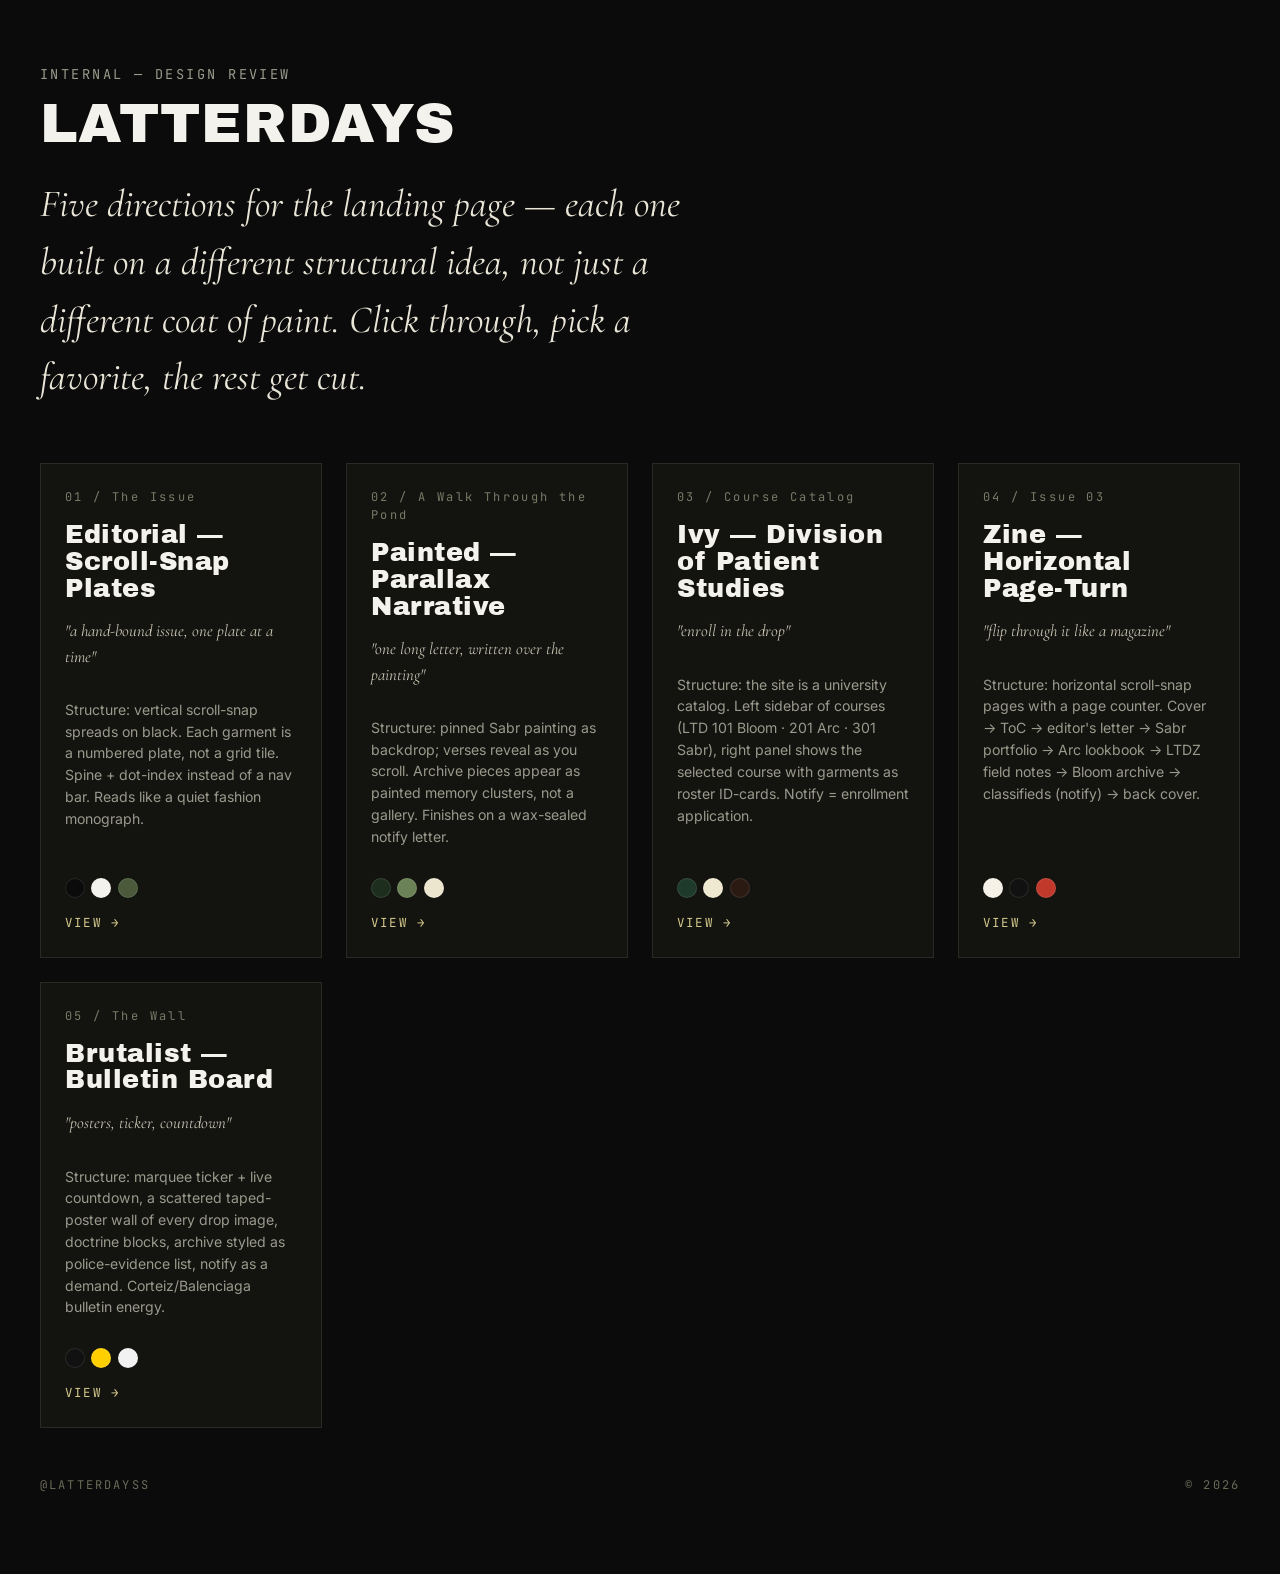
<file: index.html>
<!doctype html>
<html lang="en">
<head>
  <meta charset="utf-8" />
  <meta name="viewport" content="width=device-width,initial-scale=1" />
  <title>LATTERDAYS — Pick a Design</title>
  <meta name="description" content="Latterdays — five design directions for the brand's landing site. Pick one." />
  <link rel="stylesheet" href="styles/base.css" />
  <link rel="stylesheet" href="styles/chooser.css" />
</head>
<body class="chooser">
  <header class="chooser-head">
    <span class="sub">Internal — design review</span>
    <div class="wordmark">LATTERDAYS</div>
    <h1>Five directions for the landing page — each one built on a different structural idea, not just a different coat of paint. Click through, pick a favorite, the rest get cut.</h1>
  </header>

  <main class="chooser-grid">
    <a class="chooser-card" href="v1-editorial.html">
      <span class="num">01 / The Issue</span>
      <div class="name">Editorial — Scroll-Snap Plates</div>
      <div class="tag">"a hand-bound issue, one plate at a time"</div>
      <p class="desc">Structure: vertical scroll-snap spreads on black. Each garment is a numbered plate, not a grid tile. Spine + dot-index instead of a nav bar. Reads like a quiet fashion monograph.</p>
      <div class="swatches">
        <span class="swatch" style="background:#0b0b0b"></span>
        <span class="swatch" style="background:#f4f2ec"></span>
        <span class="swatch" style="background:#4a5a3a"></span>
      </div>
      <span class="view">View →</span>
    </a>

    <a class="chooser-card" href="v2-painted.html">
      <span class="num">02 / A Walk Through the Pond</span>
      <div class="name">Painted — Parallax Narrative</div>
      <div class="tag">"one long letter, written over the painting"</div>
      <p class="desc">Structure: pinned Sabr painting as backdrop; verses reveal as you scroll. Archive pieces appear as painted memory clusters, not a gallery. Finishes on a wax-sealed notify letter.</p>
      <div class="swatches">
        <span class="swatch" style="background:#1d2e1e"></span>
        <span class="swatch" style="background:#6a8255"></span>
        <span class="swatch" style="background:#ede6cf"></span>
      </div>
      <span class="view">View →</span>
    </a>

    <a class="chooser-card" href="v3-ivy.html">
      <span class="num">03 / Course Catalog</span>
      <div class="name">Ivy — Division of Patient Studies</div>
      <div class="tag">"enroll in the drop"</div>
      <p class="desc">Structure: the site is a university catalog. Left sidebar of courses (LTD 101 Bloom · 201 Arc · 301 Sabr), right panel shows the selected course with garments as roster ID-cards. Notify = enrollment application.</p>
      <div class="swatches">
        <span class="swatch" style="background:#1e3a2a"></span>
        <span class="swatch" style="background:#f0e9d2"></span>
        <span class="swatch" style="background:#2b1a12"></span>
      </div>
      <span class="view">View →</span>
    </a>

    <a class="chooser-card" href="v4-zine.html">
      <span class="num">04 / Issue 03</span>
      <div class="name">Zine — Horizontal Page-Turn</div>
      <div class="tag">"flip through it like a magazine"</div>
      <p class="desc">Structure: horizontal scroll-snap pages with a page counter. Cover → ToC → editor's letter → Sabr portfolio → Arc lookbook → LTDZ field notes → Bloom archive → classifieds (notify) → back cover.</p>
      <div class="swatches">
        <span class="swatch" style="background:#f5f1e6"></span>
        <span class="swatch" style="background:#111"></span>
        <span class="swatch" style="background:#c0392b"></span>
      </div>
      <span class="view">View →</span>
    </a>

    <a class="chooser-card" href="v5-brutalist.html">
      <span class="num">05 / The Wall</span>
      <div class="name">Brutalist — Bulletin Board</div>
      <div class="tag">"posters, ticker, countdown"</div>
      <p class="desc">Structure: marquee ticker + live countdown, a scattered taped-poster wall of every drop image, doctrine blocks, archive styled as police-evidence list, notify as a demand. Corteiz/Balenciaga bulletin energy.</p>
      <div class="swatches">
        <span class="swatch" style="background:#111"></span>
        <span class="swatch" style="background:#ffcf00"></span>
        <span class="swatch" style="background:#f2f2f2"></span>
      </div>
      <span class="view">View →</span>
    </a>
  </main>

  <footer class="chooser-foot">
    <span>@latterdayss</span>
    <span>© 2026</span>
  </footer>

  <script src="scripts/common.js"></script>
</body>
</html>
</file>
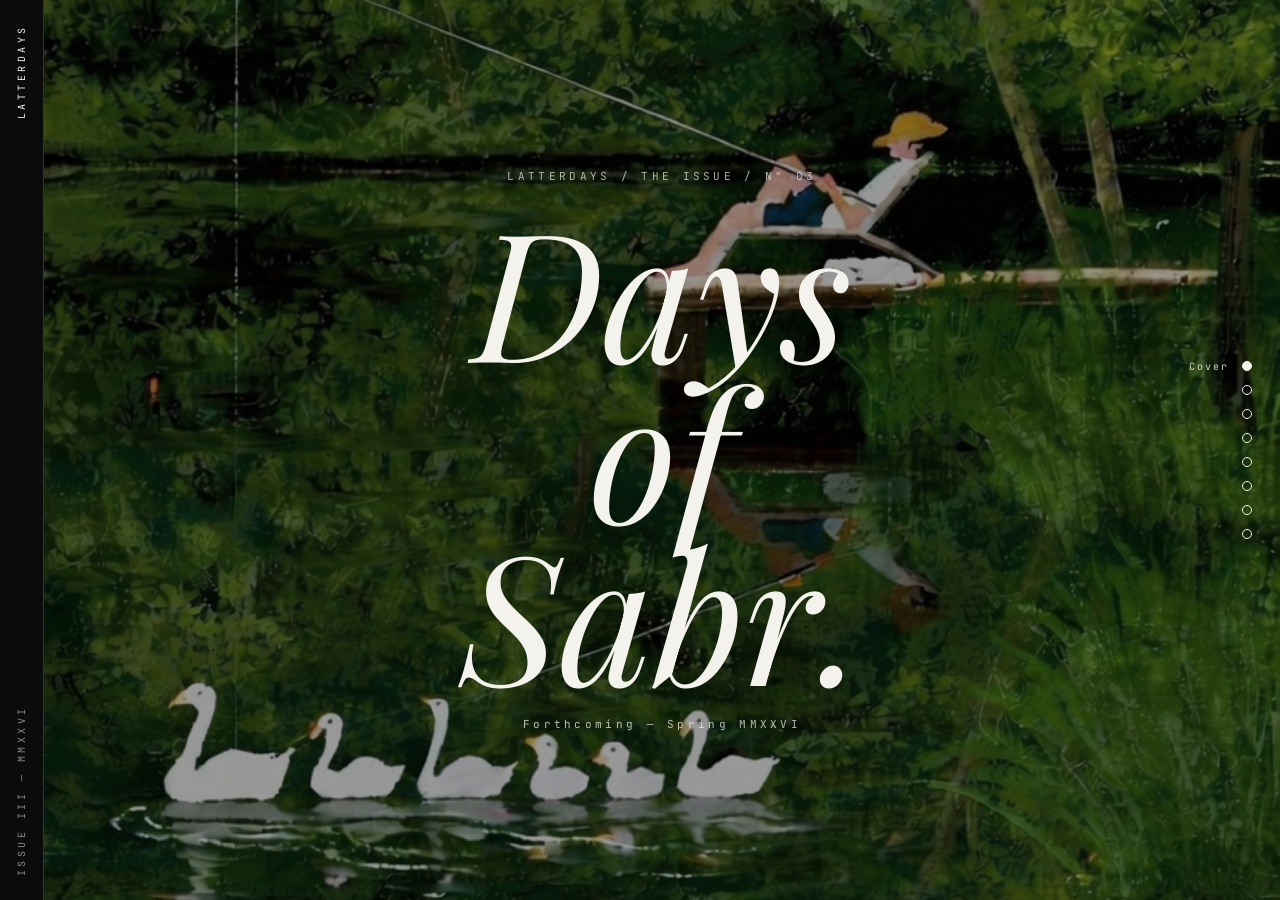
<file: v1-editorial.html>
<!doctype html>
<html lang="en">
<head>
  <meta charset="utf-8" />
  <meta name="viewport" content="width=device-width,initial-scale=1" />
  <title>LATTERDAYS — The Issue / Days of Sabr</title>
  <meta name="description" content="Latterdays — patience is the practice. An editorial issue." />
  <link rel="stylesheet" href="styles/base.css" />
  <link rel="stylesheet" href="styles/v1.css" />
</head>
<body class="v1">

  <aside class="spine" aria-hidden="true">
    <span class="spine-mark">LATTERDAYS</span>
    <span class="spine-issue">ISSUE III — MMXXVI</span>
  </aside>

  <nav class="index">
    <a href="#cover" data-label="Cover"></a>
    <a href="#colophon" data-label="Colophon"></a>
    <a href="#story" data-label="I. Patience"></a>
    <a href="#plate-i" data-label="II. Plate I"></a>
    <a href="#plate-ii" data-label="III. Plate II"></a>
    <a href="#past" data-label="IV. Archive"></a>
    <a href="#drop" data-label="V. Sabr"></a>
    <a href="#notify" data-label="VI. Notice"></a>
  </nav>

  <main class="stack">

    <section id="cover" class="plate cover">
      <img class="plate-bleed" src="assets/drops/sabr-keyart.png" alt="Days of Sabr painted key art" />
      <div class="cover-titling">
        <span class="eyebrow">Latterdays / The Issue / N° 03</span>
        <h1>Days<br/>of<br/>Sabr.</h1>
        <span class="foot">Forthcoming — Spring MMXXVI</span>
      </div>
    </section>

    <section id="colophon" class="plate colophon">
      <div class="col-left">
        <span class="label">Colophon</span>
        <p>An issue in five plates, on the discipline of patience. Printed in longhand, distributed in whispers.</p>
        <dl>
          <dt>Title</dt><dd>Days of Sabr</dd>
          <dt>Edition</dt><dd>III / MMXXVI</dd>
          <dt>House</dt><dd>Latterdays</dd>
          <dt>Pressing</dt><dd>Limited</dd>
        </dl>
      </div>
      <div class="col-right">
        <span class="big-numeral">03</span>
        <span class="kanji">忍耐</span>
      </div>
    </section>

    <section id="story" class="plate essay">
      <span class="plate-num">Plate I</span>
      <h2>"Patience<br/>is<br/>the practice."</h2>
      <p>
        Sabr — the Arabic word for patience. Nintai — its Japanese mirror. Both point to the same discipline: a life shaped by what you refuse to rush. Latterdays is the wardrobe of that practice.
      </p>
      <p class="attribution">— Editor's letter</p>
    </section>

    <section id="plate-i" class="plate object">
      <figure>
        <img src="assets/drops/arc-detail-zip.jpg" alt="Forest green quarter-zip — Days of Arc" />
        <figcaption>
          <span class="num">Plate II</span>
          <span class="name">Quarter-zip, forest.</span>
          <span class="meta">Cotton · F/W MMXXIV · Days of Arc</span>
        </figcaption>
      </figure>
    </section>

    <section id="plate-ii" class="plate object tall">
      <figure>
        <img src="assets/drops/arc-jersey-pink.jpg" alt="Days Are Here pink jersey" />
        <figcaption>
          <span class="num">Plate III</span>
          <span class="name">"Days Are Here" jersey.</span>
          <span class="meta">Mesh knit · Edition 2024 · Days of Arc</span>
        </figcaption>
      </figure>
    </section>

    <section id="past" class="plate archive">
      <header class="archive-head">
        <span class="plate-num">Plate IV</span>
        <h2>The Archive.</h2>
        <p>Everything that came before the pond.</p>
      </header>

      <article class="chapter">
        <div class="chapter-head">
          <span class="year">MMXXIV</span>
          <h3>Days of Arc</h3>
          <span class="status">Available</span>
        </div>
        <div class="filmstrip">
          <figure><img src="assets/drops/arc-hero.jpg" alt="Arc collection" /><figcaption>i · Collection</figcaption></figure>
          <figure><img src="assets/drops/arc-lookbook-01.jpg" alt="Arc lookbook" /><figcaption>ii · Lookbook</figcaption></figure>
          <figure><img src="assets/drops/arc-lookbook-02.jpg" alt="Arc lookbook" /><figcaption>iii · Lookbook</figcaption></figure>
          <figure><img src="assets/drops/arc-beanies.jpg" alt="Houndstooth beanies" /><figcaption>iv · Beanies</figcaption></figure>
          <figure><img src="assets/drops/arc-lifestyle-01.jpg" alt="LTDZ lifestyle" /><figcaption>v · LTDZ</figcaption></figure>
          <figure><img src="assets/drops/arc-lifestyle-02.jpg" alt="LTDZ lifestyle" /><figcaption>vi · LTDZ</figcaption></figure>
        </div>
      </article>

      <article class="chapter">
        <div class="chapter-head">
          <span class="year">MMXXIII</span>
          <h3>Days of Bloom</h3>
          <span class="status">Sold through</span>
        </div>
        <div class="filmstrip pair">
          <figure><img src="assets/drops/bloom-hats.jpg" alt="Bloom trucker hats" /><figcaption>i · Truckers</figcaption></figure>
          <figure><img src="assets/drops/bloom-lookbook.jpg" alt="Build Bridges tees" /><figcaption>ii · Build Bridges</figcaption></figure>
        </div>
      </article>
    </section>

    <section id="drop" class="plate feature">
      <div class="feature-grid">
        <figure class="feature-art">
          <img src="assets/drops/sabr-keyart.png" alt="Days of Sabr — key art" />
        </figure>
        <div class="feature-copy">
          <span class="plate-num">Plate V</span>
          <h2>Days<br/>of<br/>Sabr.</h2>
          <p class="pull">Painted by hand. Cut to last. A capsule for the quiet hours.</p>
          <p>A return to the pond. The pieces are few and the pace is slow; what we make is what waits to be worn. No restock. No hurry.</p>
          <a class="btn" href="#notify">Be first on the drop</a>
        </div>
      </div>
    </section>

    <section id="notify" class="plate notice">
      <div class="notice-card">
        <span class="plate-num">Plate VI — Notice</span>
        <h2>The house<br/>will write<br/>once.</h2>
        <p>One email per drop. Nothing else. We don't waste your patience.</p>
        <form class="notify-form" action="YOUR_FORMSPREE_ENDPOINT" method="POST">
          <input type="email" name="email" placeholder="your email" required />
          <button type="submit">Subscribe</button>
        </form>
        <div class="form-msg" aria-live="polite"></div>
      </div>
    </section>

    <footer class="plate endpaper">
      <div class="end-row">
        <span>End of Issue III</span>
        <a href="https://instagram.com/latterdayss" target="_blank" rel="noopener">@latterdayss</a>
        <span>Latterdays © MMXXVI</span>
      </div>
    </footer>

  </main>

  <script src="scripts/common.js"></script>
  <script>
    (function(){
      const links = document.querySelectorAll('.index a');
      const sections = [...links].map(a => document.querySelector(a.getAttribute('href'))).filter(Boolean);
      const io = new IntersectionObserver((entries)=>{
        for (const e of entries) {
          if (e.isIntersecting) {
            const id = '#' + e.target.id;
            links.forEach(l => l.classList.toggle('on', l.getAttribute('href') === id));
          }
        }
      }, { threshold: 0.5 });
      sections.forEach(s => io.observe(s));
    })();
  </script>
</body>
</html>
</file>
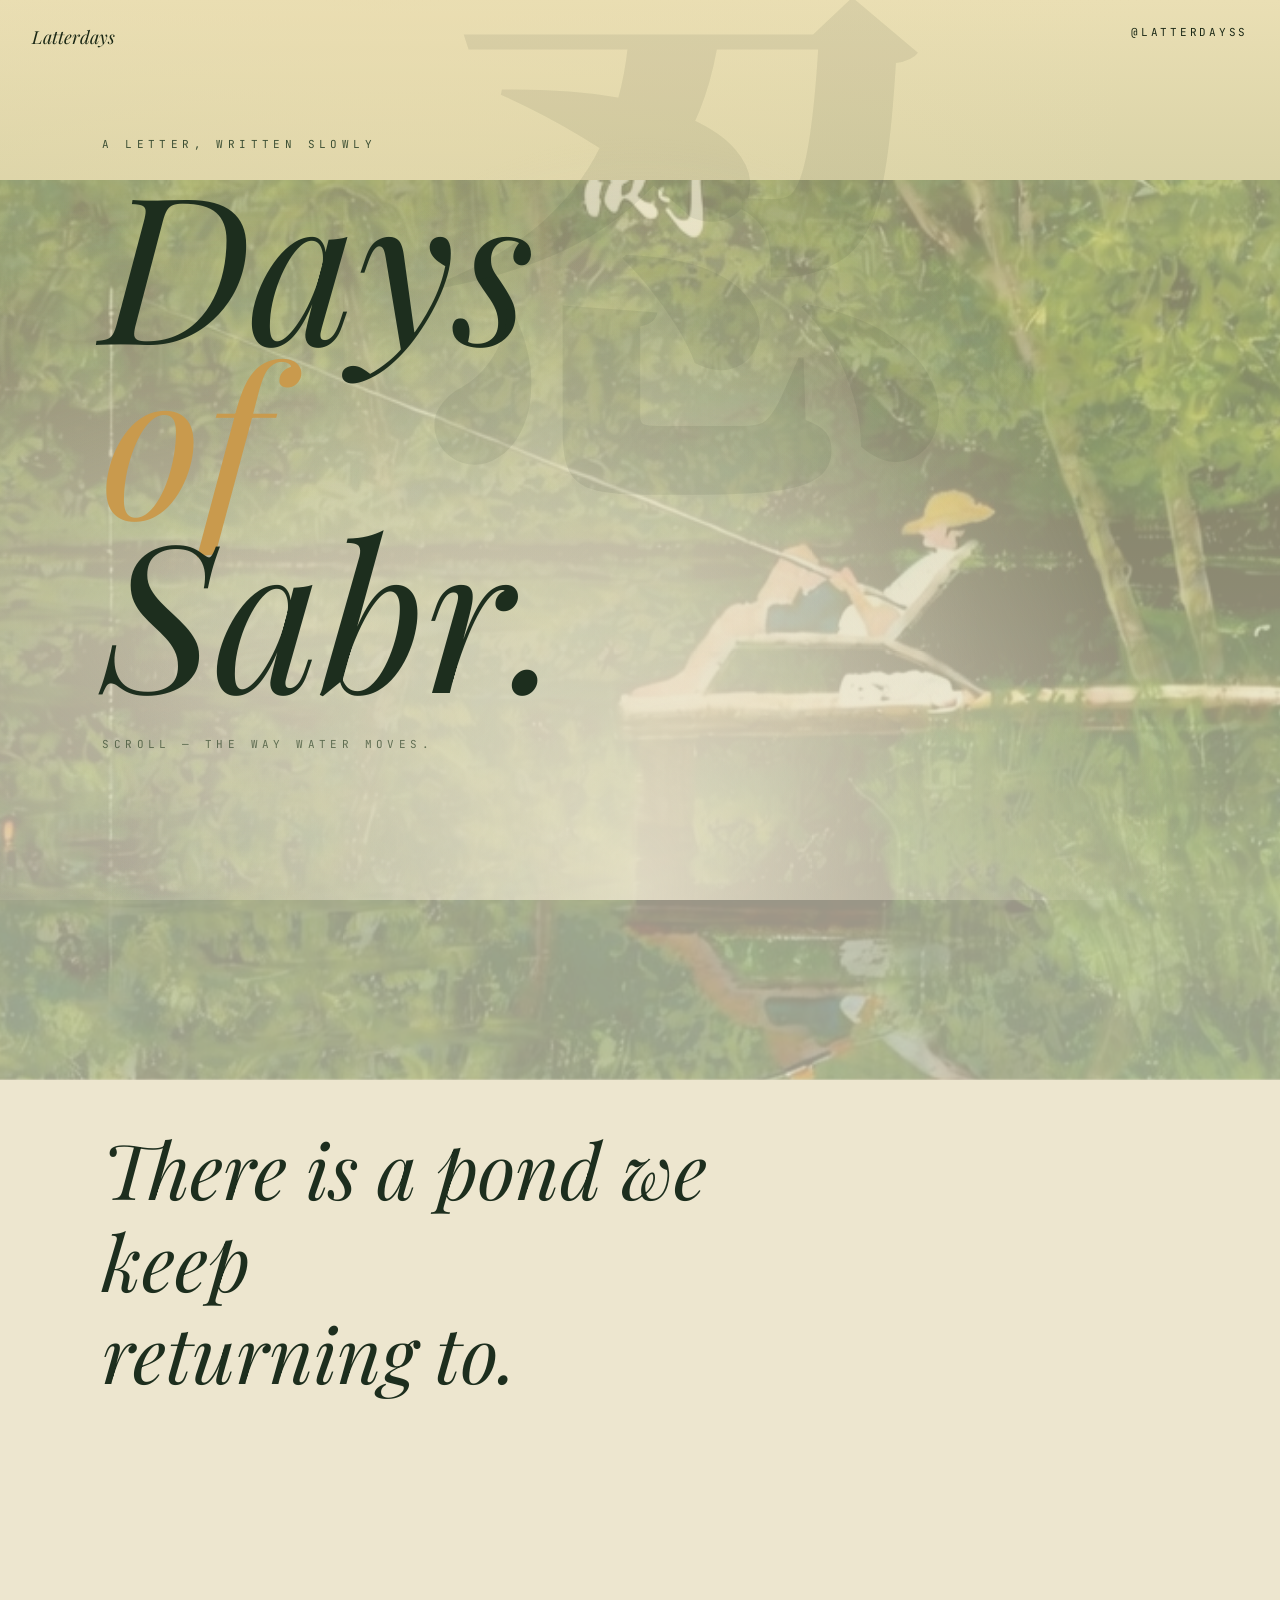
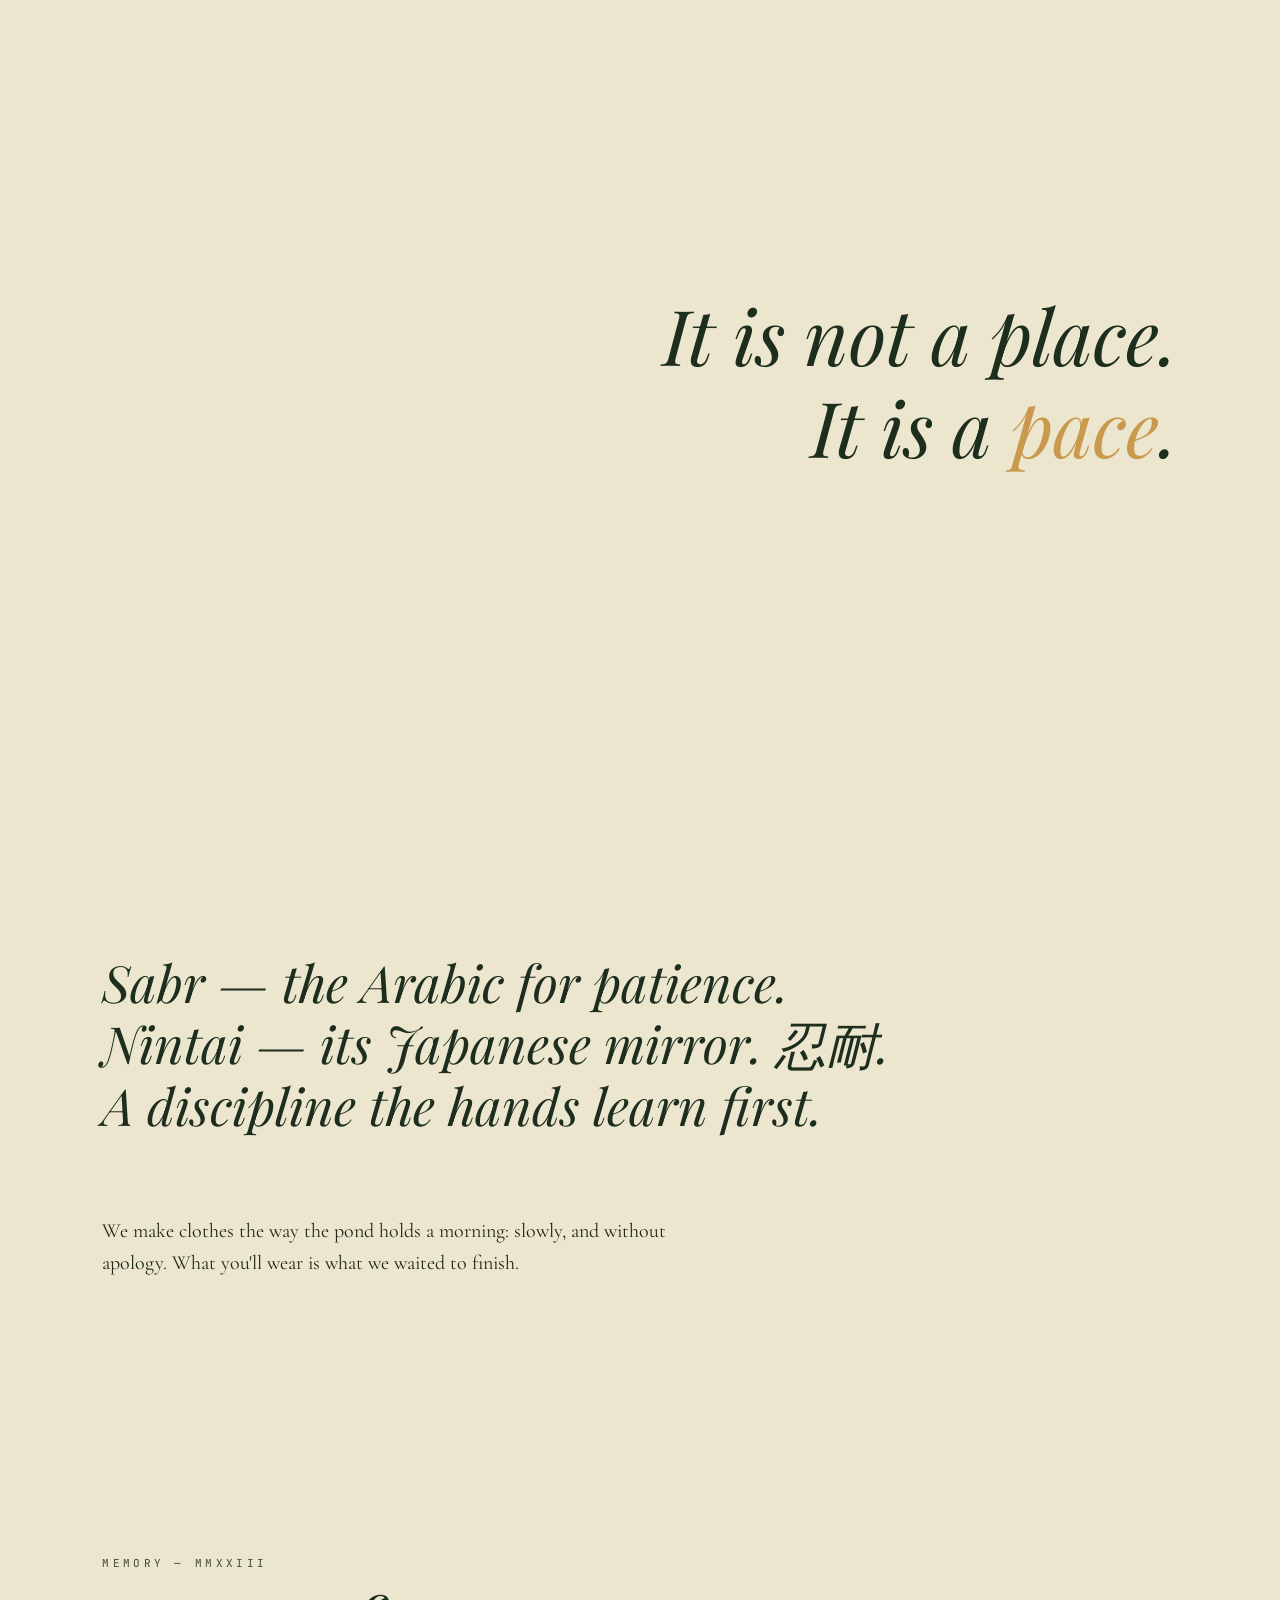
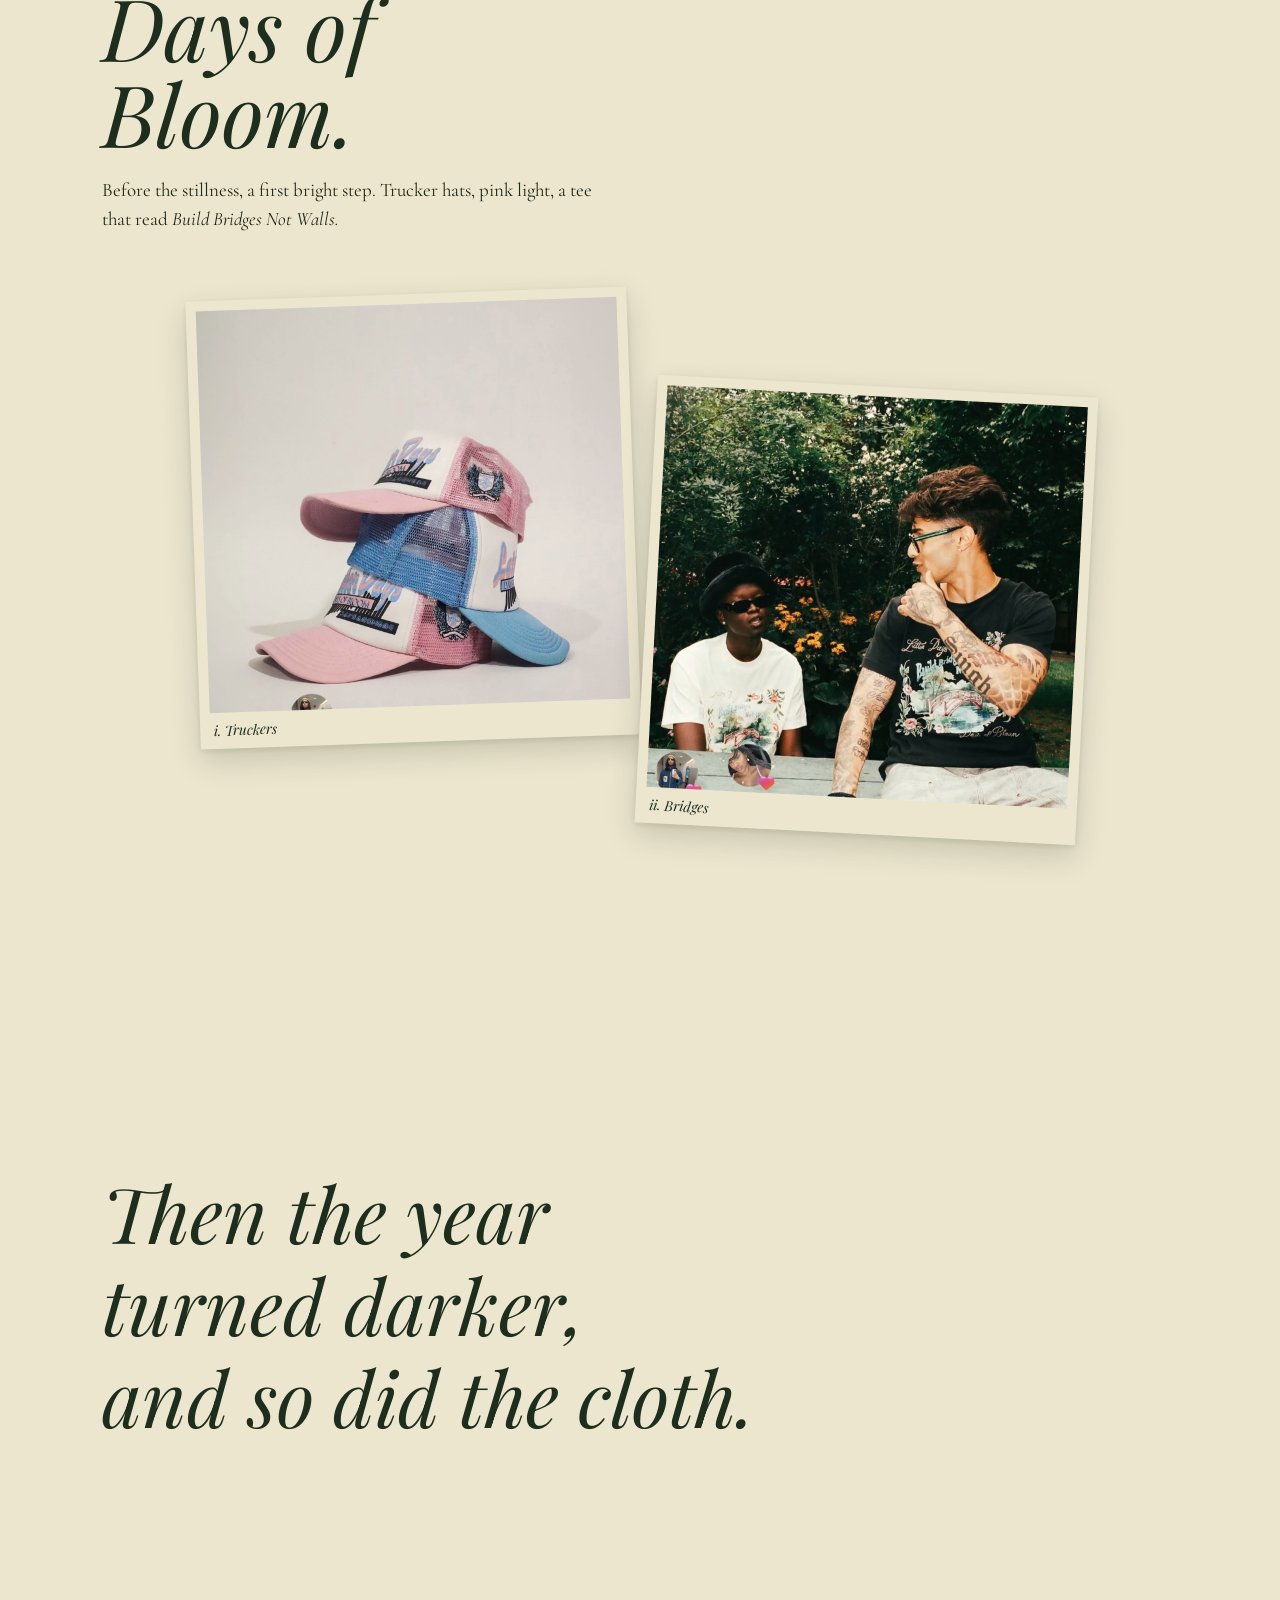
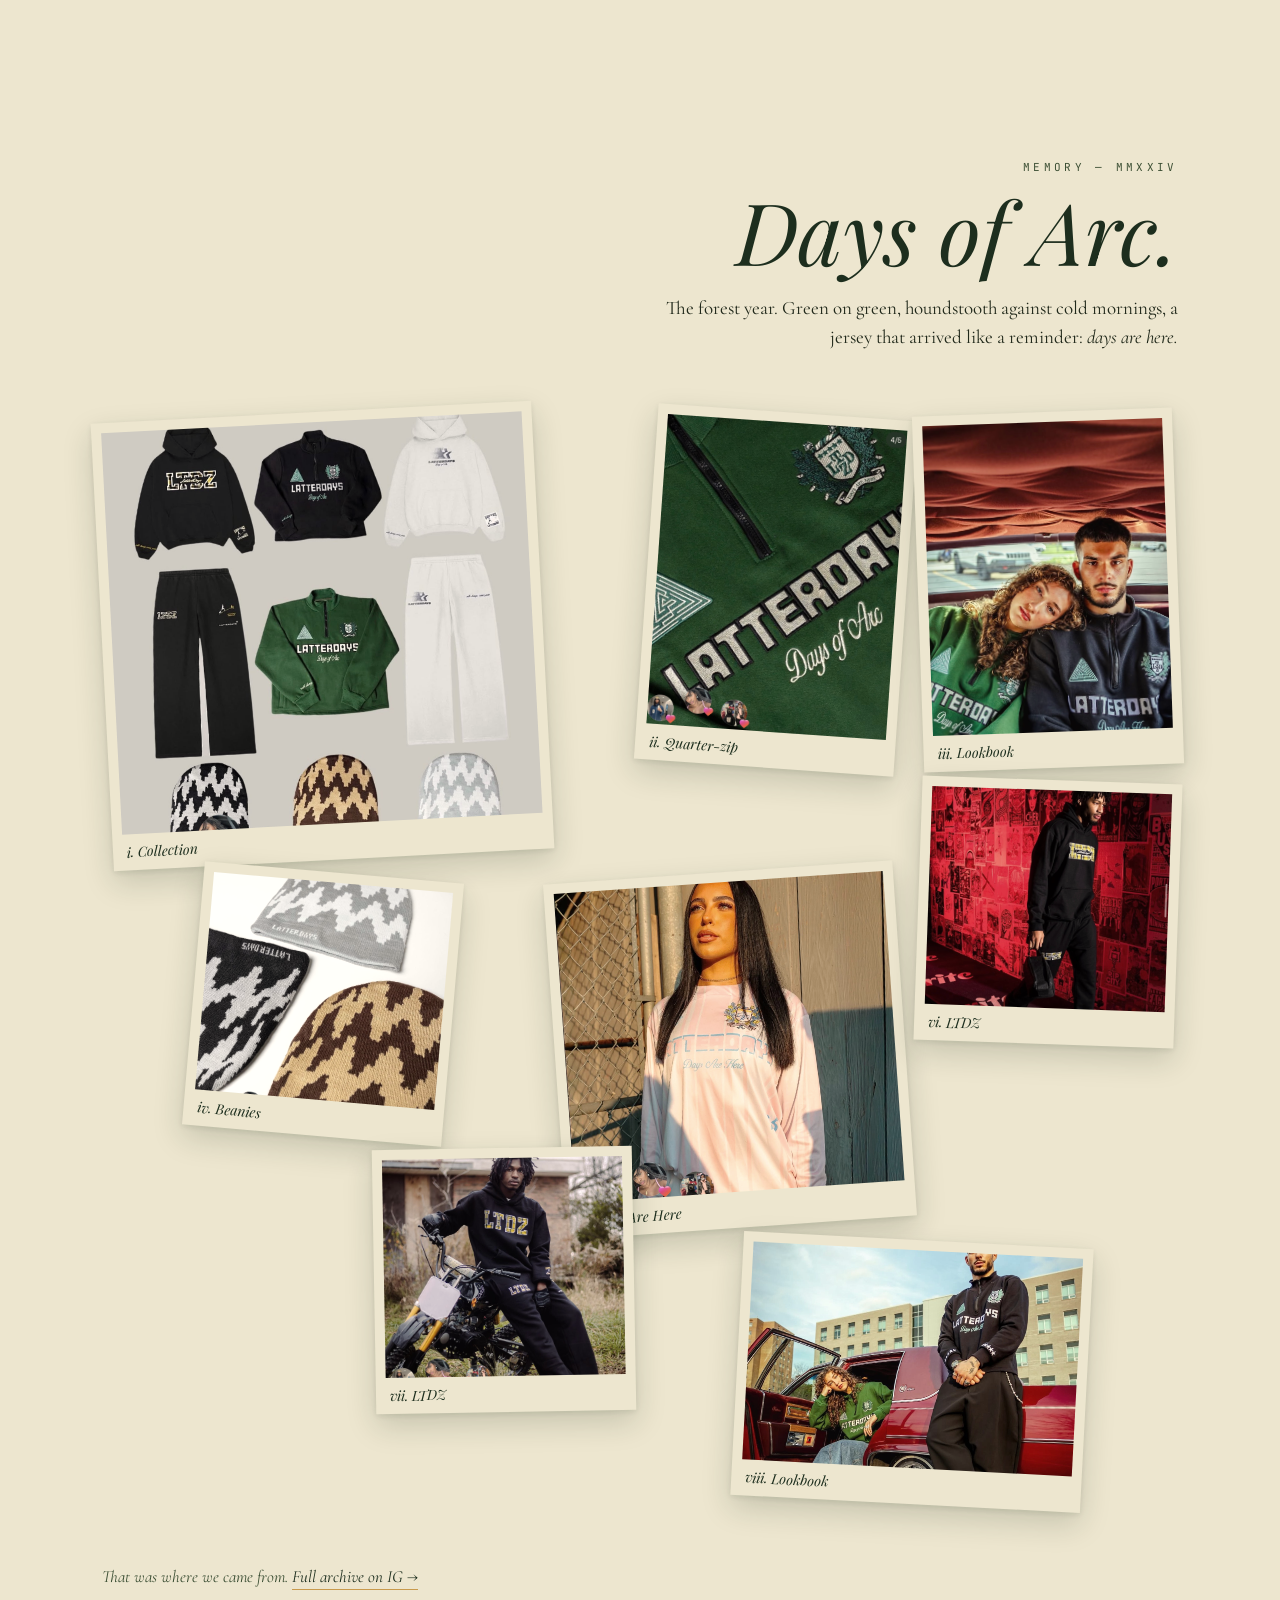
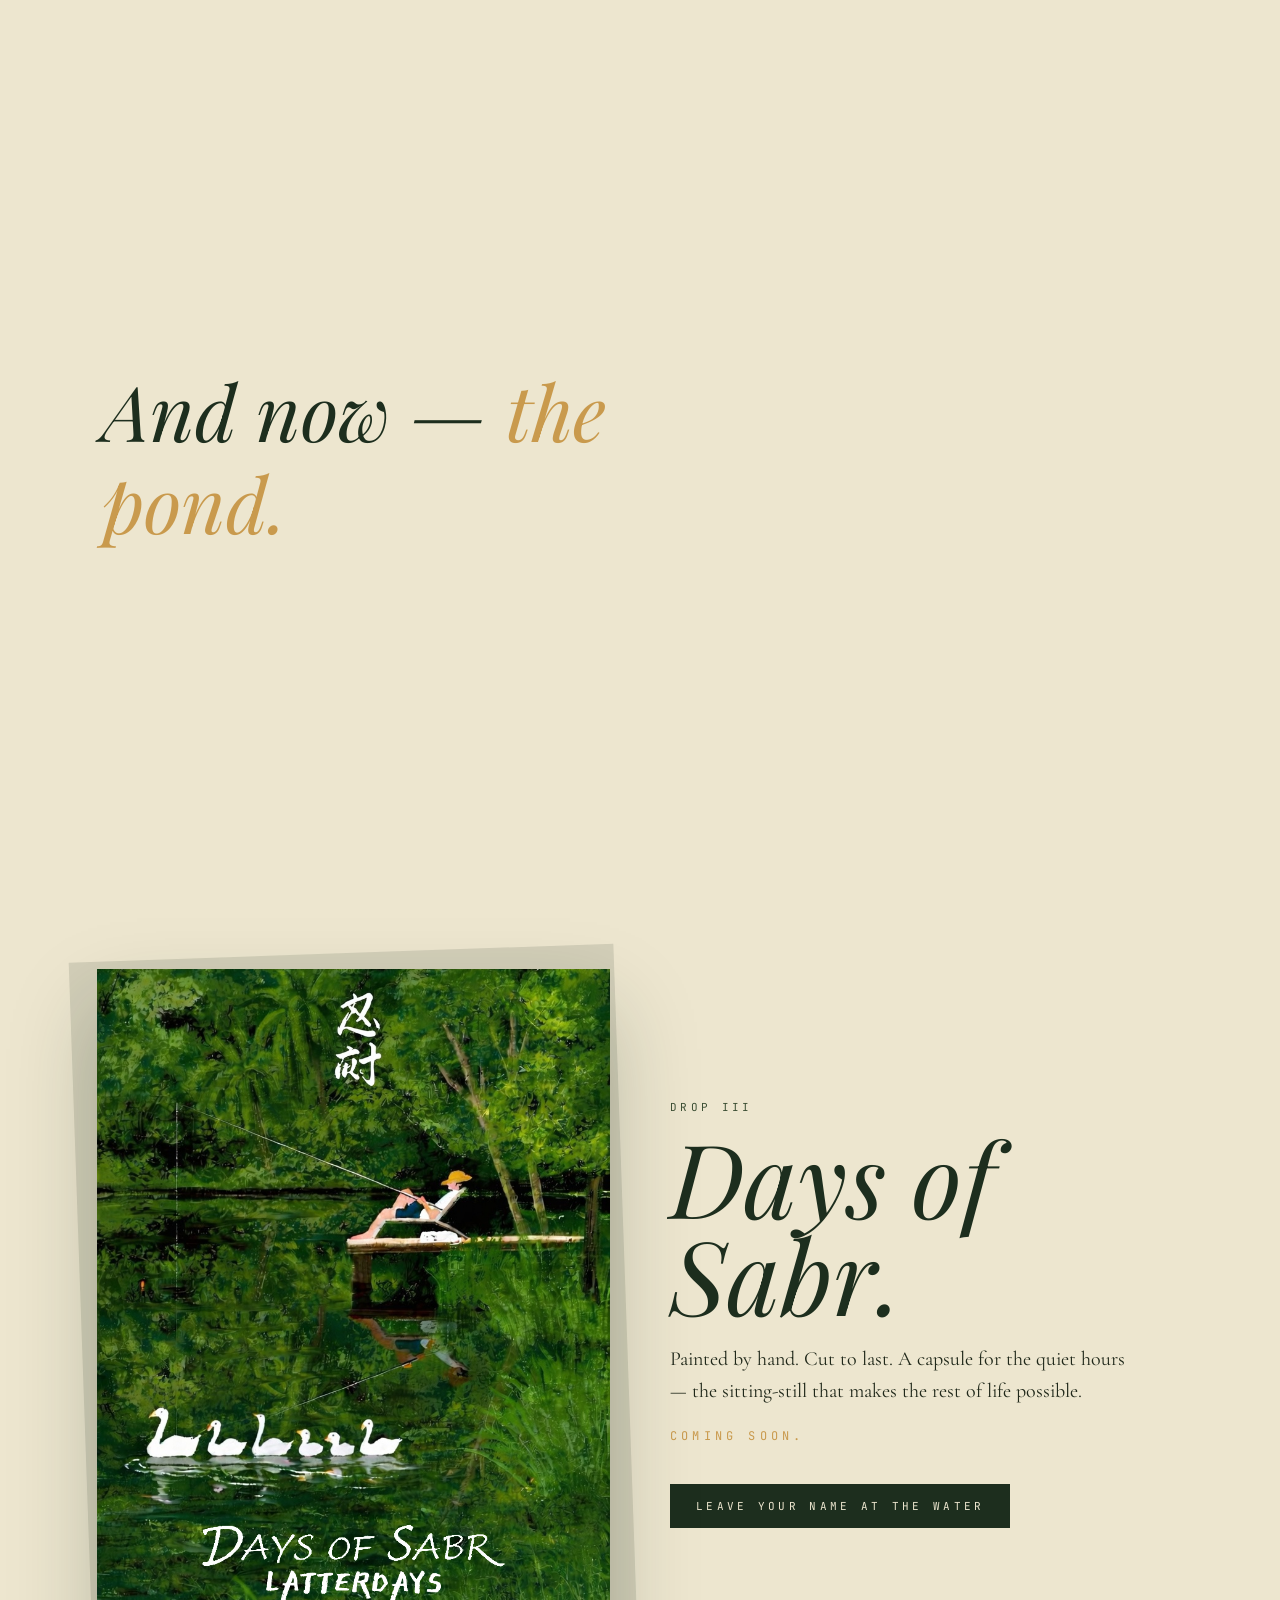
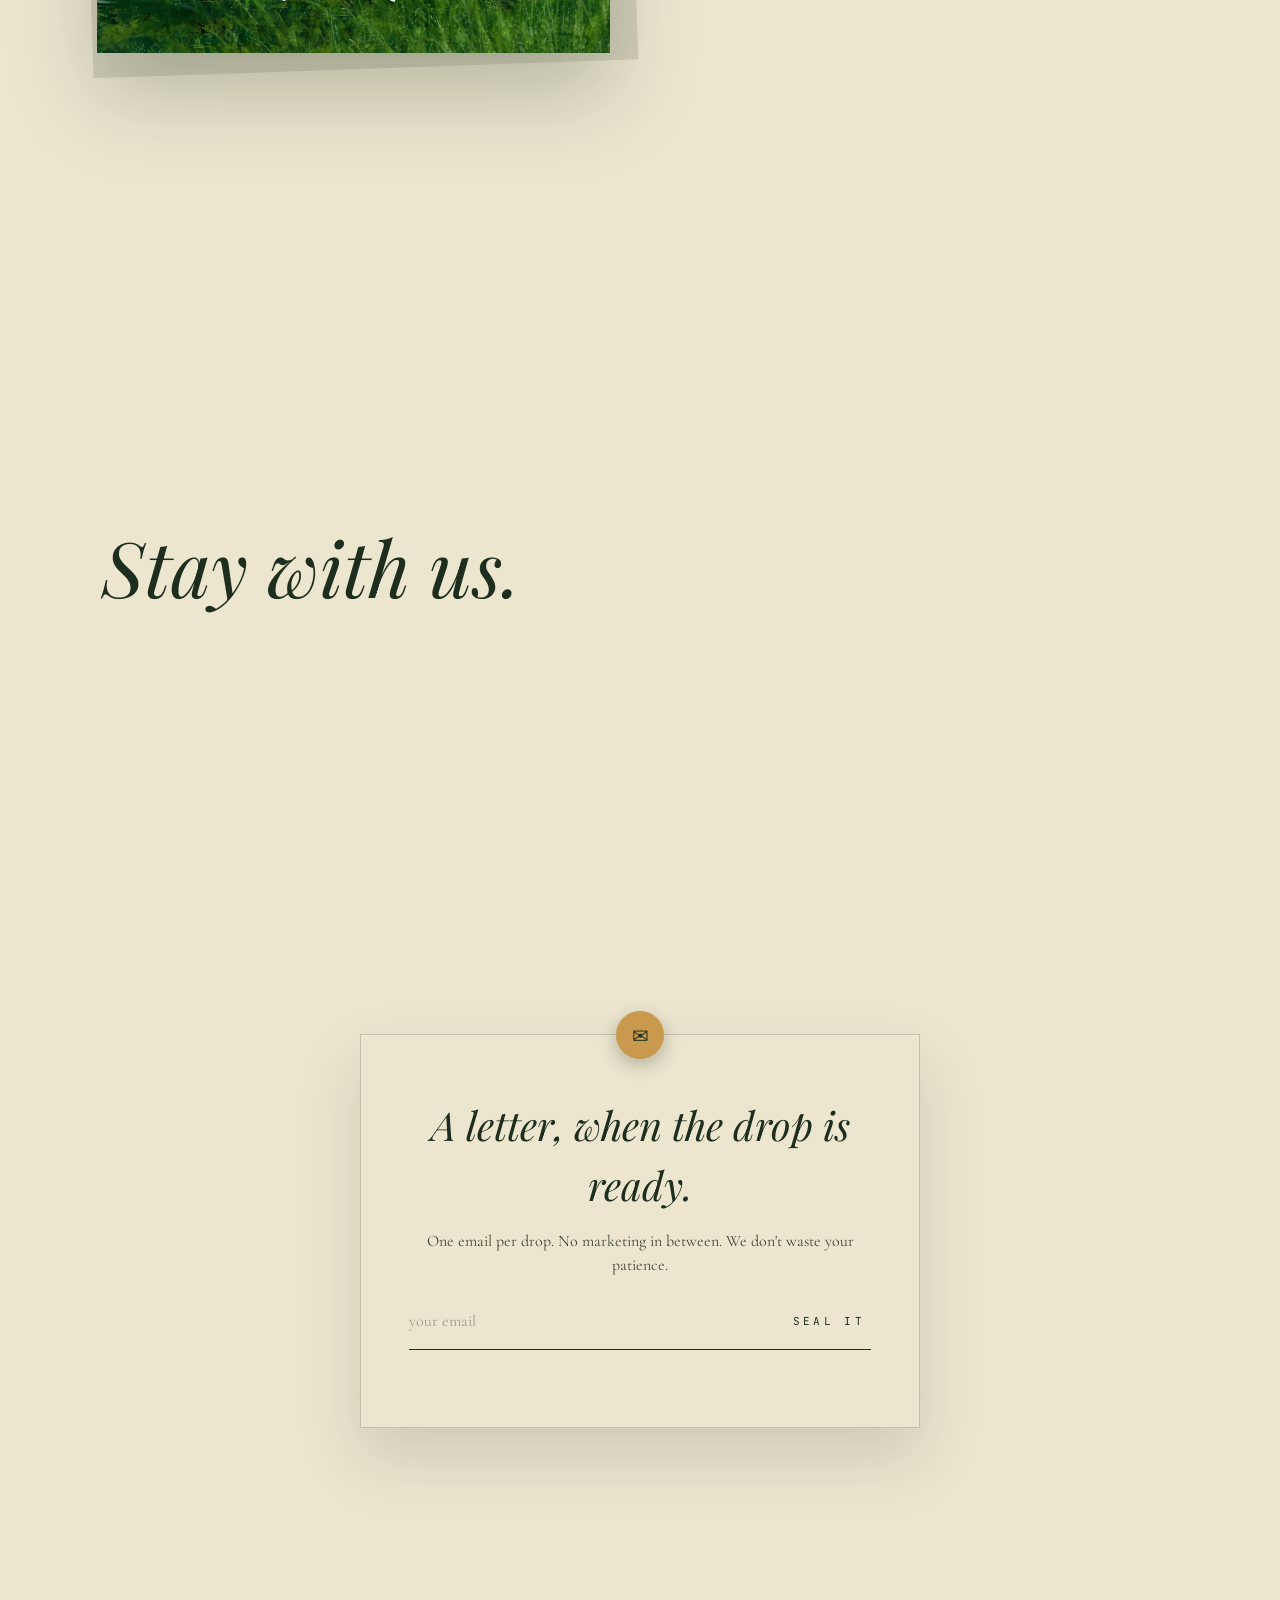
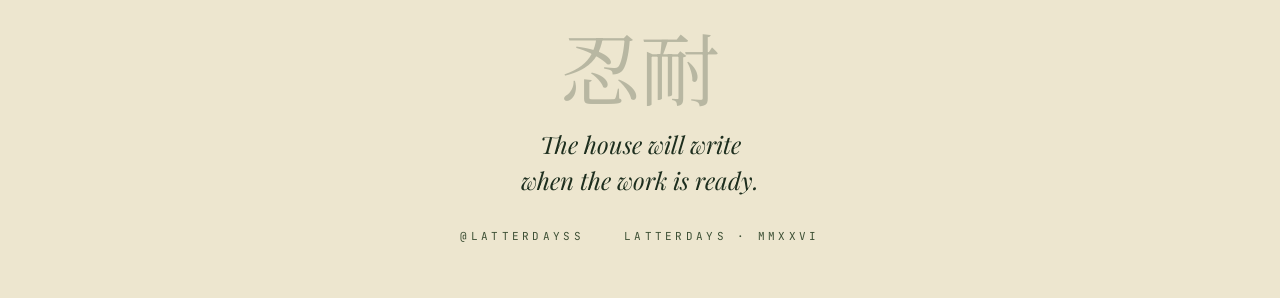
<file: v2-painted.html>
<!doctype html>
<html lang="en">
<head>
  <meta charset="utf-8" />
  <meta name="viewport" content="width=device-width,initial-scale=1" />
  <title>LATTERDAYS — A walk through the pond</title>
  <meta name="description" content="Latterdays — a painted walk through the Days of Sabr." />
  <link rel="stylesheet" href="styles/base.css" />
  <link rel="stylesheet" href="styles/v2.css" />
</head>
<body class="v2">

  <div class="sky" aria-hidden="true"></div>
  <div class="pond" aria-hidden="true"></div>
  <div class="mist" aria-hidden="true"></div>

  <a class="top-mark" href="#top">Latterdays</a>
  <a class="ig-link" href="https://instagram.com/latterdayss" target="_blank" rel="noopener">@latterdayss</a>

  <main class="scroll">

    <section id="top" class="verse opening">
      <span class="kanji-huge" aria-hidden="true">忍</span>
      <span class="eyebrow">A letter, written slowly</span>
      <h1>Days<br/><em>of</em><br/>Sabr.</h1>
      <p class="whisper">Scroll — the way water moves.</p>
    </section>

    <section class="verse">
      <p class="stanza">
        There is a pond we keep<br/>
        returning to.
      </p>
    </section>

    <section class="verse right">
      <p class="stanza">
        It is not a place.<br/>
        It is a <em>pace</em>.
      </p>
    </section>

    <section id="story" class="verse wide">
      <p class="stanza lead">
        Sabr — the Arabic for patience.<br/>
        Nintai — its Japanese mirror. 忍耐.<br/>
        A discipline the hands learn first.
      </p>
      <p class="stanza small">
        We make clothes the way the pond holds a morning: slowly, and without apology. What you'll wear is what we waited to finish.
      </p>
    </section>

    <section class="interlude">
      <div class="interlude-head">
        <span class="chapter-num">Memory — MMXXIII</span>
        <h2><em>Days of Bloom.</em></h2>
        <p>Before the stillness, a first bright step. Trucker hats, pink light, a tee that read <em>Build Bridges Not Walls.</em></p>
      </div>
      <div class="memory-cluster bloom">
        <figure class="memory m1">
          <img src="assets/drops/bloom-hats.jpg" alt="Bloom trucker hats" />
          <figcaption>i. Truckers</figcaption>
        </figure>
        <figure class="memory m2">
          <img src="assets/drops/bloom-lookbook.jpg" alt="Build Bridges tees" />
          <figcaption>ii. Bridges</figcaption>
        </figure>
      </div>
    </section>

    <section class="verse">
      <p class="stanza">
        Then the year<br/>
        turned darker,<br/>
        and so did the cloth.
      </p>
    </section>

    <section class="interlude">
      <div class="interlude-head right-align">
        <span class="chapter-num">Memory — MMXXIV</span>
        <h2><em>Days of Arc.</em></h2>
        <p>The forest year. Green on green, houndstooth against cold mornings, a jersey that arrived like a reminder: <em>days are here.</em></p>
      </div>
      <div class="memory-cluster arc">
        <figure class="memory m1"><img src="assets/drops/arc-hero.jpg" alt="Arc collection" /><figcaption>i. Collection</figcaption></figure>
        <figure class="memory m2"><img src="assets/drops/arc-detail-zip.jpg" alt="Quarter-zip" /><figcaption>ii. Quarter-zip</figcaption></figure>
        <figure class="memory m3"><img src="assets/drops/arc-lookbook-01.jpg" alt="Arc lookbook" /><figcaption>iii. Lookbook</figcaption></figure>
        <figure class="memory m4"><img src="assets/drops/arc-beanies.jpg" alt="Houndstooth beanies" /><figcaption>iv. Beanies</figcaption></figure>
        <figure class="memory m5"><img src="assets/drops/arc-jersey-pink.jpg" alt="Days Are Here jersey" /><figcaption>v. Days Are Here</figcaption></figure>
        <figure class="memory m6"><img src="assets/drops/arc-lifestyle-01.jpg" alt="LTDZ lifestyle" /><figcaption>vi. LTDZ</figcaption></figure>
        <figure class="memory m7"><img src="assets/drops/arc-lifestyle-02.jpg" alt="LTDZ lifestyle" /><figcaption>vii. LTDZ</figcaption></figure>
        <figure class="memory m8"><img src="assets/drops/arc-lookbook-02.jpg" alt="Arc lookbook" /><figcaption>viii. Lookbook</figcaption></figure>
      </div>
      <p id="past" class="archive-link">That was where we came from. <a href="https://instagram.com/latterdayss" target="_blank" rel="noopener">Full archive on IG →</a></p>
    </section>

    <section class="verse">
      <p class="stanza">
        And now — <em>the pond.</em>
      </p>
    </section>

    <section id="drop" class="verse painting-reveal">
      <figure class="keyart">
        <img src="assets/drops/sabr-keyart.png" alt="Days of Sabr — painted key art" />
      </figure>
      <div class="reveal-copy">
        <span class="chapter-num">Drop III</span>
        <h2><em>Days of Sabr.</em></h2>
        <p>
          Painted by hand. Cut to last. A capsule for the quiet hours — the sitting-still that makes the rest of life possible.
        </p>
        <p class="coming">Coming soon.</p>
        <a class="btn" href="#notify">Leave your name at the water</a>
      </div>
    </section>

    <section class="verse">
      <p class="stanza">
        Stay with us.
      </p>
    </section>

    <section id="notify" class="letter">
      <div class="envelope">
        <span class="wax" aria-hidden="true">✉</span>
        <h3>A letter, when the drop is ready.</h3>
        <p>One email per drop. No marketing in between. We don't waste your patience.</p>
        <form class="notify-form" action="YOUR_FORMSPREE_ENDPOINT" method="POST">
          <label class="sr-only" for="v2-email">Email</label>
          <input id="v2-email" type="email" name="email" placeholder="your email" required />
          <button type="submit">Seal it</button>
        </form>
        <div class="form-msg" aria-live="polite"></div>
      </div>
    </section>

    <footer class="closing">
      <span class="kanji-small" aria-hidden="true">忍耐</span>
      <p>The house will write<br/>when the work is ready.</p>
      <div class="closing-row">
        <a href="https://instagram.com/latterdayss" target="_blank" rel="noopener">@latterdayss</a>
        <span>Latterdays · MMXXVI</span>
      </div>
    </footer>

  </main>

  <script src="scripts/common.js"></script>
  <script>
    (function(){
      const pond = document.querySelector('.pond');
      const sky = document.querySelector('.sky');
      const mist = document.querySelector('.mist');
      if (!pond) return;
      function onScroll(){
        const y = window.scrollY;
        const h = Math.max(document.body.scrollHeight - window.innerHeight, 1);
        const p = Math.min(y / h, 1);
        pond.style.transform = `translateY(${y * 0.18}px) scale(${1 + p * 0.08})`;
        pond.style.opacity = String(0.35 + p * 0.45);
        if (sky) sky.style.opacity = String(1 - p * 0.6);
        if (mist) mist.style.transform = `translateY(${y * 0.05}px)`;
      }
      window.addEventListener('scroll', onScroll, { passive: true });
      onScroll();
    })();
  </script>
</body>
</html>
</file>
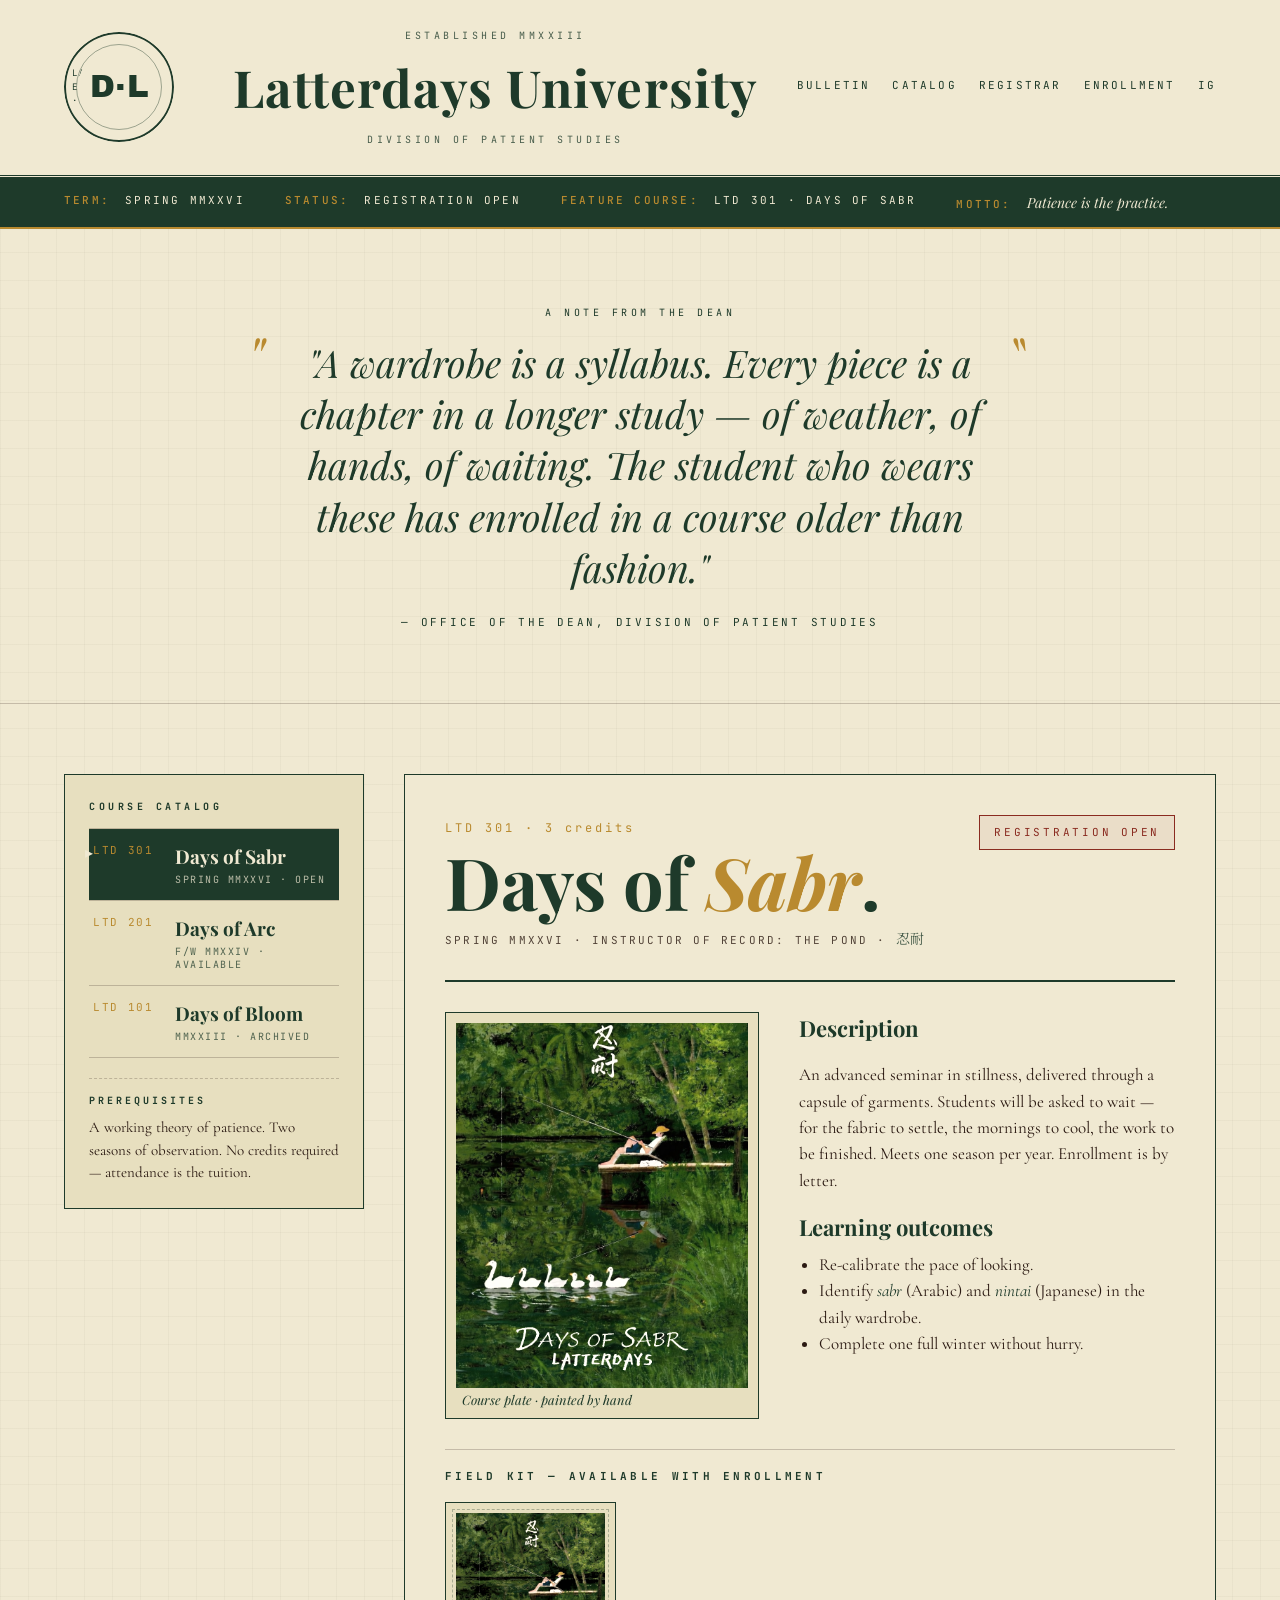
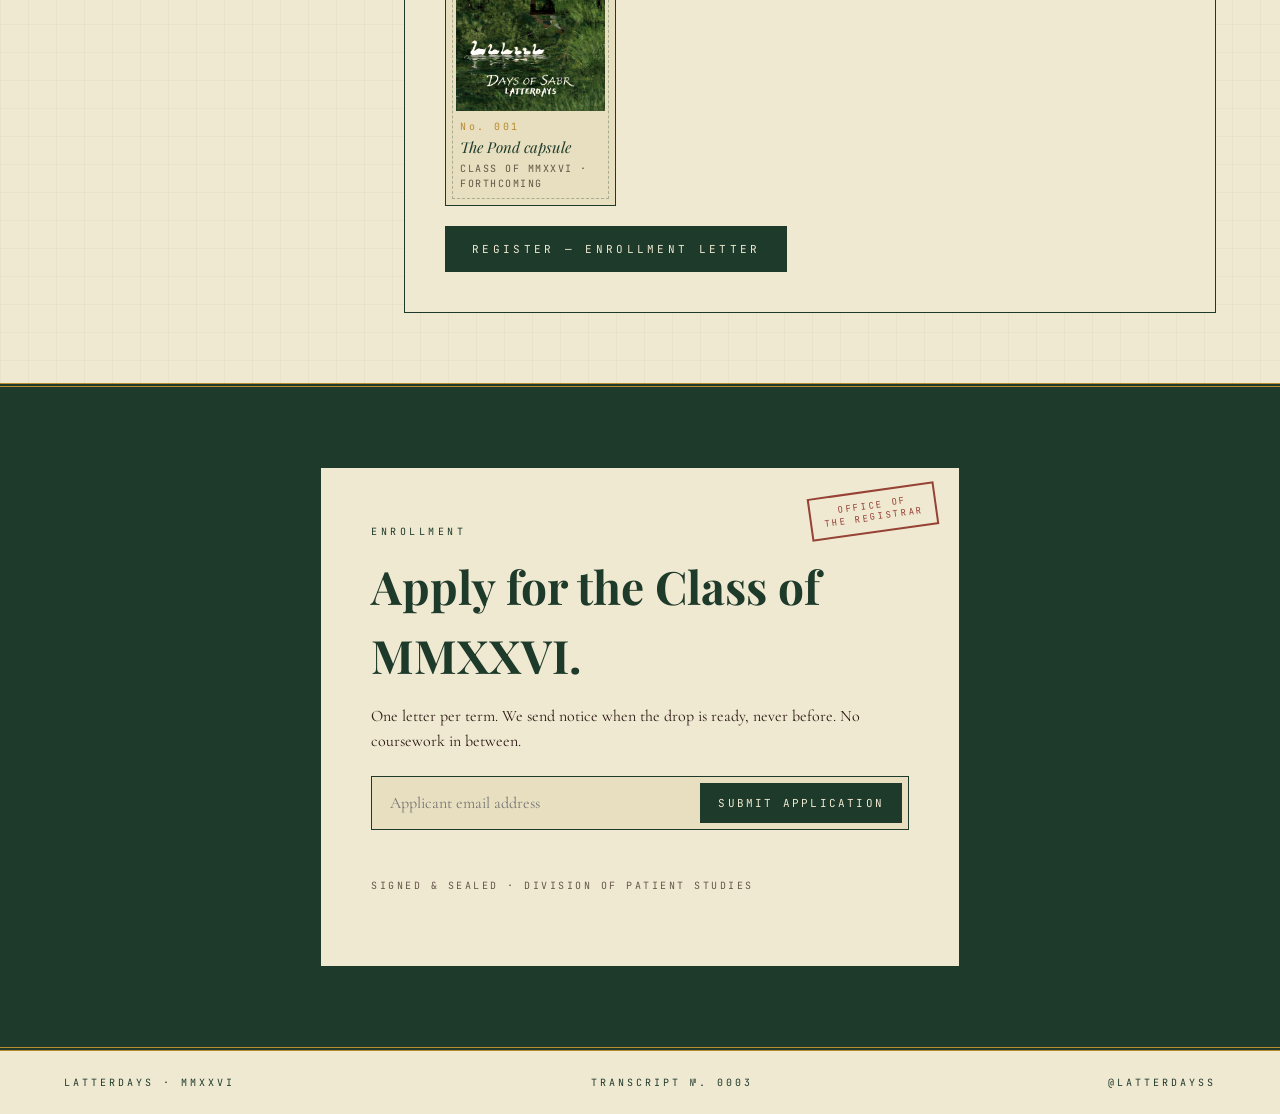
<file: v3-ivy.html>
<!doctype html>
<html lang="en">
<head>
  <meta charset="utf-8" />
  <meta name="viewport" content="width=device-width,initial-scale=1" />
  <title>LATTERDAYS — Course Catalog / Days of Sabr</title>
  <meta name="description" content="Latterdays University — Division of Patient Studies. Course catalog." />
  <link rel="stylesheet" href="styles/base.css" />
  <link rel="stylesheet" href="styles/v3.css" />
</head>
<body class="v3">

  <header class="gown">
    <div class="crest" aria-hidden="true">
      <div class="monogram">D·L</div>
      <div class="crest-ring">LATTERDAYS · EST · MMXXIII · 忍耐</div>
    </div>
    <div class="gown-title">
      <span class="est">Established MMXXIII</span>
      <h1>Latterdays University</h1>
      <span class="division">Division of Patient Studies</span>
    </div>
    <nav class="gown-nav">
      <a href="#bulletin">Bulletin</a>
      <a href="#catalog">Catalog</a>
      <a href="#past">Registrar</a>
      <a href="#notify">Enrollment</a>
      <a href="https://instagram.com/latterdayss" target="_blank" rel="noopener">IG</a>
    </nav>
  </header>

  <section id="bulletin" class="bulletin">
    <div class="bulletin-row">
      <span><strong>Term:</strong> Spring MMXXVI</span>
      <span><strong>Status:</strong> Registration open</span>
      <span><strong>Feature course:</strong> LTD 301 · Days of Sabr</span>
      <span><strong>Motto:</strong> <em>Patience is the practice.</em></span>
    </div>
  </section>

  <section id="story" class="dean">
    <div class="dean-inner">
      <span class="section-label">A note from the Dean</span>
      <blockquote>
        "A wardrobe is a syllabus. Every piece is a chapter in a longer study — of weather, of hands, of waiting. The student who wears these has enrolled in a course older than fashion."
      </blockquote>
      <cite>— Office of the Dean, Division of Patient Studies</cite>
    </div>
  </section>

  <section id="catalog" class="catalog">
    <aside class="course-list">
      <h2 class="section-label">Course Catalog</h2>
      <ul role="tablist">
        <li>
          <button class="course-tab" data-course="sabr" role="tab" aria-selected="true">
            <span class="code">LTD 301</span>
            <span class="title">Days of Sabr</span>
            <span class="term">Spring MMXXVI · open</span>
          </button>
        </li>
        <li>
          <button class="course-tab" data-course="arc" role="tab" aria-selected="false">
            <span class="code">LTD 201</span>
            <span class="title">Days of Arc</span>
            <span class="term">F/W MMXXIV · available</span>
          </button>
        </li>
        <li>
          <button class="course-tab" data-course="bloom" role="tab" aria-selected="false">
            <span class="code">LTD 101</span>
            <span class="title">Days of Bloom</span>
            <span class="term">MMXXIII · archived</span>
          </button>
        </li>
      </ul>

      <div class="prereqs">
        <h3>Prerequisites</h3>
        <p>A working theory of patience. Two seasons of observation. No credits required — attendance is the tuition.</p>
      </div>
    </aside>

    <article id="drop" class="course-panel" data-course="sabr">
      <header class="course-head">
        <div>
          <span class="code">LTD 301 · 3 credits</span>
          <h2>Days of <em>Sabr</em>.</h2>
          <p class="course-meta">Spring MMXXVI · Instructor of Record: the Pond · <span class="kanji">忍耐</span></p>
        </div>
        <span class="status open">Registration open</span>
      </header>

      <div class="course-body">
        <figure class="course-art">
          <img src="assets/drops/sabr-keyart.png" alt="Days of Sabr key art" />
          <figcaption>Course plate · painted by hand</figcaption>
        </figure>
        <div class="course-copy">
          <h3>Description</h3>
          <p>An advanced seminar in stillness, delivered through a capsule of garments. Students will be asked to wait — for the fabric to settle, the mornings to cool, the work to be finished. Meets one season per year. Enrollment is by letter.</p>
          <h3>Learning outcomes</h3>
          <ul>
            <li>Re-calibrate the pace of looking.</li>
            <li>Identify <em>sabr</em> (Arabic) and <em>nintai</em> (Japanese) in the daily wardrobe.</li>
            <li>Complete one full winter without hurry.</li>
          </ul>
        </div>
      </div>

      <footer class="course-foot">
        <h3>Field kit — available with enrollment</h3>
        <div class="roster">
          <figure class="id-card preview">
            <div class="id-photo"><img src="assets/drops/sabr-keyart.png" alt="Sabr capsule preview" /></div>
            <figcaption>
              <span class="student-num">No. 001</span>
              <span class="student-name">The Pond capsule</span>
              <span class="student-class">Class of MMXXVI · forthcoming</span>
            </figcaption>
          </figure>
        </div>
        <a class="btn" href="#notify">Register — enrollment letter</a>
      </footer>
    </article>

    <article class="course-panel" data-course="arc" hidden>
      <header class="course-head">
        <div>
          <span class="code">LTD 201 · 4 credits</span>
          <h2>Days of <em>Arc</em>.</h2>
          <p class="course-meta">Fall/Winter MMXXIV · Instructor: the Forest · Field study</p>
        </div>
        <span class="status avail">Available now</span>
      </header>

      <div class="course-body">
        <figure class="course-art">
          <img src="assets/drops/arc-hero.jpg" alt="Days of Arc collection" />
          <figcaption>Collection plate · F/W MMXXIV</figcaption>
        </figure>
        <div class="course-copy">
          <h3>Description</h3>
          <p>A field study in the darker months: forest greens, houndstooth, the LTDZ plaid set, and the <em>Days Are Here</em> jersey. Cold-weather fieldwork — hoodies, quarter-zips, beanies in three colorways.</p>
          <h3>Prerequisites</h3>
          <p>LTD 101 recommended. A capacity to layer.</p>
        </div>
      </div>

      <footer class="course-foot">
        <h3>Roster — Class of MMXXIV</h3>
        <div class="roster">
          <figure class="id-card"><div class="id-photo"><img src="assets/drops/arc-detail-zip.jpg" alt="Quarter-zip" /></div><figcaption><span class="student-num">No. 01</span><span class="student-name">Quarter-zip, forest.</span><span class="student-class">F/W '24</span></figcaption></figure>
          <figure class="id-card"><div class="id-photo"><img src="assets/drops/arc-beanies.jpg" alt="Houndstooth beanies" /></div><figcaption><span class="student-num">No. 02</span><span class="student-name">Houndstooth, three.</span><span class="student-class">F/W '24</span></figcaption></figure>
          <figure class="id-card"><div class="id-photo"><img src="assets/drops/arc-jersey-pink.jpg" alt="Days Are Here jersey" /></div><figcaption><span class="student-num">No. 03</span><span class="student-name">"Days Are Here."</span><span class="student-class">F/W '24</span></figcaption></figure>
          <figure class="id-card"><div class="id-photo"><img src="assets/drops/arc-lookbook-01.jpg" alt="Arc lookbook 01" /></div><figcaption><span class="student-num">No. 04</span><span class="student-name">Lookbook, I.</span><span class="student-class">F/W '24</span></figcaption></figure>
          <figure class="id-card"><div class="id-photo"><img src="assets/drops/arc-lookbook-02.jpg" alt="Arc lookbook 02" /></div><figcaption><span class="student-num">No. 05</span><span class="student-name">Lookbook, II.</span><span class="student-class">F/W '24</span></figcaption></figure>
          <figure class="id-card"><div class="id-photo"><img src="assets/drops/arc-lifestyle-01.jpg" alt="LTDZ lifestyle 01" /></div><figcaption><span class="student-num">No. 06</span><span class="student-name">LTDZ, plaid.</span><span class="student-class">F/W '24</span></figcaption></figure>
          <figure class="id-card"><div class="id-photo"><img src="assets/drops/arc-lifestyle-02.jpg" alt="LTDZ lifestyle 02" /></div><figcaption><span class="student-num">No. 07</span><span class="student-name">LTDZ, in field.</span><span class="student-class">F/W '24</span></figcaption></figure>
        </div>
      </footer>
    </article>

    <article id="past" class="course-panel" data-course="bloom" hidden>
      <header class="course-head">
        <div>
          <span class="code">LTD 101 · 2 credits</span>
          <h2>Days of <em>Bloom</em>.</h2>
          <p class="course-meta">MMXXIII · Intro seminar · Archived</p>
        </div>
        <span class="status closed">Archived</span>
      </header>

      <div class="course-body">
        <figure class="course-art">
          <img src="assets/drops/bloom-lookbook.jpg" alt="Build Bridges Not Walls" />
          <figcaption>Foundational plate · MMXXIII</figcaption>
        </figure>
        <div class="course-copy">
          <h3>Description</h3>
          <p>The introductory seminar. Trucker hats, pink and blue, and the <em>Build Bridges Not Walls</em> tee — a first lesson in saying something out loud before learning to say it softly.</p>
          <h3>Note from the Registrar</h3>
          <p>Fully enrolled. No section remaining. Sit in on the archive.</p>
        </div>
      </div>

      <footer class="course-foot">
        <h3>Roster — Class of MMXXIII</h3>
        <div class="roster">
          <figure class="id-card"><div class="id-photo"><img src="assets/drops/bloom-hats.jpg" alt="Bloom trucker hats" /></div><figcaption><span class="student-num">No. 01</span><span class="student-name">Truckers, pink + blue.</span><span class="student-class">'23</span></figcaption></figure>
          <figure class="id-card"><div class="id-photo"><img src="assets/drops/bloom-lookbook.jpg" alt="Build Bridges tees" /></div><figcaption><span class="student-num">No. 02</span><span class="student-name">"Build Bridges Not Walls."</span><span class="student-class">'23</span></figcaption></figure>
        </div>
      </footer>
    </article>
  </section>

  <section id="notify" class="registrar">
    <div class="registrar-card">
      <div class="stamp" aria-hidden="true">OFFICE OF<br/>THE REGISTRAR</div>
      <span class="section-label">Enrollment</span>
      <h2>Apply for the Class of MMXXVI.</h2>
      <p>One letter per term. We send notice when the drop is ready, never before. No coursework in between.</p>
      <form class="notify-form" action="YOUR_FORMSPREE_ENDPOINT" method="POST">
        <label class="sr-only" for="v3-email">Applicant email</label>
        <input id="v3-email" type="email" name="email" placeholder="Applicant email address" required />
        <button type="submit">Submit application</button>
      </form>
      <div class="form-msg" aria-live="polite"></div>
      <p class="fine">Signed &amp; sealed · Division of Patient Studies</p>
    </div>
  </section>

  <footer class="transcript">
    <div class="transcript-row">
      <span>LATTERDAYS · MMXXVI</span>
      <span>Transcript №.  0003</span>
      <a href="https://instagram.com/latterdayss" target="_blank" rel="noopener">@latterdayss</a>
    </div>
  </footer>

  <script src="scripts/common.js"></script>
  <script>
    (function(){
      const tabs = document.querySelectorAll('.course-tab');
      const panels = document.querySelectorAll('.course-panel');
      function activate(course){
        tabs.forEach(t => t.setAttribute('aria-selected', String(t.dataset.course === course)));
        panels.forEach(p => { p.hidden = p.dataset.course !== course; });
      }
      tabs.forEach(tab => tab.addEventListener('click', () => activate(tab.dataset.course)));

      const anchorToCourse = { '#drop': 'sabr', '#past': 'bloom' };
      document.querySelectorAll('a[href^="#"]').forEach(a => {
        a.addEventListener('click', () => {
          const c = anchorToCourse[a.getAttribute('href')];
          if (c) activate(c);
        });
      });
    })();
  </script>
</body>
</html>
</file>
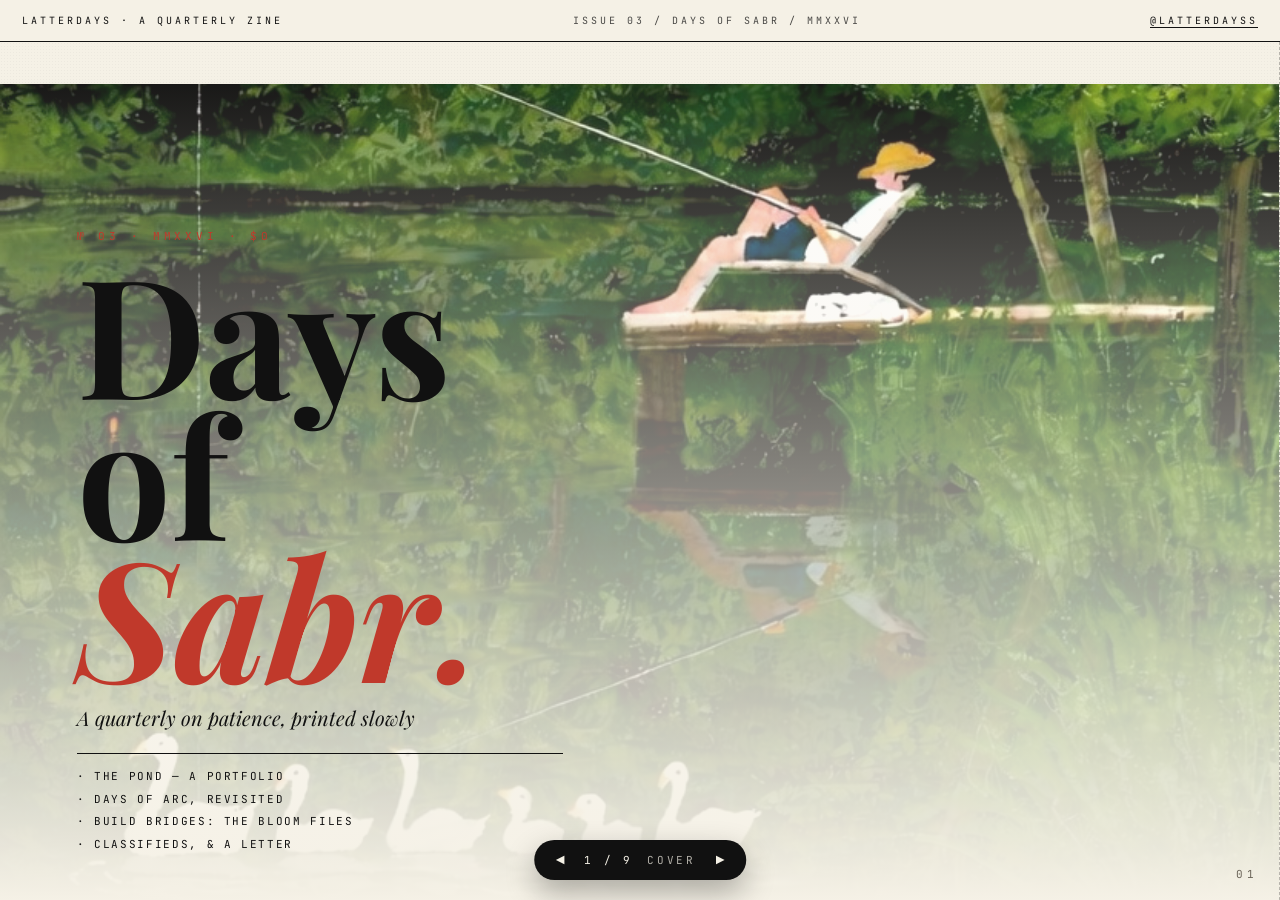
<file: v4-zine.html>
<!doctype html>
<html lang="en">
<head>
  <meta charset="utf-8" />
  <meta name="viewport" content="width=device-width,initial-scale=1" />
  <title>LATTERDAYS — Issue 03 / Days of Sabr</title>
  <meta name="description" content="Latterdays zine — Issue 03, Days of Sabr. Turn the page." />
  <link rel="stylesheet" href="styles/base.css" />
  <link rel="stylesheet" href="styles/v4.css" />
</head>
<body class="v4">

  <header class="masthead">
    <span class="mh-left">LATTERDAYS · A QUARTERLY ZINE</span>
    <span class="mh-mid">ISSUE 03 / DAYS OF SABR / MMXXVI</span>
    <span class="mh-right"><a href="https://instagram.com/latterdayss" target="_blank" rel="noopener">@latterdayss</a></span>
  </header>

  <main class="zine" tabindex="0">

    <section class="page cover" data-page="1" data-label="Cover">
      <div class="cover-img" aria-hidden="true"><img src="assets/drops/sabr-keyart.png" alt="" /></div>
      <div class="cover-plate">
        <span class="price">№ 03 · MMXXVI · $0</span>
        <h1>Days<br/>of<br/><em>Sabr.</em></h1>
        <span class="tag">A quarterly on patience, printed slowly</span>
        <ul class="cover-teases">
          <li>· The Pond — a portfolio</li>
          <li>· Days of Arc, revisited</li>
          <li>· Build Bridges: the Bloom files</li>
          <li>· Classifieds, &amp; a letter</li>
        </ul>
      </div>
      <span class="page-num">01</span>
    </section>

    <section class="page toc" data-page="2" data-label="Contents">
      <div class="toc-head">
        <span class="folio">Contents</span>
        <h2>What's <em>in</em> this issue.</h2>
      </div>
      <ol class="toc-list">
        <li><span class="pg">03</span><span class="t">Editor's letter — "Patience is the practice."</span></li>
        <li><span class="pg">04</span><span class="t">Portfolio — Days of Sabr, the pond</span></li>
        <li><span class="pg">05</span><span class="t">Lookbook — Days of Arc, F/W MMXXIV</span></li>
        <li><span class="pg">06</span><span class="t">Field notes — LTDZ in the open</span></li>
        <li><span class="pg">07</span><span class="t">Archive — Days of Bloom, revisited</span></li>
        <li><span class="pg">08</span><span class="t">Classifieds — an invitation</span></li>
      </ol>
      <aside class="staff">
        <h3>Staff</h3>
        <p><strong>Publisher:</strong> Latterdays</p>
        <p><strong>Editorial:</strong> The House</p>
        <p><strong>Photography:</strong> Studio, field</p>
        <p><strong>Printed:</strong> Slowly</p>
      </aside>
      <span class="page-num">02</span>
    </section>

    <section id="story" class="page letter" data-page="3" data-label="Editor's letter">
      <span class="folio">Page 3 — Editor's letter</span>
      <div class="drop-cap">
        <p><span class="dc">S</span>abr — the Arabic word for patience. <em>Nintai</em> — its Japanese mirror. 忍耐. Both point to the same discipline: a life shaped by what you refuse to rush. Latterdays is the wardrobe of that practice.</p>
        <p>We make clothes the way this zine is made: one issue at a time, no hurry. What's here is what waited to be here. Turn the page when you're ready.</p>
        <p class="sign">— The editors</p>
      </div>
      <figure class="letter-polaroid">
        <img src="assets/drops/arc-lookbook-01.jpg" alt="Arc editorial" />
        <figcaption>fig. i · In the editor's office, MMXXIV</figcaption>
      </figure>
      <span class="page-num">03</span>
    </section>

    <section id="drop" class="page feature" data-page="4" data-label="Sabr — portfolio">
      <figure class="feature-plate">
        <img src="assets/drops/sabr-keyart.png" alt="Days of Sabr key art" />
      </figure>
      <div class="feature-text">
        <span class="folio">Portfolio — pages 4/5</span>
        <h2>The <em>Pond.</em></h2>
        <p class="standfirst">A forthcoming capsule for the quiet hours — painted by hand, cut to last.</p>
        <div class="poem">
          <p>A pond holds<br/>no opinion<br/>about the morning.<br/><br/>It holds the morning.</p>
        </div>
        <p class="byline">— verse, from the series</p>
        <p class="coming">Coming soon · one letter when it drops</p>
        <a class="btn" href="#notify">Classifieds, page 8</a>
      </div>
      <span class="page-num">04</span>
    </section>

    <section class="page spread-arc" data-page="5" data-label="Days of Arc">
      <div class="spread-head">
        <span class="folio">Lookbook — page 5</span>
        <h2>Days of <em>Arc</em>.</h2>
        <p class="kicker">A forest year. F/W MMXXIV. Available.</p>
      </div>
      <div class="arc-grid">
        <figure class="ag a1"><img src="assets/drops/arc-hero.jpg" alt="Arc collection" /></figure>
        <figure class="ag a2"><img src="assets/drops/arc-detail-zip.jpg" alt="Quarter-zip" /><figcaption>Quarter-zip, forest</figcaption></figure>
        <figure class="ag a3"><img src="assets/drops/arc-beanies.jpg" alt="Beanies" /><figcaption>Houndstooth, three</figcaption></figure>
        <figure class="ag a4"><img src="assets/drops/arc-jersey-pink.jpg" alt="Days Are Here jersey" /><figcaption>"Days Are Here"</figcaption></figure>
        <div class="pull-quote">
          "Green on green.<br/>The point of a uniform<br/>is to stop thinking<br/>about what to wear."
        </div>
      </div>
      <span class="page-num">05</span>
    </section>

    <section class="page spread-field" data-page="6" data-label="LTDZ field notes">
      <div class="field-text">
        <span class="folio">Field notes — page 6</span>
        <h2>LTDZ <em>in the open.</em></h2>
        <p>The plaid set at the edge of the season — photographed on a Sunday nobody noticed. The LTDZ pieces sit alone in the catalog; they belong to a different kind of afternoon.</p>
        <ul class="caption-list">
          <li>i. Walking, overcast, no particular reason.</li>
          <li>ii. Standing still. Waiting for someone.</li>
        </ul>
      </div>
      <figure class="field-img f1"><img src="assets/drops/arc-lifestyle-01.jpg" alt="LTDZ lifestyle" /></figure>
      <figure class="field-img f2"><img src="assets/drops/arc-lifestyle-02.jpg" alt="LTDZ lifestyle" /></figure>
      <figure class="field-img f3"><img src="assets/drops/arc-lookbook-02.jpg" alt="Arc lookbook" /></figure>
      <span class="page-num">06</span>
    </section>

    <section id="past" class="page archive-bloom" data-page="7" data-label="Bloom archive">
      <div class="arch-text">
        <span class="folio">Archive — page 7</span>
        <h2>Days of <em>Bloom.</em></h2>
        <p class="kicker">MMXXIII. The first issue the house ever printed.</p>
        <p>Trucker hats, pink and blue, and a tee that read <em>Build Bridges Not Walls</em>. Sold through. Sitting in the archive, still saying the thing.</p>
        <p class="fine">Fig. i &amp; ii on this spread — from the original run.</p>
      </div>
      <figure class="arch-img b1"><img src="assets/drops/bloom-hats.jpg" alt="Bloom trucker hats" /><figcaption>fig. i · Truckers</figcaption></figure>
      <figure class="arch-img b2"><img src="assets/drops/bloom-lookbook.jpg" alt="Build Bridges tees" /><figcaption>fig. ii · Build Bridges</figcaption></figure>
      <span class="page-num">07</span>
    </section>

    <section id="notify" class="page classifieds" data-page="8" data-label="Classifieds">
      <span class="folio">Classifieds — page 8</span>
      <h2>Wanted: <em>readers.</em></h2>
      <div class="ad-grid">
        <div class="ad big">
          <span class="ad-label">Open call</span>
          <h3>One letter per drop.</h3>
          <p>We don't waste your patience. Leave your address and we'll write once — when the next issue is ready.</p>
          <form class="notify-form" action="YOUR_FORMSPREE_ENDPOINT" method="POST">
            <label class="sr-only" for="v4-email">Email address</label>
            <input id="v4-email" type="email" name="email" placeholder="your email address" required />
            <button type="submit">Subscribe</button>
          </form>
          <div class="form-msg" aria-live="polite"></div>
        </div>
        <div class="ad small">
          <span class="ad-label">Notice</span>
          <p>This issue is the final pressing at this size. Next issue: DAYS OF SABR. Print run limited to patience.</p>
        </div>
        <div class="ad small">
          <span class="ad-label">Missing</span>
          <p>Have you seen a forest quarter-zip, size M, last seen F/W MMXXIV? If found, please wear it until further notice.</p>
        </div>
        <div class="ad small">
          <span class="ad-label">Reprint</span>
          <p>Back issues: Bloom (sold through), Arc (available). Sabr (forthcoming).</p>
        </div>
      </div>
      <span class="page-num">08</span>
    </section>

    <section class="page back-cover" data-page="9" data-label="Back cover">
      <div class="back-kanji" aria-hidden="true">忍耐</div>
      <div class="back-text">
        <p class="back-end">End of Issue 03.</p>
        <p class="back-tag">Patience is the practice.</p>
        <div class="back-foot">
          <span>Latterdays · MMXXVI</span>
          <span>Printed slowly</span>
          <a href="https://instagram.com/latterdayss" target="_blank" rel="noopener">@latterdayss</a>
        </div>
      </div>
      <span class="page-num">09</span>
    </section>

  </main>

  <nav class="pager" aria-label="Page navigation">
    <button class="pg-btn prev" aria-label="Previous page">◀</button>
    <span class="pg-count"><span id="pg-cur">1</span> / 9</span>
    <span class="pg-label" id="pg-label">Cover</span>
    <button class="pg-btn next" aria-label="Next page">▶</button>
  </nav>

  <script src="scripts/common.js"></script>
  <script>
    (function(){
      const zine = document.querySelector('.zine');
      const pages = document.querySelectorAll('.page');
      const cur = document.getElementById('pg-cur');
      const lbl = document.getElementById('pg-label');
      const prev = document.querySelector('.pg-btn.prev');
      const next = document.querySelector('.pg-btn.next');
      let idx = 0;

      function go(i){
        idx = Math.max(0, Math.min(pages.length - 1, i));
        pages[idx].scrollIntoView({ behavior: 'smooth', inline: 'start', block: 'nearest' });
        cur.textContent = String(idx + 1);
        lbl.textContent = pages[idx].dataset.label || '';
      }
      prev.addEventListener('click', () => go(idx - 1));
      next.addEventListener('click', () => go(idx + 1));

      const io = new IntersectionObserver((entries) => {
        for (const e of entries) {
          if (e.isIntersecting && e.intersectionRatio > 0.6) {
            idx = [...pages].indexOf(e.target);
            cur.textContent = String(idx + 1);
            lbl.textContent = e.target.dataset.label || '';
          }
        }
      }, { root: zine, threshold: [0.6] });
      pages.forEach(p => io.observe(p));

      document.addEventListener('keydown', (e) => {
        if (e.key === 'ArrowRight') go(idx + 1);
        if (e.key === 'ArrowLeft') go(idx - 1);
      });

      document.querySelectorAll('a[href^="#"]').forEach(a => {
        a.addEventListener('click', (e) => {
          const id = a.getAttribute('href');
          const target = document.querySelector(id);
          if (target && target.classList.contains('page')) {
            e.preventDefault();
            go([...pages].indexOf(target));
          }
        });
      });
    })();
  </script>
</body>
</html>
</file>
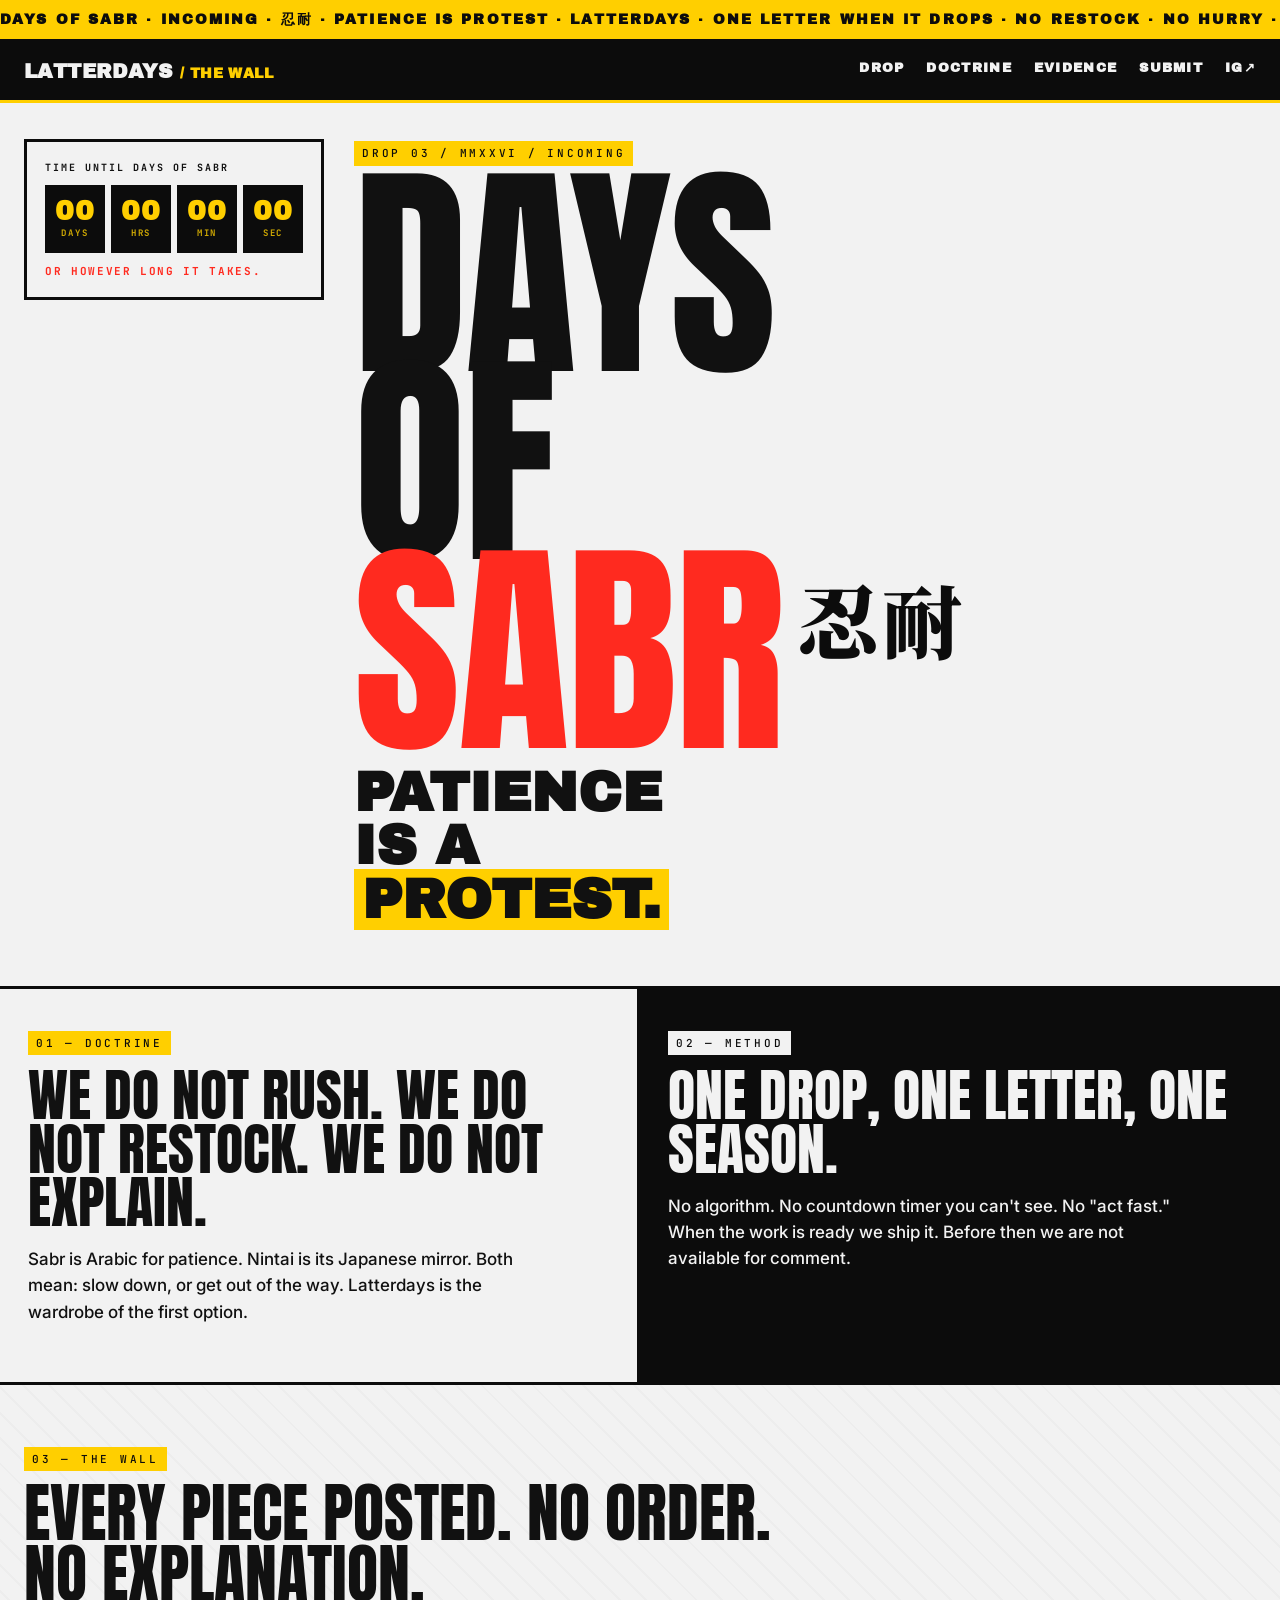
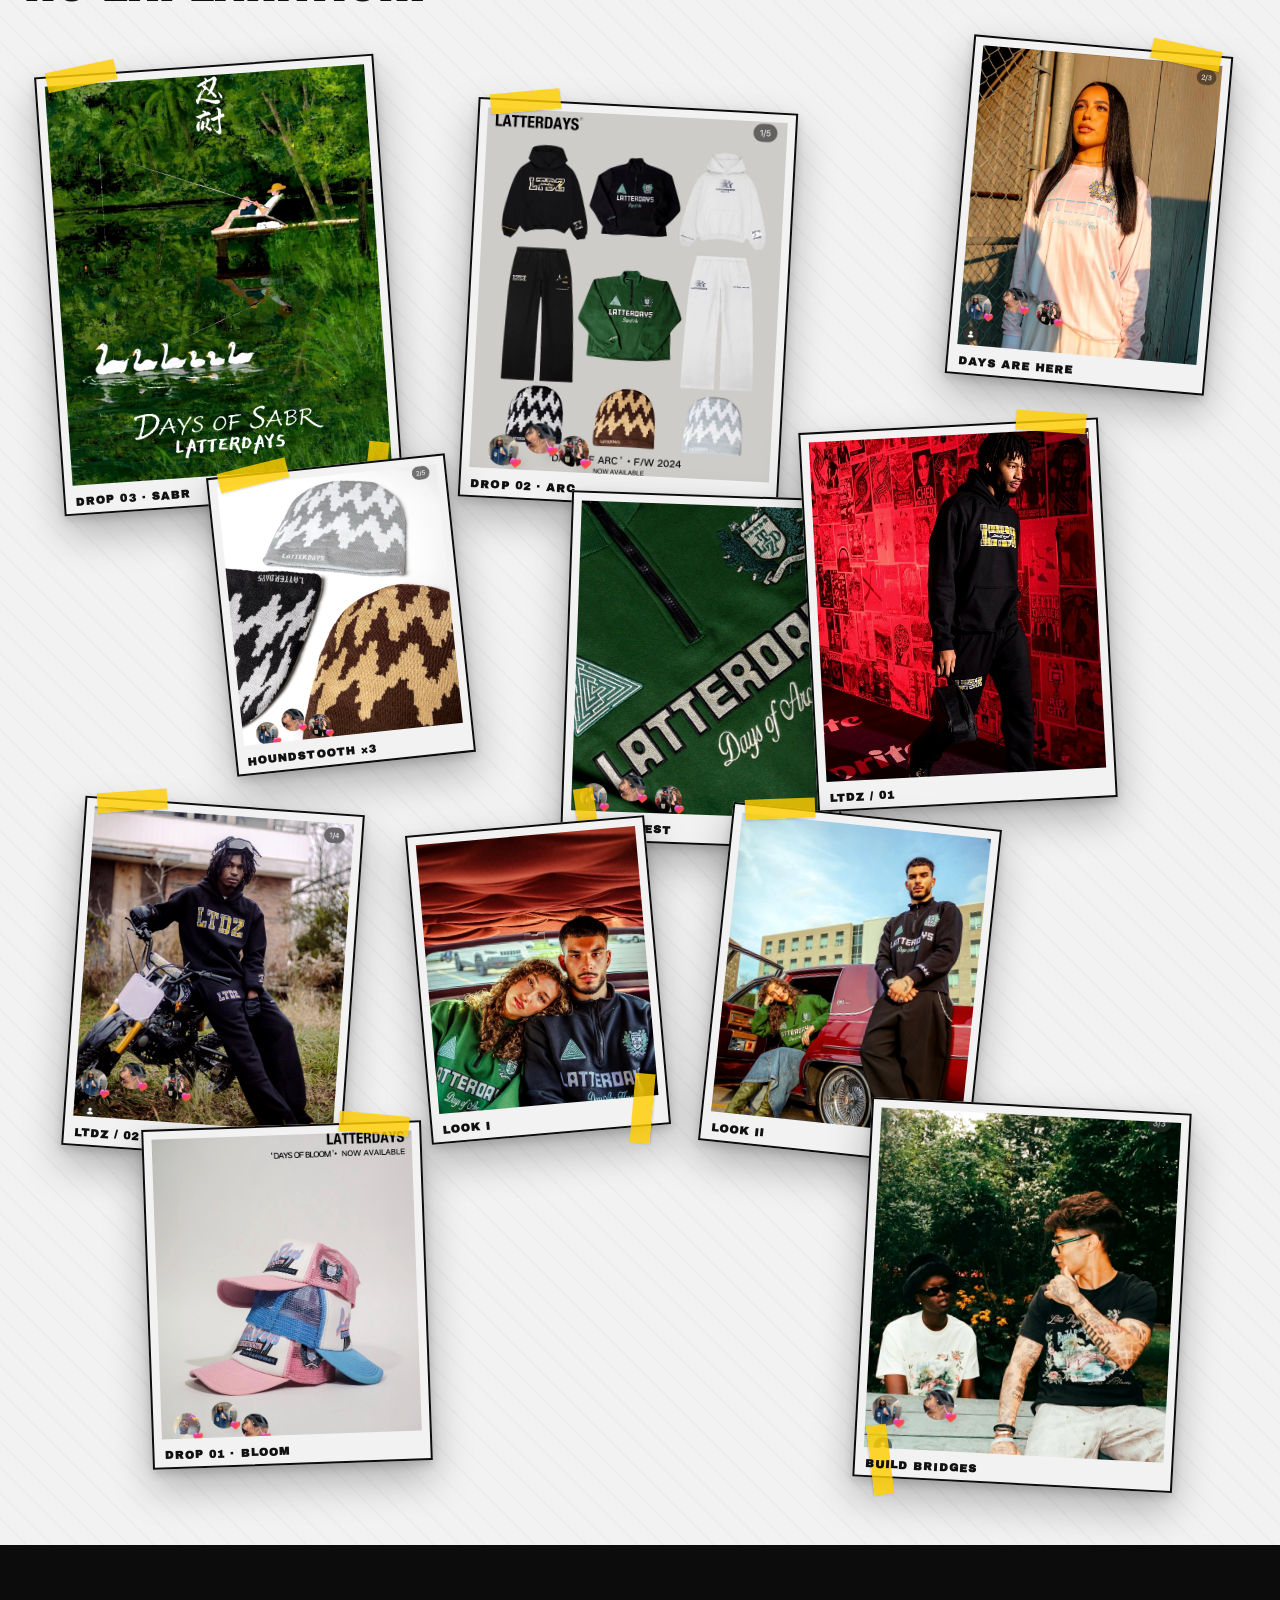
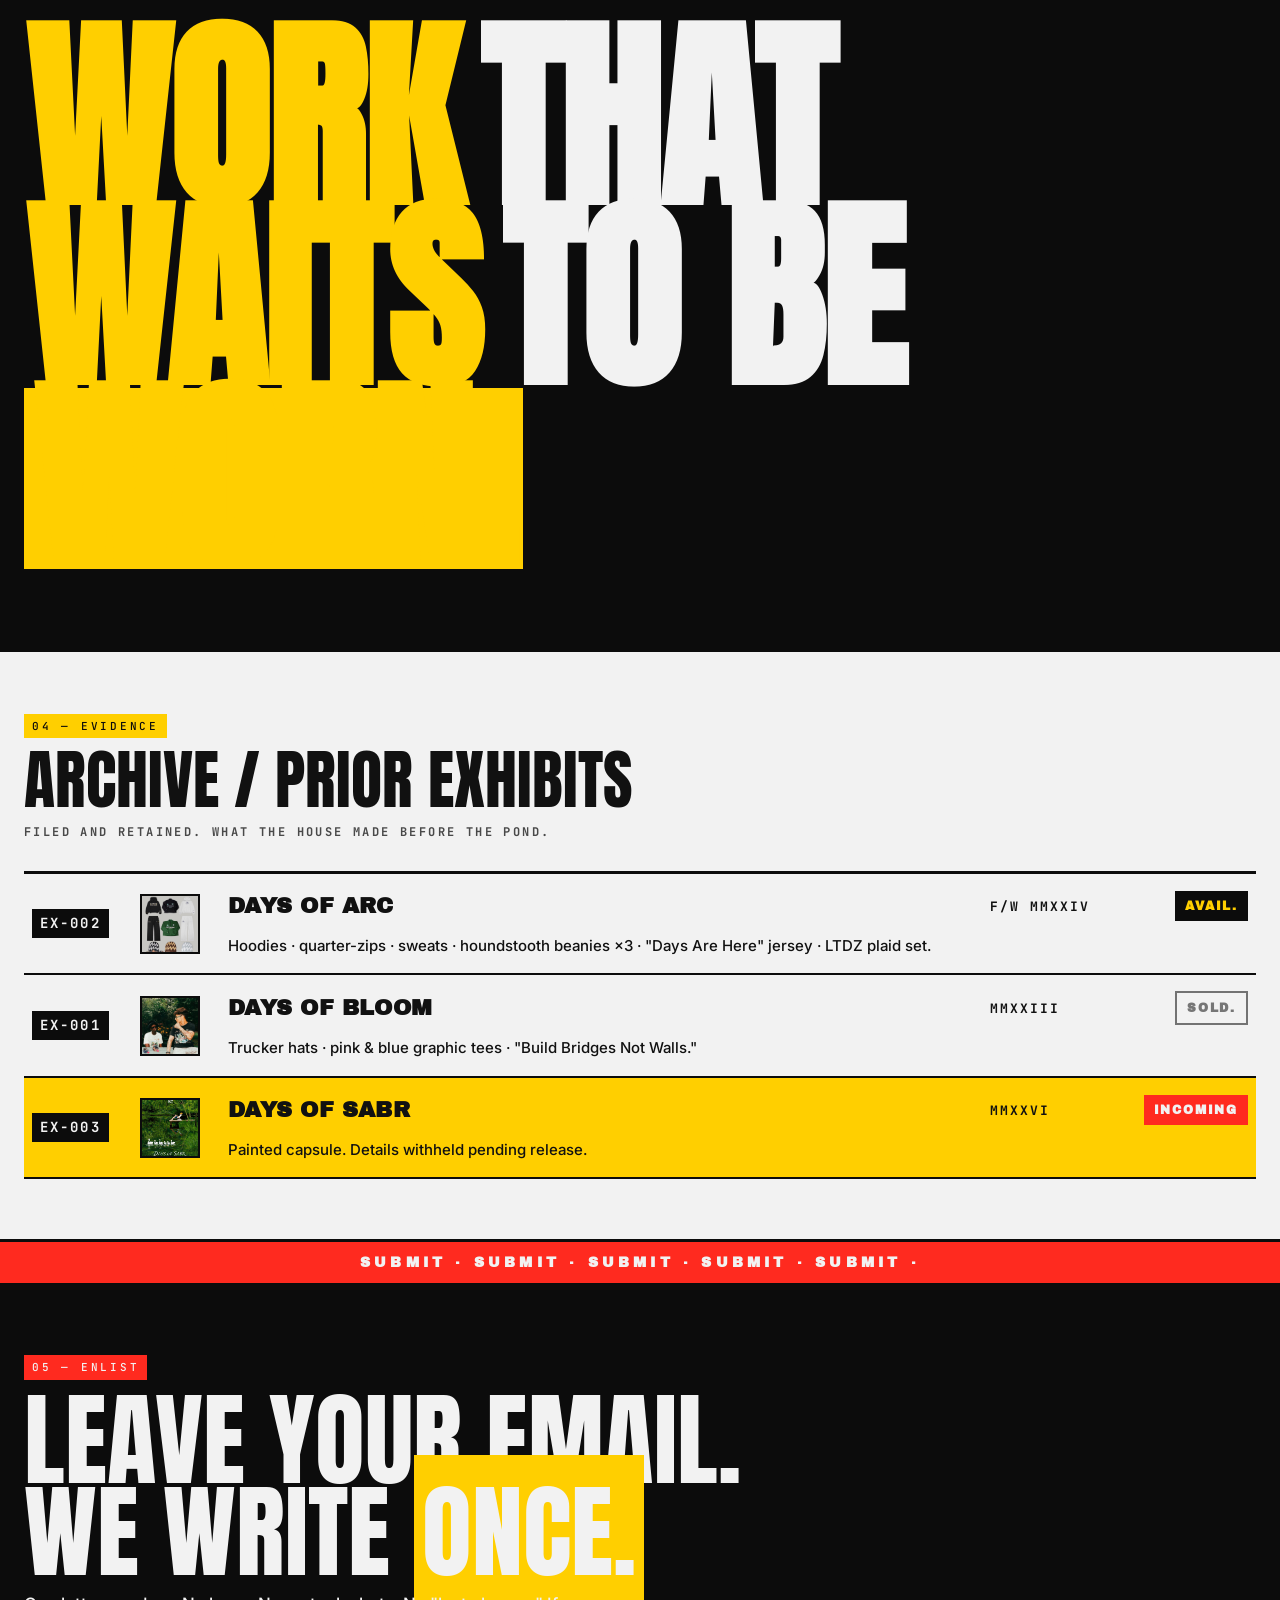
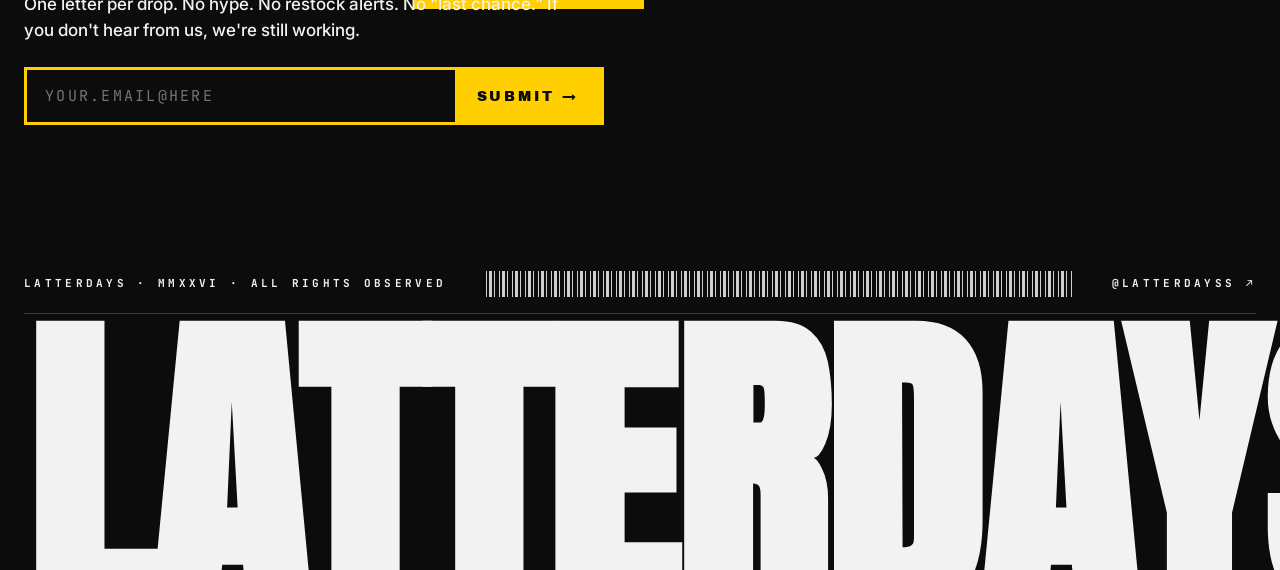
<file: v5-brutalist.html>
<!doctype html>
<html lang="en">
<head>
  <meta charset="utf-8" />
  <meta name="viewport" content="width=device-width,initial-scale=1" />
  <title>LATTERDAYS — THE WALL / DAYS OF SABR</title>
  <meta name="description" content="Latterdays — the wall. Days of Sabr, incoming." />
  <link rel="stylesheet" href="styles/base.css" />
  <link rel="stylesheet" href="styles/v5.css" />
</head>
<body class="v5">

  <div class="marquee">
    <div class="marquee-track">
      <span>DAYS OF SABR · INCOMING · 忍耐 · PATIENCE IS PROTEST · LATTERDAYS · ONE LETTER WHEN IT DROPS · NO RESTOCK · NO HURRY · </span>
    </div>
  </div>

  <header class="top-bar">
    <a class="brand" href="#top">LATTERDAYS<span class="brand-sub">/ THE WALL</span></a>
    <nav class="top-nav">
      <a href="#drop">DROP</a>
      <a href="#story">DOCTRINE</a>
      <a href="#past">EVIDENCE</a>
      <a href="#notify">SUBMIT</a>
      <a href="https://instagram.com/latterdayss" target="_blank" rel="noopener">IG↗</a>
    </nav>
  </header>

  <main id="top">

    <section class="slam">
      <div class="slam-counter">
        <span class="cd-label">TIME UNTIL DAYS OF SABR</span>
        <div class="cd-row" id="cd">
          <div class="cd-cell"><span class="cd-val" id="cd-d">--</span><span class="cd-unit">days</span></div>
          <div class="cd-cell"><span class="cd-val" id="cd-h">--</span><span class="cd-unit">hrs</span></div>
          <div class="cd-cell"><span class="cd-val" id="cd-m">--</span><span class="cd-unit">min</span></div>
          <div class="cd-cell"><span class="cd-val" id="cd-s">--</span><span class="cd-unit">sec</span></div>
        </div>
        <span class="cd-note">or however long it takes.</span>
      </div>
      <div class="slam-hero">
        <span class="eyebrow">DROP 03 / MMXXVI / INCOMING</span>
        <h1>
          <span>DAYS</span>
          <span>OF</span>
          <span class="shout">SABR<span class="kanji">忍耐</span></span>
        </h1>
        <p class="demand">PATIENCE<br/>IS A<br/><span class="yell">PROTEST.</span></p>
      </div>
    </section>

    <section id="story" class="doctrine">
      <div class="doc-block">
        <span class="tag">01 — DOCTRINE</span>
        <h2>WE DO NOT RUSH. WE DO NOT RESTOCK. WE DO NOT EXPLAIN.</h2>
        <p>Sabr is Arabic for patience. Nintai is its Japanese mirror. Both mean: slow down, or get out of the way. Latterdays is the wardrobe of the first option.</p>
      </div>
      <div class="doc-block alt">
        <span class="tag">02 — METHOD</span>
        <h2>ONE DROP, ONE LETTER, ONE SEASON.</h2>
        <p>No algorithm. No countdown timer you can't see. No "act fast." When the work is ready we ship it. Before then we are not available for comment.</p>
      </div>
    </section>

    <section id="drop" class="wall">
      <div class="wall-title">
        <span class="tag">03 — THE WALL</span>
        <h2>EVERY PIECE POSTED. NO ORDER. NO EXPLANATION.</h2>
      </div>
      <div class="poster-field">
        <figure class="poster p1"><img src="assets/drops/sabr-keyart.png" alt="Days of Sabr" /><span class="tape t-tl"></span><span class="tape t-br"></span><figcaption>DROP 03 · SABR</figcaption></figure>
        <figure class="poster p2"><img src="assets/drops/arc-hero.jpg" alt="Arc collection" /><span class="tape t-tl"></span><figcaption>DROP 02 · ARC</figcaption></figure>
        <figure class="poster p3"><img src="assets/drops/arc-jersey-pink.jpg" alt="Days Are Here jersey" /><span class="tape t-tr"></span><figcaption>DAYS ARE HERE</figcaption></figure>
        <figure class="poster p4"><img src="assets/drops/arc-beanies.jpg" alt="Beanies" /><span class="tape t-tl"></span><figcaption>HOUNDSTOOTH ×3</figcaption></figure>
        <figure class="poster p5"><img src="assets/drops/arc-detail-zip.jpg" alt="Quarter-zip" /><span class="tape t-bl"></span><figcaption>Q-ZIP FOREST</figcaption></figure>
        <figure class="poster p6"><img src="assets/drops/arc-lifestyle-01.jpg" alt="LTDZ 01" /><span class="tape t-tr"></span><figcaption>LTDZ / 01</figcaption></figure>
        <figure class="poster p7"><img src="assets/drops/arc-lifestyle-02.jpg" alt="LTDZ 02" /><span class="tape t-tl"></span><figcaption>LTDZ / 02</figcaption></figure>
        <figure class="poster p8"><img src="assets/drops/arc-lookbook-01.jpg" alt="Arc lookbook 01" /><span class="tape t-br"></span><figcaption>LOOK I</figcaption></figure>
        <figure class="poster p9"><img src="assets/drops/arc-lookbook-02.jpg" alt="Arc lookbook 02" /><span class="tape t-tl"></span><figcaption>LOOK II</figcaption></figure>
        <figure class="poster p10"><img src="assets/drops/bloom-hats.jpg" alt="Bloom trucker hats" /><span class="tape t-tr"></span><figcaption>DROP 01 · BLOOM</figcaption></figure>
        <figure class="poster p11"><img src="assets/drops/bloom-lookbook.jpg" alt="Build Bridges" /><span class="tape t-bl"></span><figcaption>BUILD BRIDGES</figcaption></figure>
      </div>
    </section>

    <section class="slogan">
      <p>
        <span>WORK</span>
        <span>THAT</span>
        <span>WAITS</span>
        <span>TO BE</span>
        <span class="shout-yellow">WORN.</span>
      </p>
    </section>

    <section id="past" class="evidence">
      <div class="evidence-head">
        <span class="tag">04 — EVIDENCE</span>
        <h2>ARCHIVE / PRIOR EXHIBITS</h2>
        <p class="note">Filed and retained. What the house made before the pond.</p>
      </div>
      <ol class="ev-list">
        <li>
          <span class="ev-num">EX-002</span>
          <span class="ev-thumb"><img src="assets/drops/arc-hero.jpg" alt="" /></span>
          <span class="ev-title">DAYS OF ARC</span>
          <span class="ev-date">F/W MMXXIV</span>
          <span class="ev-status avail">AVAIL.</span>
          <span class="ev-desc">Hoodies · quarter-zips · sweats · houndstooth beanies ×3 · "Days Are Here" jersey · LTDZ plaid set.</span>
        </li>
        <li>
          <span class="ev-num">EX-001</span>
          <span class="ev-thumb"><img src="assets/drops/bloom-lookbook.jpg" alt="" /></span>
          <span class="ev-title">DAYS OF BLOOM</span>
          <span class="ev-date">MMXXIII</span>
          <span class="ev-status sold">SOLD.</span>
          <span class="ev-desc">Trucker hats · pink &amp; blue graphic tees · "Build Bridges Not Walls."</span>
        </li>
        <li class="upcoming">
          <span class="ev-num">EX-003</span>
          <span class="ev-thumb"><img src="assets/drops/sabr-keyart.png" alt="" /></span>
          <span class="ev-title">DAYS OF SABR</span>
          <span class="ev-date">MMXXVI</span>
          <span class="ev-status open">INCOMING</span>
          <span class="ev-desc">Painted capsule. Details withheld pending release.</span>
        </li>
      </ol>
    </section>

    <section id="notify" class="submit">
      <div class="submit-stripe" aria-hidden="true">SUBMIT · SUBMIT · SUBMIT · SUBMIT · SUBMIT · </div>
      <div class="submit-card">
        <span class="tag">05 — ENLIST</span>
        <h2>LEAVE YOUR EMAIL.<br/>WE WRITE <span class="yell">ONCE.</span></h2>
        <p>One letter per drop. No hype. No restock alerts. No "last chance." If you don't hear from us, we're still working.</p>
        <form class="notify-form" action="YOUR_FORMSPREE_ENDPOINT" method="POST">
          <label class="sr-only" for="v5-email">Email</label>
          <input id="v5-email" type="email" name="email" placeholder="YOUR.EMAIL@HERE" required />
          <button type="submit">SUBMIT →</button>
        </form>
        <div class="form-msg" aria-live="polite"></div>
      </div>
    </section>

    <footer class="foot">
      <div class="foot-row">
        <span>LATTERDAYS · MMXXVI · ALL RIGHTS OBSERVED</span>
        <span class="barcode" aria-hidden="true"></span>
        <a href="https://instagram.com/latterdayss" target="_blank" rel="noopener">@LATTERDAYSS ↗</a>
      </div>
      <div class="foot-huge" aria-hidden="true">LATTERDAYS</div>
    </footer>

  </main>

  <script src="scripts/common.js"></script>
  <script>
    (function(){
      const target = new Date('2026-09-21T12:00:00Z').getTime();
      const d = document.getElementById('cd-d');
      const h = document.getElementById('cd-h');
      const m = document.getElementById('cd-m');
      const s = document.getElementById('cd-s');
      function tick(){
        const now = Date.now();
        let diff = Math.max(target - now, 0);
        const dd = Math.floor(diff / 86400000); diff -= dd * 86400000;
        const hh = Math.floor(diff / 3600000); diff -= hh * 3600000;
        const mm = Math.floor(diff / 60000); diff -= mm * 60000;
        const ss = Math.floor(diff / 1000);
        d.textContent = String(dd).padStart(2,'0');
        h.textContent = String(hh).padStart(2,'0');
        m.textContent = String(mm).padStart(2,'0');
        s.textContent = String(ss).padStart(2,'0');
      }
      tick();
      setInterval(tick, 1000);
    })();

    (function(){
      const posters = document.querySelectorAll('.poster');
      posters.forEach(p => {
        p.addEventListener('mouseenter', () => {
          p.style.zIndex = '50';
          p.style.transform = (p.style.transform || '').replace(/rotate\([^)]+\)/,'') + ' rotate(0deg) scale(1.03)';
        });
        p.addEventListener('mouseleave', () => {
          p.style.zIndex = '';
          p.style.transform = '';
        });
      });
    })();
  </script>
</body>
</html>
</file>
<file: styles/base.css>
@import url('https://fonts.googleapis.com/css2?family=Anton&family=Archivo+Black&family=Cormorant+Garamond:ital,wght@0,400;0,500;0,600;0,700;1,400&family=Inter:wght@300;400;500;600;700&family=JetBrains+Mono:wght@300;400;500&family=Noto+Serif+JP:wght@400;600;900&family=Playfair+Display:ital,wght@0,400;0,700;1,400&display=swap');

*, *::before, *::after { box-sizing: border-box; }

html, body {
  margin: 0;
  padding: 0;
  -webkit-font-smoothing: antialiased;
  -moz-osx-font-smoothing: grayscale;
  text-rendering: optimizeLegibility;
}

body {
  font-family: 'Inter', system-ui, -apple-system, sans-serif;
  line-height: 1.5;
  color: #111;
  background: #fafafa;
}

img, picture, video { display: block; max-width: 100%; height: auto; }

a { color: inherit; text-decoration: none; }

button, input { font-family: inherit; font-size: inherit; color: inherit; }

.sr-only {
  position: absolute;
  width: 1px; height: 1px;
  padding: 0; margin: -1px;
  overflow: hidden; clip: rect(0,0,0,0);
  white-space: nowrap; border: 0;
}

.reveal {
  opacity: 0;
  transform: translateY(20px);
  transition: opacity 0.9s ease, transform 0.9s ease;
}
.reveal.in {
  opacity: 1;
  transform: none;
}

.form-msg {
  margin-top: 0.75rem;
  font-size: 0.85rem;
  opacity: 0.8;
  min-height: 1.2em;
}
</file>
<file: styles/chooser.css>
.chooser {
  background: #0b0b0b;
  color: #f4f2ec;
  min-height: 100vh;
  padding: 4rem 1.5rem 5rem;
}

.chooser-head {
  max-width: 1200px;
  margin: 0 auto 3.5rem;
  display: flex;
  flex-direction: column;
  gap: 0.75rem;
}

.chooser-head .wordmark {
  font-family: 'Archivo Black', sans-serif;
  font-size: clamp(2rem, 5vw, 3.5rem);
  letter-spacing: 0.02em;
  line-height: 1;
}

.chooser-head .sub {
  font-family: 'JetBrains Mono', monospace;
  font-size: 0.85rem;
  letter-spacing: 0.18em;
  text-transform: uppercase;
  color: #9a9a8c;
}

.chooser-head h1 {
  font-family: 'Cormorant Garamond', serif;
  font-weight: 400;
  font-style: italic;
  font-size: clamp(1.6rem, 3vw, 2.4rem);
  margin: 0.75rem 0 0;
  max-width: 38ch;
  color: #e9e5d7;
}

.chooser-grid {
  max-width: 1200px;
  margin: 0 auto;
  display: grid;
  grid-template-columns: repeat(auto-fit, minmax(280px, 1fr));
  gap: 1.5rem;
}

.chooser-card {
  display: flex;
  flex-direction: column;
  gap: 1rem;
  padding: 1.5rem;
  border: 1px solid #2a2a24;
  background: #131310;
  transition: transform 0.4s ease, border-color 0.4s ease, background 0.4s ease;
  min-height: 340px;
  position: relative;
  overflow: hidden;
}
.chooser-card:hover {
  transform: translateY(-4px);
  border-color: #6a7a5a;
  background: #181815;
}

.chooser-card .num {
  font-family: 'JetBrains Mono', monospace;
  font-size: 0.75rem;
  letter-spacing: 0.2em;
  color: #7a7a68;
}

.chooser-card .name {
  font-family: 'Archivo Black', sans-serif;
  font-size: 1.6rem;
  letter-spacing: 0.02em;
  line-height: 1.05;
}

.chooser-card .tag {
  font-family: 'Cormorant Garamond', serif;
  font-style: italic;
  font-size: 1.05rem;
  color: #c9c5b3;
}

.chooser-card .desc {
  font-size: 0.88rem;
  color: #9a9a8c;
  line-height: 1.55;
  flex: 1;
}

.chooser-card .swatches {
  display: flex;
  gap: 0.4rem;
}
.swatch {
  width: 1.25rem; height: 1.25rem;
  border-radius: 50%;
  border: 1px solid rgba(255,255,255,0.1);
}

.chooser-card .view {
  font-family: 'JetBrains Mono', monospace;
  font-size: 0.78rem;
  letter-spacing: 0.18em;
  text-transform: uppercase;
  color: #d4c98a;
  margin-top: auto;
}
.chooser-card:hover .view { color: #fff; }

.chooser-foot {
  max-width: 1200px;
  margin: 3rem auto 0;
  display: flex;
  justify-content: space-between;
  font-family: 'JetBrains Mono', monospace;
  font-size: 0.75rem;
  letter-spacing: 0.18em;
  text-transform: uppercase;
  color: #6a6a58;
}
</file>
<file: styles/v1.css>
:root {
  --v1-ink: #f4f2ec;
  --v1-paper: #0b0b0b;
  --v1-paper-2: #111;
  --v1-rule: rgba(244, 242, 236, 0.18);
  --v1-accent: #c7a25a;
}

body.v1 {
  background: var(--v1-paper);
  color: var(--v1-ink);
  font-family: 'Cormorant Garamond', serif;
  overflow-x: hidden;
}

body.v1 .spine {
  position: fixed;
  left: 0; top: 0; bottom: 0;
  width: 44px;
  border-right: 1px solid var(--v1-rule);
  display: flex;
  flex-direction: column;
  justify-content: space-between;
  align-items: center;
  padding: 24px 0;
  z-index: 30;
  background: var(--v1-paper);
}
body.v1 .spine-mark,
body.v1 .spine-issue {
  writing-mode: vertical-rl;
  transform: rotate(180deg);
  font-family: 'JetBrains Mono', monospace;
  font-size: 10px;
  letter-spacing: 0.35em;
  color: var(--v1-ink);
}
body.v1 .spine-issue { opacity: 0.55; }

body.v1 .index {
  position: fixed;
  right: 28px; top: 50%;
  transform: translateY(-50%);
  z-index: 30;
  display: flex;
  flex-direction: column;
  gap: 14px;
}
body.v1 .index a {
  width: 10px; height: 10px;
  border: 1px solid var(--v1-ink);
  border-radius: 50%;
  position: relative;
  transition: background 0.3s;
}
body.v1 .index a.on { background: var(--v1-ink); }
body.v1 .index a::after {
  content: attr(data-label);
  position: absolute;
  right: calc(100% + 14px);
  top: 50%;
  transform: translateY(-50%);
  white-space: nowrap;
  font-family: 'JetBrains Mono', monospace;
  font-size: 10px;
  letter-spacing: 0.2em;
  opacity: 0;
  transition: opacity 0.3s;
}
body.v1 .index a:hover::after,
body.v1 .index a.on::after { opacity: 0.85; }

body.v1 .stack {
  scroll-snap-type: y mandatory;
  height: 100vh;
  overflow-y: auto;
  padding-left: 44px;
}

body.v1 .plate {
  scroll-snap-align: start;
  min-height: 100vh;
  padding: 72px 9vw;
  position: relative;
  display: flex;
}

body.v1 .eyebrow,
body.v1 .plate-num,
body.v1 .label {
  font-family: 'JetBrains Mono', monospace;
  font-size: 11px;
  letter-spacing: 0.3em;
  text-transform: uppercase;
  opacity: 0.7;
}

body.v1 .btn {
  display: inline-block;
  margin-top: 28px;
  padding: 14px 26px;
  border: 1px solid var(--v1-ink);
  font-family: 'JetBrains Mono', monospace;
  font-size: 11px;
  letter-spacing: 0.3em;
  text-transform: uppercase;
  transition: background 0.3s, color 0.3s;
}
body.v1 .btn:hover { background: var(--v1-ink); color: var(--v1-paper); }

body.v1 .cover { padding: 0; }
body.v1 .cover .plate-bleed {
  position: absolute; inset: 0;
  width: 100%; height: 100%;
  object-fit: cover;
  filter: saturate(0.85) brightness(0.6);
}
body.v1 .cover-titling {
  position: relative;
  margin: auto;
  text-align: center;
  padding: 40px;
}
body.v1 .cover-titling h1 {
  font-family: 'Playfair Display', serif;
  font-style: italic;
  font-weight: 400;
  font-size: clamp(72px, 14vw, 220px);
  line-height: 0.9;
  margin: 24px 0;
}
body.v1 .cover-titling .eyebrow { display: block; }
body.v1 .cover-titling .foot {
  display: block;
  font-family: 'JetBrains Mono', monospace;
  font-size: 11px;
  letter-spacing: 0.3em;
  opacity: 0.75;
}

body.v1 .colophon {
  align-items: center;
  justify-content: space-between;
  gap: 60px;
}
body.v1 .col-left { max-width: 420px; }
body.v1 .col-left p {
  font-size: 20px;
  line-height: 1.5;
  margin: 16px 0 28px;
}
body.v1 .col-left dl {
  display: grid;
  grid-template-columns: 100px 1fr;
  gap: 6px 20px;
  font-family: 'JetBrains Mono', monospace;
  font-size: 12px;
  letter-spacing: 0.1em;
  border-top: 1px solid var(--v1-rule);
  padding-top: 18px;
}
body.v1 .col-left dt { opacity: 0.6; }
body.v1 .col-right {
  display: flex;
  flex-direction: column;
  align-items: flex-end;
  gap: 24px;
}
body.v1 .big-numeral {
  font-family: 'Playfair Display', serif;
  font-size: clamp(160px, 24vw, 340px);
  font-style: italic;
  line-height: 1;
  color: var(--v1-accent);
}
body.v1 .kanji {
  font-family: 'Noto Serif JP', serif;
  font-size: 48px;
  opacity: 0.7;
  letter-spacing: 0.2em;
}

body.v1 .essay {
  flex-direction: column;
  justify-content: center;
  max-width: 820px;
}
body.v1 .essay h2 {
  font-family: 'Playfair Display', serif;
  font-weight: 400;
  font-style: italic;
  font-size: clamp(56px, 10vw, 140px);
  line-height: 0.95;
  margin: 24px 0 40px;
}
body.v1 .essay p {
  font-size: 22px;
  line-height: 1.6;
  max-width: 640px;
}
body.v1 .essay .attribution {
  margin-top: 40px;
  font-family: 'JetBrains Mono', monospace;
  font-size: 11px;
  letter-spacing: 0.3em;
  opacity: 0.6;
  text-transform: uppercase;
}

body.v1 .object {
  align-items: center;
  justify-content: center;
  padding: 60px 9vw;
}
body.v1 .object figure {
  margin: 0;
  max-width: min(820px, 100%);
  display: grid;
  gap: 18px;
}
body.v1 .object img {
  width: 100%;
  max-height: 72vh;
  object-fit: cover;
  filter: saturate(0.9);
}
body.v1 .object.tall img { max-height: 80vh; object-fit: contain; }
body.v1 .object figcaption {
  display: grid;
  grid-template-columns: 80px 1fr 1fr;
  gap: 20px;
  border-top: 1px solid var(--v1-rule);
  padding-top: 14px;
  font-family: 'JetBrains Mono', monospace;
  font-size: 11px;
  letter-spacing: 0.2em;
  text-transform: uppercase;
}
body.v1 .object figcaption .name {
  font-family: 'Cormorant Garamond', serif;
  font-style: italic;
  font-size: 18px;
  text-transform: none;
  letter-spacing: 0;
}
body.v1 .object figcaption .meta { opacity: 0.6; }

body.v1 .archive {
  flex-direction: column;
  padding: 80px 9vw;
  gap: 40px;
  min-height: auto;
}
body.v1 .archive-head h2 {
  font-family: 'Playfair Display', serif;
  font-style: italic;
  font-size: clamp(64px, 9vw, 120px);
  font-weight: 400;
  margin: 12px 0;
}
body.v1 .archive-head p { font-size: 18px; opacity: 0.8; }
body.v1 .chapter { border-top: 1px solid var(--v1-rule); padding-top: 30px; }
body.v1 .chapter-head {
  display: flex;
  align-items: baseline;
  gap: 24px;
  margin-bottom: 24px;
  flex-wrap: wrap;
}
body.v1 .chapter-head .year {
  font-family: 'JetBrains Mono', monospace;
  font-size: 12px;
  letter-spacing: 0.3em;
  opacity: 0.7;
}
body.v1 .chapter-head h3 {
  font-family: 'Playfair Display', serif;
  font-style: italic;
  font-size: 42px;
  font-weight: 400;
  margin: 0;
}
body.v1 .chapter-head .status {
  font-family: 'JetBrains Mono', monospace;
  font-size: 11px;
  letter-spacing: 0.2em;
  padding: 4px 10px;
  border: 1px solid var(--v1-rule);
  text-transform: uppercase;
  opacity: 0.8;
}
body.v1 .filmstrip {
  display: grid;
  grid-template-columns: repeat(6, minmax(180px, 1fr));
  gap: 14px;
  overflow-x: auto;
  padding-bottom: 16px;
}
body.v1 .filmstrip.pair { grid-template-columns: repeat(2, 1fr); }
body.v1 .filmstrip figure { margin: 0; }
body.v1 .filmstrip img {
  width: 100%;
  aspect-ratio: 3/4;
  object-fit: cover;
  filter: grayscale(0.15) saturate(0.9);
}
body.v1 .filmstrip figcaption {
  margin-top: 8px;
  font-family: 'JetBrains Mono', monospace;
  font-size: 10px;
  letter-spacing: 0.2em;
  opacity: 0.75;
}

body.v1 .feature { padding: 0; }
body.v1 .feature-grid {
  display: grid;
  grid-template-columns: 1.1fr 1fr;
  width: 100%;
}
body.v1 .feature-art img {
  width: 100%;
  height: 100vh;
  object-fit: cover;
}
body.v1 .feature-copy {
  padding: 80px 7vw;
  display: flex;
  flex-direction: column;
  justify-content: center;
  gap: 20px;
}
body.v1 .feature-copy h2 {
  font-family: 'Playfair Display', serif;
  font-style: italic;
  font-weight: 400;
  font-size: clamp(64px, 10vw, 140px);
  line-height: 0.9;
  margin: 16px 0;
}
body.v1 .feature-copy .pull {
  font-family: 'Playfair Display', serif;
  font-style: italic;
  font-size: 24px;
  border-left: 2px solid var(--v1-accent);
  padding-left: 18px;
  margin: 8px 0 12px;
}
body.v1 .feature-copy p { font-size: 18px; line-height: 1.6; opacity: 0.9; }

body.v1 .notice { align-items: center; justify-content: center; }
body.v1 .notice-card {
  max-width: 640px;
  padding: 56px;
  border: 1px solid var(--v1-rule);
  text-align: left;
}
body.v1 .notice-card h2 {
  font-family: 'Playfair Display', serif;
  font-style: italic;
  font-size: clamp(48px, 7vw, 90px);
  font-weight: 400;
  line-height: 1;
  margin: 18px 0 20px;
}
body.v1 .notice-card p { font-size: 18px; opacity: 0.9; margin-bottom: 24px; }
body.v1 .notify-form {
  display: flex;
  gap: 10px;
  border-bottom: 1px solid var(--v1-ink);
  padding-bottom: 10px;
}
body.v1 .notify-form input {
  flex: 1;
  background: transparent;
  border: 0;
  color: var(--v1-ink);
  padding: 10px 0;
  font-size: 16px;
  outline: none;
}
body.v1 .notify-form input::placeholder { color: rgba(244, 242, 236, 0.45); }
body.v1 .notify-form button {
  background: transparent;
  border: 0;
  color: var(--v1-ink);
  font-family: 'JetBrains Mono', monospace;
  font-size: 11px;
  letter-spacing: 0.3em;
  text-transform: uppercase;
  cursor: pointer;
}

body.v1 .endpaper {
  min-height: 30vh;
  align-items: flex-end;
  padding: 40px 9vw;
}
body.v1 .end-row {
  display: flex;
  justify-content: space-between;
  width: 100%;
  font-family: 'JetBrains Mono', monospace;
  font-size: 11px;
  letter-spacing: 0.3em;
  text-transform: uppercase;
  opacity: 0.7;
  border-top: 1px solid var(--v1-rule);
  padding-top: 20px;
}

@media (max-width: 900px) {
  body.v1 .index { display: none; }
  body.v1 .plate { padding: 60px 24px; }
  body.v1 .colophon { flex-direction: column; align-items: flex-start; gap: 30px; }
  body.v1 .big-numeral { font-size: 140px; }
  body.v1 .feature-grid { grid-template-columns: 1fr; }
  body.v1 .feature-art img { height: 60vh; }
  body.v1 .feature-copy { padding: 50px 24px; }
  body.v1 .filmstrip { grid-auto-flow: column; grid-auto-columns: 70%; grid-template-columns: none; }
  body.v1 .notice-card { padding: 30px; }
}
</file>
<file: styles/v2.css>
:root {
  --v2-forest: #1d2e1e;
  --v2-moss: #3c4f34;
  --v2-leaf: #6a8255;
  --v2-cream: #ede6cf;
  --v2-gold: #c99a4d;
  --v2-ink: #20281a;
}

body.v2 {
  background: var(--v2-cream);
  color: var(--v2-ink);
  font-family: 'Cormorant Garamond', serif;
  overflow-x: hidden;
}

body.v2 .sky {
  position: fixed; inset: 0;
  background:
    radial-gradient(ellipse at 30% 0%, rgba(234, 220, 175, 0.55), transparent 60%),
    linear-gradient(180deg, #eadfb4 0%, #c9c79a 40%, var(--v2-cream) 100%);
  z-index: -3;
  transition: opacity 0.4s;
}
body.v2 .pond {
  position: fixed;
  inset: 20vh -10vw -20vh -10vw;
  background: url('../assets/drops/sabr-keyart.png') center 30% / cover no-repeat;
  z-index: -2;
  opacity: 0.35;
  filter: saturate(0.9) contrast(1.02) blur(0.5px);
  will-change: transform, opacity;
}
body.v2 .mist {
  position: fixed; inset: 0;
  background:
    radial-gradient(ellipse at 50% 100%, rgba(237, 230, 207, 0.8), transparent 60%),
    radial-gradient(ellipse at 20% 70%, rgba(237, 230, 207, 0.55), transparent 50%);
  z-index: -1;
  pointer-events: none;
}

body.v2 .top-mark,
body.v2 .ig-link {
  position: fixed;
  top: 24px;
  font-family: 'Playfair Display', serif;
  font-style: italic;
  font-size: 18px;
  color: var(--v2-forest);
  z-index: 10;
  mix-blend-mode: multiply;
}
body.v2 .top-mark { left: 32px; }
body.v2 .ig-link {
  right: 32px;
  font-family: 'JetBrains Mono', monospace;
  font-size: 11px;
  letter-spacing: 0.25em;
  text-transform: uppercase;
  font-style: normal;
}

body.v2 .scroll {
  position: relative;
  z-index: 1;
  max-width: 100%;
}

body.v2 .verse {
  min-height: 80vh;
  padding: 14vh 8vw;
  display: flex;
  flex-direction: column;
  justify-content: center;
  max-width: 900px;
}
body.v2 .verse.wide { max-width: 1040px; }
body.v2 .verse.right { margin-left: auto; text-align: right; }

body.v2 .opening {
  min-height: 100vh;
  align-items: flex-start;
  position: relative;
}
body.v2 .opening .eyebrow {
  font-family: 'JetBrains Mono', monospace;
  font-size: 11px;
  letter-spacing: 0.4em;
  text-transform: uppercase;
  color: var(--v2-moss);
}
body.v2 .opening h1 {
  font-family: 'Playfair Display', serif;
  font-style: italic;
  font-weight: 400;
  font-size: clamp(90px, 16vw, 240px);
  line-height: 0.85;
  margin: 20px 0 30px;
  color: var(--v2-forest);
}
body.v2 .opening h1 em { font-style: italic; color: var(--v2-gold); }
body.v2 .whisper {
  font-family: 'JetBrains Mono', monospace;
  font-size: 11px;
  letter-spacing: 0.4em;
  text-transform: uppercase;
  color: var(--v2-moss);
  opacity: 0.75;
}
body.v2 .kanji-huge {
  position: absolute;
  top: -5vh; right: -4vw;
  font-family: 'Noto Serif JP', serif;
  font-weight: 900;
  font-size: clamp(260px, 42vw, 580px);
  line-height: 1;
  color: var(--v2-forest);
  opacity: 0.08;
  pointer-events: none;
}

body.v2 .stanza {
  font-family: 'Playfair Display', serif;
  font-style: italic;
  font-weight: 400;
  font-size: clamp(36px, 6vw, 78px);
  line-height: 1.2;
  color: var(--v2-forest);
}
body.v2 .stanza em { color: var(--v2-gold); font-style: italic; }
body.v2 .stanza.lead { font-size: clamp(28px, 4vw, 52px); }
body.v2 .stanza.small {
  font-family: 'Cormorant Garamond', serif;
  font-style: normal;
  font-size: 20px;
  line-height: 1.6;
  margin-top: 28px;
  color: var(--v2-ink);
  max-width: 580px;
}

body.v2 .interlude {
  padding: 10vh 8vw;
  position: relative;
}
body.v2 .interlude-head {
  max-width: 520px;
  margin-bottom: 40px;
}
body.v2 .interlude-head.right-align {
  margin-left: auto;
  text-align: right;
}
body.v2 .chapter-num {
  font-family: 'JetBrains Mono', monospace;
  font-size: 11px;
  letter-spacing: 0.3em;
  text-transform: uppercase;
  color: var(--v2-moss);
}
body.v2 .interlude-head h2 {
  font-family: 'Playfair Display', serif;
  font-weight: 400;
  font-size: clamp(48px, 7vw, 86px);
  color: var(--v2-forest);
  margin: 10px 0 18px;
  line-height: 1;
}
body.v2 .interlude-head p {
  font-size: 19px;
  line-height: 1.55;
  color: var(--v2-ink);
}

body.v2 .memory-cluster {
  position: relative;
  display: grid;
  grid-template-columns: repeat(12, 1fr);
  grid-auto-rows: 80px;
  gap: 12px;
  padding: 20px 0;
}
body.v2 .memory {
  margin: 0;
  background: var(--v2-cream);
  padding: 10px 10px 36px;
  box-shadow: 0 12px 30px rgba(29, 46, 30, 0.18), 0 2px 6px rgba(29, 46, 30, 0.1);
  transition: transform 0.5s;
}
body.v2 .memory img {
  width: 100%; height: 100%;
  object-fit: cover;
  filter: sepia(0.12) saturate(0.9);
}
body.v2 .memory figcaption {
  position: absolute;
  bottom: 8px; left: 14px;
  font-family: 'Playfair Display', serif;
  font-style: italic;
  font-size: 14px;
  color: var(--v2-forest);
}
body.v2 .memory:hover { transform: translateY(-4px) rotate(0deg) !important; }

body.v2 .memory-cluster.bloom .m1 {
  grid-column: 2 / span 5;
  grid-row: span 5;
  transform: rotate(-2deg);
}
body.v2 .memory-cluster.bloom .m2 {
  grid-column: 7 / span 5;
  grid-row: 2 / span 5;
  transform: rotate(3deg);
}

body.v2 .memory-cluster.arc .m1 {
  grid-column: 1 / span 5;
  grid-row: span 5;
  transform: rotate(-3deg);
}
body.v2 .memory-cluster.arc .m2 {
  grid-column: 7 / span 3;
  grid-row: 1 / span 4;
  transform: rotate(4deg);
}
body.v2 .memory-cluster.arc .m3 {
  grid-column: 10 / span 3;
  grid-row: span 4;
  transform: rotate(-2deg);
}
body.v2 .memory-cluster.arc .m4 {
  grid-column: 2 / span 3;
  grid-row: 6 / span 3;
  transform: rotate(5deg);
}
body.v2 .memory-cluster.arc .m5 {
  grid-column: 6 / span 4;
  grid-row: 6 / span 4;
  transform: rotate(-4deg);
}
body.v2 .memory-cluster.arc .m6 {
  grid-column: 10 / span 3;
  grid-row: 5 / span 3;
  transform: rotate(2deg);
}
body.v2 .memory-cluster.arc .m7 {
  grid-column: 4 / span 3;
  grid-row: 9 / span 3;
  transform: rotate(-1deg);
}
body.v2 .memory-cluster.arc .m8 {
  grid-column: 8 / span 4;
  grid-row: 10 / span 3;
  transform: rotate(3deg);
}

body.v2 .archive-link {
  margin-top: 40px;
  font-style: italic;
  font-size: 17px;
  color: var(--v2-moss);
}
body.v2 .archive-link a {
  border-bottom: 1px solid var(--v2-gold);
  padding-bottom: 2px;
  color: var(--v2-forest);
}

body.v2 .painting-reveal {
  min-height: 110vh;
  display: grid;
  grid-template-columns: 1fr 1fr;
  gap: 60px;
  max-width: 1240px;
  margin: 0 auto;
  padding: 10vh 6vw;
  align-items: center;
}
body.v2 .keyart {
  margin: 0;
  position: relative;
}
body.v2 .keyart::before {
  content: '';
  position: absolute;
  inset: -16px;
  background: var(--v2-forest);
  transform: rotate(-2deg);
  z-index: -1;
  opacity: 0.12;
}
body.v2 .keyart img {
  width: 100%;
  aspect-ratio: 3/4;
  object-fit: cover;
  box-shadow: 0 40px 80px rgba(29, 46, 30, 0.25);
}
body.v2 .reveal-copy h2 {
  font-family: 'Playfair Display', serif;
  font-weight: 400;
  font-size: clamp(56px, 8vw, 110px);
  color: var(--v2-forest);
  margin: 10px 0 20px;
  line-height: 0.95;
}
body.v2 .reveal-copy p {
  font-size: 20px;
  line-height: 1.6;
  color: var(--v2-ink);
  max-width: 460px;
}
body.v2 .reveal-copy .coming {
  font-family: 'JetBrains Mono', monospace;
  font-size: 12px;
  letter-spacing: 0.35em;
  text-transform: uppercase;
  color: var(--v2-gold);
  margin-top: 14px;
}
body.v2 .btn {
  display: inline-block;
  margin-top: 26px;
  padding: 14px 26px;
  background: var(--v2-forest);
  color: var(--v2-cream);
  font-family: 'JetBrains Mono', monospace;
  font-size: 11px;
  letter-spacing: 0.3em;
  text-transform: uppercase;
  border: 0;
  transition: background 0.3s;
}
body.v2 .btn:hover { background: var(--v2-gold); color: var(--v2-forest); }

body.v2 .letter {
  padding: 12vh 8vw;
  display: flex;
  justify-content: center;
}
body.v2 .envelope {
  position: relative;
  background: var(--v2-cream);
  border: 1px solid rgba(29, 46, 30, 0.2);
  padding: 60px 48px 48px;
  max-width: 560px;
  width: 100%;
  box-shadow: 0 30px 60px rgba(29, 46, 30, 0.15);
  text-align: center;
}
body.v2 .wax {
  position: absolute;
  top: -24px; left: 50%;
  transform: translateX(-50%);
  width: 48px; height: 48px;
  background: var(--v2-gold);
  color: var(--v2-forest);
  border-radius: 50%;
  display: grid;
  place-items: center;
  font-family: 'Playfair Display', serif;
  font-size: 20px;
  box-shadow: 0 6px 18px rgba(29, 46, 30, 0.3);
}
body.v2 .envelope h3 {
  font-family: 'Playfair Display', serif;
  font-style: italic;
  font-weight: 400;
  font-size: clamp(28px, 4vw, 40px);
  color: var(--v2-forest);
  margin: 0 0 14px;
}
body.v2 .envelope p {
  font-size: 16px;
  color: var(--v2-ink);
  opacity: 0.85;
  margin: 0 0 24px;
}
body.v2 .notify-form {
  display: flex;
  border-bottom: 1px solid var(--v2-forest);
  padding-bottom: 8px;
  gap: 10px;
}
body.v2 .notify-form input {
  flex: 1;
  background: transparent;
  border: 0;
  outline: none;
  color: var(--v2-forest);
  font-size: 16px;
  padding: 10px 0;
}
body.v2 .notify-form input::placeholder { color: rgba(29, 46, 30, 0.4); }
body.v2 .notify-form button {
  background: transparent;
  border: 0;
  color: var(--v2-forest);
  font-family: 'JetBrains Mono', monospace;
  font-size: 11px;
  letter-spacing: 0.3em;
  text-transform: uppercase;
  cursor: pointer;
}

body.v2 .closing {
  padding: 10vh 8vw 6vh;
  text-align: center;
  position: relative;
}
body.v2 .kanji-small {
  font-family: 'Noto Serif JP', serif;
  font-size: 80px;
  color: var(--v2-forest);
  opacity: 0.25;
  display: block;
  line-height: 1;
}
body.v2 .closing p {
  font-family: 'Playfair Display', serif;
  font-style: italic;
  font-size: 24px;
  color: var(--v2-forest);
  margin: 20px 0 30px;
}
body.v2 .closing-row {
  display: flex;
  justify-content: center;
  gap: 40px;
  font-family: 'JetBrains Mono', monospace;
  font-size: 11px;
  letter-spacing: 0.3em;
  text-transform: uppercase;
  color: var(--v2-moss);
}

@media (max-width: 900px) {
  body.v2 .top-mark, body.v2 .ig-link { font-size: 13px; top: 16px; }
  body.v2 .top-mark { left: 20px; }
  body.v2 .ig-link { right: 20px; }
  body.v2 .verse, body.v2 .interlude { padding: 10vh 24px; }
  body.v2 .memory-cluster { grid-template-columns: repeat(6, 1fr); grid-auto-rows: 60px; }
  body.v2 .memory-cluster.bloom .m1 { grid-column: 1 / span 5; grid-row: span 4; }
  body.v2 .memory-cluster.bloom .m2 { grid-column: 2 / span 5; grid-row: 5 / span 4; }
  body.v2 .memory-cluster.arc .m1 { grid-column: 1 / span 6; grid-row: span 4; }
  body.v2 .memory-cluster.arc .m2 { grid-column: 1 / span 3; grid-row: span 3; }
  body.v2 .memory-cluster.arc .m3 { grid-column: 4 / span 3; grid-row: span 3; }
  body.v2 .memory-cluster.arc .m4 { grid-column: 1 / span 3; grid-row: span 3; }
  body.v2 .memory-cluster.arc .m5 { grid-column: 4 / span 3; grid-row: span 4; }
  body.v2 .memory-cluster.arc .m6 { grid-column: 1 / span 3; grid-row: span 3; }
  body.v2 .memory-cluster.arc .m7 { grid-column: 4 / span 3; grid-row: span 3; }
  body.v2 .memory-cluster.arc .m8 { grid-column: 1 / span 6; grid-row: span 4; }
  body.v2 .painting-reveal { grid-template-columns: 1fr; padding: 8vh 24px; gap: 30px; }
  body.v2 .envelope { padding: 50px 24px 30px; }
}
</file>
<file: styles/v3.css>
:root {
  --v3-forest: #1e3a2a;
  --v3-forest-2: #2d4e39;
  --v3-cream: #f0e9d2;
  --v3-cream-2: #e7dfbf;
  --v3-ink: #2b1a12;
  --v3-gold: #b98a2f;
  --v3-rule: rgba(43, 26, 18, 0.22);
  --v3-red: #8a2b20;
}

body.v3 {
  background: var(--v3-cream);
  color: var(--v3-ink);
  font-family: 'Cormorant Garamond', serif;
  background-image:
    linear-gradient(rgba(43, 26, 18, 0.03) 1px, transparent 1px),
    linear-gradient(90deg, rgba(43, 26, 18, 0.03) 1px, transparent 1px);
  background-size: 28px 28px;
}

body.v3 .section-label {
  font-family: 'JetBrains Mono', monospace;
  font-size: 10px;
  letter-spacing: 0.35em;
  text-transform: uppercase;
  color: var(--v3-forest);
}

body.v3 .gown {
  display: grid;
  grid-template-columns: 130px 1fr auto;
  align-items: center;
  gap: 28px;
  padding: 28px 5vw;
  border-bottom: 3px double var(--v3-forest);
  background: var(--v3-cream);
}
body.v3 .crest {
  width: 110px; height: 110px;
  position: relative;
  display: grid;
  place-items: center;
  color: var(--v3-forest);
}
body.v3 .monogram {
  font-family: 'Archivo Black', sans-serif;
  font-size: 32px;
  letter-spacing: 0.02em;
  z-index: 2;
}
body.v3 .crest-ring {
  position: absolute;
  inset: 0;
  border: 2px solid var(--v3-forest);
  border-radius: 50%;
  font-family: 'JetBrains Mono', monospace;
  font-size: 9px;
  letter-spacing: 0.2em;
  display: grid;
  place-items: center;
  padding: 6px;
  background:
    radial-gradient(circle, transparent 55%, var(--v3-cream) 56%),
    conic-gradient(var(--v3-forest), transparent 0);
  -webkit-mask: radial-gradient(circle, transparent 52%, #000 53%);
          mask: radial-gradient(circle, transparent 52%, #000 53%);
}
body.v3 .crest::after {
  content: '';
  position: absolute;
  inset: 12px;
  border: 1px solid var(--v3-forest);
  border-radius: 50%;
  opacity: 0.4;
}

body.v3 .gown-title {
  text-align: center;
}
body.v3 .gown-title .est,
body.v3 .gown-title .division {
  display: block;
  font-family: 'JetBrains Mono', monospace;
  font-size: 10px;
  letter-spacing: 0.35em;
  text-transform: uppercase;
  color: var(--v3-forest);
  opacity: 0.8;
}
body.v3 .gown-title h1 {
  font-family: 'Playfair Display', serif;
  font-size: clamp(32px, 4vw, 52px);
  font-weight: 700;
  margin: 6px 0 6px;
  color: var(--v3-forest);
  letter-spacing: 0.02em;
}
body.v3 .gown-nav {
  display: flex;
  gap: 22px;
  font-family: 'JetBrains Mono', monospace;
  font-size: 11px;
  letter-spacing: 0.2em;
  text-transform: uppercase;
}
body.v3 .gown-nav a { color: var(--v3-forest); position: relative; padding-bottom: 4px; }
body.v3 .gown-nav a::after {
  content: ''; position: absolute; left: 0; right: 0; bottom: 0;
  height: 1px; background: var(--v3-forest); transform: scaleX(0);
  transform-origin: left; transition: transform 0.3s;
}
body.v3 .gown-nav a:hover::after { transform: scaleX(1); }

body.v3 .bulletin {
  background: var(--v3-forest);
  color: var(--v3-cream);
  padding: 14px 5vw;
  border-bottom: 2px solid var(--v3-gold);
}
body.v3 .bulletin-row {
  display: flex;
  flex-wrap: wrap;
  gap: 24px 40px;
  font-family: 'JetBrains Mono', monospace;
  font-size: 11px;
  letter-spacing: 0.2em;
  text-transform: uppercase;
}
body.v3 .bulletin-row strong { color: var(--v3-gold); font-weight: 500; margin-right: 6px; }
body.v3 .bulletin-row em { font-family: 'Playfair Display', serif; font-style: italic; text-transform: none; letter-spacing: 0; font-size: 14px; }

body.v3 .dean {
  padding: 70px 5vw;
  border-bottom: 1px solid var(--v3-rule);
  text-align: center;
}
body.v3 .dean-inner { max-width: 780px; margin: 0 auto; }
body.v3 .dean blockquote {
  font-family: 'Playfair Display', serif;
  font-style: italic;
  font-size: clamp(26px, 3.5vw, 38px);
  line-height: 1.35;
  color: var(--v3-forest);
  margin: 14px 0 16px;
  position: relative;
  padding: 0 30px;
}
body.v3 .dean blockquote::before,
body.v3 .dean blockquote::after {
  content: '"';
  position: absolute;
  font-family: 'Playfair Display', serif;
  font-size: 60px;
  color: var(--v3-gold);
  line-height: 1;
  top: -10px;
}
body.v3 .dean blockquote::before { left: -4px; }
body.v3 .dean blockquote::after { right: -4px; transform: scaleX(-1); }
body.v3 .dean cite {
  font-family: 'JetBrains Mono', monospace;
  font-size: 11px;
  letter-spacing: 0.25em;
  text-transform: uppercase;
  color: var(--v3-forest);
  font-style: normal;
}

body.v3 .catalog {
  display: grid;
  grid-template-columns: 300px 1fr;
  gap: 40px;
  padding: 70px 5vw;
  max-width: 1360px;
  margin: 0 auto;
  align-items: start;
}
body.v3 .course-list {
  position: sticky;
  top: 24px;
  border: 1px solid var(--v3-forest);
  padding: 24px;
  background: var(--v3-cream-2);
}
body.v3 .course-list h2 { margin: 0 0 14px; }
body.v3 .course-list ul { list-style: none; padding: 0; margin: 0 0 20px; }
body.v3 .course-list li { border-top: 1px solid var(--v3-rule); }
body.v3 .course-list li:last-child { border-bottom: 1px solid var(--v3-rule); }
body.v3 .course-tab {
  display: grid;
  grid-template-columns: 70px 1fr;
  gap: 4px 12px;
  width: 100%;
  background: transparent;
  border: 0;
  padding: 14px 4px;
  text-align: left;
  cursor: pointer;
  color: var(--v3-forest);
  font-family: 'Cormorant Garamond', serif;
  position: relative;
}
body.v3 .course-tab .code {
  font-family: 'JetBrains Mono', monospace;
  font-size: 11px;
  letter-spacing: 0.15em;
  color: var(--v3-gold);
  grid-row: 1;
}
body.v3 .course-tab .title {
  font-family: 'Playfair Display', serif;
  font-weight: 700;
  font-size: 19px;
  grid-row: 1; grid-column: 2;
}
body.v3 .course-tab .term {
  grid-column: 2;
  font-family: 'JetBrains Mono', monospace;
  font-size: 10px;
  letter-spacing: 0.15em;
  opacity: 0.75;
  text-transform: uppercase;
}
body.v3 .course-tab[aria-selected="true"] {
  background: var(--v3-forest);
  color: var(--v3-cream);
}
body.v3 .course-tab[aria-selected="true"] .code { color: var(--v3-gold); }
body.v3 .course-tab[aria-selected="true"]::before {
  content: '▸';
  position: absolute;
  left: -4px;
  top: 14px;
  color: var(--v3-cream);
}

body.v3 .prereqs {
  border-top: 1px dashed var(--v3-rule);
  padding-top: 14px;
}
body.v3 .prereqs h3 {
  font-family: 'JetBrains Mono', monospace;
  font-size: 10px;
  letter-spacing: 0.3em;
  text-transform: uppercase;
  color: var(--v3-forest);
  margin: 0 0 8px;
}
body.v3 .prereqs p { font-size: 15px; margin: 0; line-height: 1.5; }

body.v3 .course-panel {
  border: 1px solid var(--v3-forest);
  background: var(--v3-cream);
  padding: 40px;
}
body.v3 .course-head {
  display: flex;
  justify-content: space-between;
  align-items: flex-start;
  gap: 20px;
  border-bottom: 2px double var(--v3-forest);
  padding-bottom: 20px;
  margin-bottom: 30px;
  flex-wrap: wrap;
}
body.v3 .course-head .code {
  font-family: 'JetBrains Mono', monospace;
  font-size: 12px;
  letter-spacing: 0.25em;
  color: var(--v3-gold);
}
body.v3 .course-head h2 {
  font-family: 'Playfair Display', serif;
  font-weight: 700;
  font-size: clamp(42px, 6vw, 72px);
  color: var(--v3-forest);
  line-height: 1;
  margin: 6px 0 10px;
}
body.v3 .course-head h2 em { color: var(--v3-gold); font-style: italic; }
body.v3 .course-meta {
  font-family: 'JetBrains Mono', monospace;
  font-size: 11px;
  letter-spacing: 0.2em;
  text-transform: uppercase;
  color: var(--v3-ink);
  opacity: 0.8;
}
body.v3 .course-meta .kanji {
  font-family: 'Noto Serif JP', serif;
  font-size: 14px;
  letter-spacing: 0;
  color: var(--v3-forest);
}

body.v3 .status {
  font-family: 'JetBrains Mono', monospace;
  font-size: 11px;
  letter-spacing: 0.25em;
  text-transform: uppercase;
  padding: 8px 14px;
  border: 1px solid currentColor;
}
body.v3 .status.open { color: var(--v3-red); background: rgba(138, 43, 32, 0.06); }
body.v3 .status.avail { color: var(--v3-forest); background: rgba(30, 58, 42, 0.08); }
body.v3 .status.closed { color: var(--v3-ink); opacity: 0.6; }

body.v3 .course-body {
  display: grid;
  grid-template-columns: 1fr 1.2fr;
  gap: 40px;
  margin-bottom: 30px;
}
body.v3 .course-art {
  margin: 0;
  border: 1px solid var(--v3-forest);
  padding: 10px 10px 30px;
  background: var(--v3-cream-2);
  position: relative;
}
body.v3 .course-art img {
  width: 100%;
  aspect-ratio: 4/5;
  object-fit: cover;
  filter: sepia(0.15) saturate(0.9);
}
body.v3 .course-art figcaption {
  position: absolute;
  bottom: 8px; left: 16px;
  font-family: 'Playfair Display', serif;
  font-style: italic;
  font-size: 13px;
  color: var(--v3-forest);
}
body.v3 .course-copy h3 {
  font-family: 'Playfair Display', serif;
  font-size: 22px;
  margin: 16px 0 8px;
  color: var(--v3-forest);
}
body.v3 .course-copy h3:first-child { margin-top: 0; }
body.v3 .course-copy p, body.v3 .course-copy li {
  font-size: 17px;
  line-height: 1.55;
}
body.v3 .course-copy ul {
  padding-left: 20px;
  margin: 6px 0 0;
}
body.v3 .course-copy em { font-style: italic; color: var(--v3-forest); }

body.v3 .course-foot h3 {
  font-family: 'JetBrains Mono', monospace;
  font-size: 11px;
  letter-spacing: 0.3em;
  text-transform: uppercase;
  color: var(--v3-forest);
  margin: 0 0 18px;
  border-top: 1px solid var(--v3-rule);
  padding-top: 18px;
}

body.v3 .roster {
  display: grid;
  grid-template-columns: repeat(auto-fill, minmax(170px, 1fr));
  gap: 16px;
}
body.v3 .id-card {
  margin: 0;
  background: var(--v3-cream-2);
  border: 1px solid var(--v3-forest);
  padding: 10px;
  display: flex;
  flex-direction: column;
  gap: 8px;
  position: relative;
}
body.v3 .id-card::before {
  content: '';
  position: absolute;
  top: 6px; left: 6px; right: 6px; bottom: 6px;
  border: 1px dashed rgba(30, 58, 42, 0.3);
  pointer-events: none;
}
body.v3 .id-photo {
  aspect-ratio: 1/1;
  overflow: hidden;
  background: var(--v3-forest);
}
body.v3 .id-photo img {
  width: 100%; height: 100%;
  object-fit: cover;
  filter: grayscale(0.3) sepia(0.2) contrast(1.05);
}
body.v3 .id-card figcaption {
  display: flex;
  flex-direction: column;
  gap: 2px;
  padding: 0 4px 4px;
}
body.v3 .student-num {
  font-family: 'JetBrains Mono', monospace;
  font-size: 10px;
  letter-spacing: 0.25em;
  color: var(--v3-gold);
}
body.v3 .student-name {
  font-family: 'Playfair Display', serif;
  font-style: italic;
  font-size: 15px;
  color: var(--v3-forest);
}
body.v3 .student-class {
  font-family: 'JetBrains Mono', monospace;
  font-size: 10px;
  letter-spacing: 0.15em;
  opacity: 0.7;
  text-transform: uppercase;
}

body.v3 .id-card.preview .id-photo {
  aspect-ratio: 3/4;
  background: var(--v3-forest);
}
body.v3 .id-card.preview { max-width: 220px; }

body.v3 .btn {
  display: inline-block;
  margin-top: 20px;
  padding: 14px 26px;
  background: var(--v3-forest);
  color: var(--v3-cream);
  font-family: 'JetBrains Mono', monospace;
  font-size: 11px;
  letter-spacing: 0.3em;
  text-transform: uppercase;
  border: 1px solid var(--v3-forest);
  transition: all 0.3s;
}
body.v3 .btn:hover { background: var(--v3-gold); color: var(--v3-forest); border-color: var(--v3-gold); }

body.v3 .registrar {
  padding: 80px 5vw;
  background: var(--v3-forest);
  color: var(--v3-cream);
  border-top: 4px double var(--v3-gold);
  border-bottom: 4px double var(--v3-gold);
}
body.v3 .registrar-card {
  max-width: 640px;
  margin: 0 auto;
  background: var(--v3-cream);
  color: var(--v3-ink);
  padding: 50px;
  position: relative;
  border: 1px solid var(--v3-forest);
}
body.v3 .stamp {
  position: absolute;
  top: 22px; right: 22px;
  border: 2px solid var(--v3-red);
  color: var(--v3-red);
  padding: 8px 12px;
  font-family: 'JetBrains Mono', monospace;
  font-size: 9px;
  letter-spacing: 0.3em;
  line-height: 1.3;
  transform: rotate(-8deg);
  text-align: center;
  opacity: 0.88;
}
body.v3 .registrar-card h2 {
  font-family: 'Playfair Display', serif;
  font-size: clamp(30px, 4vw, 46px);
  color: var(--v3-forest);
  margin: 10px 0 14px;
}
body.v3 .registrar-card p {
  font-size: 16px;
  line-height: 1.55;
  margin: 0 0 22px;
}
body.v3 .notify-form {
  display: flex;
  gap: 10px;
  border: 1px solid var(--v3-forest);
  padding: 6px;
  background: var(--v3-cream-2);
}
body.v3 .notify-form input {
  flex: 1;
  background: transparent;
  border: 0;
  padding: 10px 12px;
  outline: none;
  font-size: 16px;
  color: var(--v3-ink);
}
body.v3 .notify-form button {
  background: var(--v3-forest);
  color: var(--v3-cream);
  border: 0;
  padding: 10px 18px;
  font-family: 'JetBrains Mono', monospace;
  font-size: 11px;
  letter-spacing: 0.2em;
  text-transform: uppercase;
  cursor: pointer;
}
body.v3 .registrar-card .fine {
  margin-top: 20px;
  font-family: 'JetBrains Mono', monospace;
  font-size: 10px;
  letter-spacing: 0.25em;
  text-transform: uppercase;
  opacity: 0.7;
}

body.v3 .transcript {
  background: var(--v3-cream);
  padding: 24px 5vw;
}
body.v3 .transcript-row {
  display: flex;
  justify-content: space-between;
  font-family: 'JetBrains Mono', monospace;
  font-size: 10px;
  letter-spacing: 0.3em;
  text-transform: uppercase;
  color: var(--v3-forest);
}

@media (max-width: 900px) {
  body.v3 .gown { grid-template-columns: 70px 1fr; }
  body.v3 .gown-nav { display: none; }
  body.v3 .crest { width: 64px; height: 64px; }
  body.v3 .monogram { font-size: 20px; }
  body.v3 .catalog { grid-template-columns: 1fr; padding: 40px 20px; }
  body.v3 .course-list { position: static; }
  body.v3 .course-panel { padding: 24px; }
  body.v3 .course-body { grid-template-columns: 1fr; gap: 24px; }
  body.v3 .registrar-card { padding: 30px; }
  body.v3 .stamp { position: static; transform: none; display: inline-block; margin-bottom: 16px; }
  body.v3 .bulletin-row { gap: 10px 20px; }
}
</file>
<file: styles/v4.css>
:root {
  --v4-paper: #f5f1e6;
  --v4-paper-2: #ece6d2;
  --v4-ink: #111;
  --v4-red: #c0392b;
  --v4-mute: #6a6458;
  --v4-rule: rgba(17, 17, 17, 0.25);
}

body.v4 {
  background: var(--v4-paper);
  color: var(--v4-ink);
  font-family: 'Cormorant Garamond', serif;
  background-image:
    radial-gradient(rgba(17, 17, 17, 0.03) 1px, transparent 1px);
  background-size: 3px 3px;
  overflow: hidden;
  height: 100vh;
}

body.v4 .masthead {
  position: fixed;
  top: 0; left: 0; right: 0;
  display: flex;
  justify-content: space-between;
  align-items: center;
  padding: 12px 22px;
  border-bottom: 1px solid var(--v4-ink);
  background: var(--v4-paper);
  font-family: 'JetBrains Mono', monospace;
  font-size: 10px;
  letter-spacing: 0.3em;
  text-transform: uppercase;
  z-index: 20;
  height: 42px;
}
body.v4 .mh-mid { opacity: 0.75; }
body.v4 .mh-right a { border-bottom: 1px solid currentColor; }

body.v4 .zine {
  display: flex;
  flex-direction: row;
  overflow-x: auto;
  overflow-y: hidden;
  scroll-snap-type: x mandatory;
  height: 100vh;
  padding-top: 42px;
  scroll-behavior: smooth;
}
body.v4 .zine::-webkit-scrollbar { height: 6px; }
body.v4 .zine::-webkit-scrollbar-thumb { background: var(--v4-ink); }

body.v4 .page {
  flex: 0 0 100vw;
  width: 100vw;
  height: calc(100vh - 42px);
  scroll-snap-align: start;
  padding: 48px 6vw 80px;
  position: relative;
  border-right: 1px dashed var(--v4-rule);
  overflow: hidden;
}

body.v4 .folio {
  font-family: 'JetBrains Mono', monospace;
  font-size: 10px;
  letter-spacing: 0.3em;
  text-transform: uppercase;
  color: var(--v4-mute);
  display: block;
  margin-bottom: 18px;
}
body.v4 .page-num {
  position: absolute;
  bottom: 18px; right: 22px;
  font-family: 'JetBrains Mono', monospace;
  font-size: 11px;
  letter-spacing: 0.3em;
  color: var(--v4-mute);
}

body.v4 h2 {
  font-family: 'Playfair Display', serif;
  font-weight: 700;
  font-size: clamp(56px, 8vw, 110px);
  line-height: 0.95;
  margin: 0 0 18px;
}
body.v4 h2 em { font-style: italic; color: var(--v4-red); }

body.v4 .cover {
  padding: 0;
  display: grid;
  grid-template-rows: 1fr auto;
}
body.v4 .cover-img {
  position: absolute; inset: 42px 0 0 0;
  z-index: 0;
}
body.v4 .cover-img img {
  width: 100%; height: 100%;
  object-fit: cover;
  filter: contrast(1.08) saturate(0.88);
}
body.v4 .cover-img::after {
  content: '';
  position: absolute; inset: 0;
  background: linear-gradient(180deg, rgba(245, 241, 230, 0.1) 0%, rgba(245, 241, 230, 0.75) 70%, var(--v4-paper) 100%);
}
body.v4 .cover-plate {
  position: relative;
  z-index: 2;
  padding: 48px 6vw;
  align-self: end;
  max-width: 640px;
}
body.v4 .cover-plate .price {
  font-family: 'JetBrains Mono', monospace;
  font-size: 11px;
  letter-spacing: 0.35em;
  text-transform: uppercase;
  color: var(--v4-red);
}
body.v4 .cover-plate h1 {
  font-family: 'Playfair Display', serif;
  font-weight: 700;
  font-size: clamp(80px, 13vw, 180px);
  line-height: 0.85;
  margin: 14px 0 18px;
  color: var(--v4-ink);
}
body.v4 .cover-plate h1 em { color: var(--v4-red); font-style: italic; }
body.v4 .cover-plate .tag {
  font-family: 'Playfair Display', serif;
  font-style: italic;
  font-size: 20px;
  display: block;
  margin-bottom: 20px;
}
body.v4 .cover-teases {
  list-style: none; padding: 0; margin: 0;
  border-top: 1px solid var(--v4-ink);
  padding-top: 14px;
  font-family: 'JetBrains Mono', monospace;
  font-size: 11px;
  letter-spacing: 0.15em;
  text-transform: uppercase;
  display: grid;
  gap: 6px;
}

body.v4 .toc {
  display: grid;
  grid-template-columns: 1fr 0.8fr 240px;
  gap: 40px;
  align-items: start;
}
body.v4 .toc-head h2 { margin-top: 10px; }
body.v4 .toc-list {
  list-style: none;
  padding: 0; margin: 0;
  font-family: 'Cormorant Garamond', serif;
  font-size: 22px;
  grid-column: 1 / 3;
  max-width: 640px;
}
body.v4 .toc-list li {
  display: grid;
  grid-template-columns: 60px 1fr;
  gap: 18px;
  padding: 10px 0;
  border-bottom: 1px dotted var(--v4-rule);
}
body.v4 .toc-list .pg {
  font-family: 'JetBrains Mono', monospace;
  font-size: 12px;
  letter-spacing: 0.25em;
  color: var(--v4-red);
  padding-top: 6px;
}
body.v4 .staff {
  grid-column: 3;
  border: 1px solid var(--v4-ink);
  padding: 18px;
  background: var(--v4-paper-2);
}
body.v4 .staff h3 {
  font-family: 'JetBrains Mono', monospace;
  font-size: 11px;
  letter-spacing: 0.3em;
  text-transform: uppercase;
  margin: 0 0 10px;
}
body.v4 .staff p { font-size: 15px; margin: 4px 0; }

body.v4 .letter {
  display: grid;
  grid-template-columns: 1.3fr 1fr;
  gap: 50px;
  align-items: start;
}
body.v4 .drop-cap p { font-size: 22px; line-height: 1.55; margin-bottom: 16px; }
body.v4 .drop-cap .dc {
  float: left;
  font-family: 'Playfair Display', serif;
  font-size: 110px;
  line-height: 0.9;
  padding: 8px 14px 0 0;
  color: var(--v4-red);
}
body.v4 .drop-cap em { font-style: italic; }
body.v4 .sign {
  font-family: 'Playfair Display', serif;
  font-style: italic;
  color: var(--v4-mute);
}
body.v4 .letter-polaroid {
  background: #fff;
  padding: 14px 14px 40px;
  box-shadow: 0 20px 40px rgba(17, 17, 17, 0.15);
  transform: rotate(3deg);
  margin: 0;
  max-width: 360px;
  justify-self: end;
  align-self: center;
}
body.v4 .letter-polaroid img {
  width: 100%;
  aspect-ratio: 4/5;
  object-fit: cover;
  filter: sepia(0.18) contrast(1.05);
}
body.v4 .letter-polaroid figcaption {
  font-family: 'Cormorant Garamond', serif;
  font-style: italic;
  font-size: 14px;
  margin-top: 10px;
  color: var(--v4-mute);
}

body.v4 .feature {
  display: grid;
  grid-template-columns: 1.15fr 1fr;
  gap: 0;
  padding: 0;
  padding-top: 42px;
  margin-top: -42px;
  height: 100vh;
}
body.v4 .feature-plate { margin: 0; overflow: hidden; }
body.v4 .feature-plate img {
  width: 100%; height: 100%;
  object-fit: cover;
  filter: saturate(0.95) contrast(1.05);
}
body.v4 .feature-text {
  padding: 70px 5vw;
  display: flex;
  flex-direction: column;
  justify-content: center;
  gap: 14px;
}
body.v4 .feature-text .standfirst {
  font-family: 'Playfair Display', serif;
  font-style: italic;
  font-size: 24px;
  line-height: 1.35;
  max-width: 480px;
  color: var(--v4-mute);
}
body.v4 .poem {
  border-left: 2px solid var(--v4-red);
  padding-left: 20px;
  margin: 10px 0;
  font-family: 'Playfair Display', serif;
  font-style: italic;
  font-size: 22px;
  line-height: 1.55;
}
body.v4 .byline {
  font-family: 'JetBrains Mono', monospace;
  font-size: 11px;
  letter-spacing: 0.25em;
  text-transform: uppercase;
  color: var(--v4-mute);
}
body.v4 .coming {
  font-family: 'JetBrains Mono', monospace;
  font-size: 11px;
  letter-spacing: 0.3em;
  text-transform: uppercase;
  color: var(--v4-red);
}

body.v4 .btn {
  display: inline-block;
  margin-top: 12px;
  padding: 12px 22px;
  border: 1px solid var(--v4-ink);
  background: var(--v4-ink);
  color: var(--v4-paper);
  font-family: 'JetBrains Mono', monospace;
  font-size: 11px;
  letter-spacing: 0.3em;
  text-transform: uppercase;
  align-self: flex-start;
  transition: all 0.3s;
}
body.v4 .btn:hover { background: var(--v4-red); border-color: var(--v4-red); }

body.v4 .spread-arc {
  display: grid;
  grid-template-columns: 1fr;
  grid-template-rows: auto 1fr;
  gap: 24px;
}
body.v4 .spread-head .kicker {
  font-family: 'JetBrains Mono', monospace;
  font-size: 11px;
  letter-spacing: 0.3em;
  text-transform: uppercase;
  color: var(--v4-mute);
}
body.v4 .arc-grid {
  display: grid;
  grid-template-columns: repeat(12, 1fr);
  grid-template-rows: repeat(6, 1fr);
  gap: 14px;
  height: 100%;
}
body.v4 .ag { margin: 0; position: relative; overflow: hidden; }
body.v4 .ag img { width: 100%; height: 100%; object-fit: cover; filter: contrast(1.05); }
body.v4 .ag figcaption {
  position: absolute;
  bottom: 8px; left: 10px;
  font-family: 'JetBrains Mono', monospace;
  font-size: 10px;
  letter-spacing: 0.2em;
  text-transform: uppercase;
  background: var(--v4-paper);
  padding: 3px 7px;
  color: var(--v4-ink);
}
body.v4 .a1 { grid-column: 1 / span 6; grid-row: 1 / span 6; }
body.v4 .a2 { grid-column: 7 / span 3; grid-row: 1 / span 3; }
body.v4 .a3 { grid-column: 10 / span 3; grid-row: 1 / span 3; }
body.v4 .a4 { grid-column: 10 / span 3; grid-row: 4 / span 3; }
body.v4 .pull-quote {
  grid-column: 7 / span 3;
  grid-row: 4 / span 3;
  background: var(--v4-red);
  color: var(--v4-paper);
  padding: 24px;
  font-family: 'Playfair Display', serif;
  font-style: italic;
  font-size: 22px;
  line-height: 1.2;
  display: flex;
  align-items: center;
}

body.v4 .spread-field {
  display: grid;
  grid-template-columns: repeat(12, 1fr);
  grid-template-rows: repeat(8, 1fr);
  gap: 16px;
  height: 100%;
}
body.v4 .field-text {
  grid-column: 1 / span 5;
  grid-row: 1 / span 8;
  padding-right: 14px;
}
body.v4 .field-text h2 { font-size: clamp(42px, 5vw, 72px); margin-top: 10px; }
body.v4 .field-text p { font-size: 18px; line-height: 1.6; }
body.v4 .caption-list {
  list-style: none; padding: 0; margin: 24px 0 0;
  font-family: 'JetBrains Mono', monospace;
  font-size: 11px;
  letter-spacing: 0.15em;
  text-transform: uppercase;
  border-top: 1px solid var(--v4-ink);
  padding-top: 14px;
  display: grid;
  gap: 6px;
}
body.v4 .field-img { margin: 0; overflow: hidden; }
body.v4 .field-img img { width: 100%; height: 100%; object-fit: cover; filter: contrast(1.05); }
body.v4 .f1 { grid-column: 6 / span 4; grid-row: 1 / span 5; }
body.v4 .f2 { grid-column: 10 / span 3; grid-row: 1 / span 4; }
body.v4 .f3 { grid-column: 6 / span 7; grid-row: 6 / span 3; }

body.v4 .archive-bloom {
  display: grid;
  grid-template-columns: repeat(12, 1fr);
  grid-template-rows: repeat(8, 1fr);
  gap: 16px;
}
body.v4 .arch-text {
  grid-column: 1 / span 5;
  grid-row: 1 / span 8;
}
body.v4 .arch-text p { font-size: 18px; line-height: 1.6; margin: 0 0 14px; }
body.v4 .arch-text .fine {
  font-family: 'JetBrains Mono', monospace;
  font-size: 11px;
  letter-spacing: 0.2em;
  text-transform: uppercase;
  color: var(--v4-mute);
  border-top: 1px solid var(--v4-rule);
  padding-top: 10px;
  margin-top: 20px;
}
body.v4 .arch-img { margin: 0; overflow: hidden; position: relative; }
body.v4 .arch-img img { width: 100%; height: 100%; object-fit: cover; }
body.v4 .arch-img figcaption {
  position: absolute;
  bottom: 10px; left: 10px;
  font-family: 'JetBrains Mono', monospace;
  font-size: 10px;
  letter-spacing: 0.2em;
  text-transform: uppercase;
  background: var(--v4-paper);
  padding: 3px 7px;
}
body.v4 .b1 { grid-column: 6 / span 4; grid-row: 1 / span 5; transform: rotate(-1.5deg); }
body.v4 .b2 { grid-column: 10 / span 3; grid-row: 3 / span 6; transform: rotate(2deg); }

body.v4 .classifieds {
  display: grid;
  grid-template-rows: auto auto 1fr;
  gap: 16px;
}
body.v4 .classifieds h2 { margin-top: 6px; }
body.v4 .ad-grid {
  display: grid;
  grid-template-columns: 1.5fr 1fr 1fr 1fr;
  grid-template-rows: 1fr;
  gap: 14px;
  height: 100%;
}
body.v4 .ad {
  border: 1px solid var(--v4-ink);
  padding: 20px;
  background: var(--v4-paper-2);
  display: flex;
  flex-direction: column;
  gap: 10px;
}
body.v4 .ad.big { grid-column: 1 / 2; }
body.v4 .ad-label {
  font-family: 'JetBrains Mono', monospace;
  font-size: 10px;
  letter-spacing: 0.3em;
  text-transform: uppercase;
  color: var(--v4-red);
}
body.v4 .ad h3 {
  font-family: 'Playfair Display', serif;
  font-size: 28px;
  margin: 4px 0 6px;
}
body.v4 .ad p { font-size: 15px; line-height: 1.5; margin: 0; }
body.v4 .notify-form {
  display: grid;
  gap: 8px;
  margin-top: auto;
}
body.v4 .notify-form input {
  padding: 10px 12px;
  border: 1px solid var(--v4-ink);
  background: var(--v4-paper);
  outline: none;
  font-size: 15px;
}
body.v4 .notify-form button {
  padding: 10px 14px;
  background: var(--v4-ink);
  color: var(--v4-paper);
  border: 0;
  font-family: 'JetBrains Mono', monospace;
  font-size: 11px;
  letter-spacing: 0.3em;
  text-transform: uppercase;
  cursor: pointer;
}
body.v4 .notify-form button:hover { background: var(--v4-red); }

body.v4 .back-cover {
  display: grid;
  place-items: center;
  text-align: center;
  background: var(--v4-ink);
  color: var(--v4-paper);
  padding: 0;
  padding-top: 42px;
  margin-top: -42px;
  height: 100vh;
}
body.v4 .back-kanji {
  font-family: 'Noto Serif JP', serif;
  font-weight: 900;
  font-size: clamp(260px, 36vw, 500px);
  line-height: 1;
  color: var(--v4-red);
  opacity: 0.18;
  position: absolute;
}
body.v4 .back-text { position: relative; }
body.v4 .back-end {
  font-family: 'JetBrains Mono', monospace;
  font-size: 12px;
  letter-spacing: 0.4em;
  text-transform: uppercase;
}
body.v4 .back-tag {
  font-family: 'Playfair Display', serif;
  font-style: italic;
  font-size: clamp(40px, 6vw, 72px);
  margin: 14px 0 40px;
}
body.v4 .back-foot {
  display: flex;
  justify-content: center;
  gap: 40px;
  font-family: 'JetBrains Mono', monospace;
  font-size: 11px;
  letter-spacing: 0.3em;
  text-transform: uppercase;
  opacity: 0.75;
}
body.v4 .back-cover .page-num { color: var(--v4-paper); opacity: 0.5; }

body.v4 .pager {
  position: fixed;
  bottom: 20px; left: 50%;
  transform: translateX(-50%);
  display: flex;
  align-items: center;
  gap: 14px;
  background: var(--v4-ink);
  color: var(--v4-paper);
  padding: 10px 16px;
  border-radius: 40px;
  font-family: 'JetBrains Mono', monospace;
  font-size: 11px;
  letter-spacing: 0.25em;
  text-transform: uppercase;
  z-index: 30;
  box-shadow: 0 12px 30px rgba(0, 0, 0, 0.3);
}
body.v4 .pg-btn {
  background: transparent;
  color: var(--v4-paper);
  border: 0;
  cursor: pointer;
  font-size: 14px;
}
body.v4 .pg-btn:hover { color: var(--v4-red); }
body.v4 .pg-label { opacity: 0.7; }

@media (max-width: 900px) {
  body.v4 .page { padding: 28px 24px 80px; }
  body.v4 .toc { grid-template-columns: 1fr; }
  body.v4 .staff { grid-column: 1; max-width: 320px; }
  body.v4 .letter { grid-template-columns: 1fr; }
  body.v4 .letter-polaroid { max-width: 260px; justify-self: start; }
  body.v4 .feature { grid-template-columns: 1fr; grid-template-rows: 40% 60%; }
  body.v4 .feature-text { padding: 24px; }
  body.v4 .arc-grid, body.v4 .spread-field, body.v4 .archive-bloom {
    grid-template-columns: repeat(6, 1fr);
    grid-template-rows: repeat(8, 80px);
  }
  body.v4 .a1 { grid-column: 1 / span 6; grid-row: 1 / span 3; }
  body.v4 .a2 { grid-column: 1 / span 3; grid-row: 4 / span 2; }
  body.v4 .a3 { grid-column: 4 / span 3; grid-row: 4 / span 2; }
  body.v4 .a4 { grid-column: 1 / span 3; grid-row: 6 / span 2; }
  body.v4 .pull-quote { grid-column: 4 / span 3; grid-row: 6 / span 3; font-size: 16px; padding: 14px; }
  body.v4 .field-text { grid-column: 1 / span 6; grid-row: 1 / span 3; }
  body.v4 .f1 { grid-column: 1 / span 3; grid-row: 4 / span 3; }
  body.v4 .f2 { grid-column: 4 / span 3; grid-row: 4 / span 3; }
  body.v4 .f3 { grid-column: 1 / span 6; grid-row: 7 / span 2; }
  body.v4 .arch-text { grid-column: 1 / span 6; grid-row: 1 / span 3; }
  body.v4 .b1 { grid-column: 1 / span 3; grid-row: 4 / span 4; }
  body.v4 .b2 { grid-column: 4 / span 3; grid-row: 4 / span 4; }
  body.v4 .ad-grid { grid-template-columns: 1fr 1fr; grid-auto-rows: min-content; }
  body.v4 .ad.big { grid-column: 1 / 3; }
}
</file>
<file: styles/v5.css>
:root {
  --v5-black: #0c0c0c;
  --v5-ink: #111;
  --v5-paper: #f2f2f2;
  --v5-yellow: #ffcf00;
  --v5-red: #ff2a1f;
  --v5-tape: rgba(255, 207, 0, 0.82);
}

body.v5 {
  background: var(--v5-paper);
  color: var(--v5-ink);
  font-family: 'Inter', system-ui, sans-serif;
  font-weight: 700;
  overflow-x: hidden;
}

body.v5 .marquee {
  background: var(--v5-yellow);
  color: var(--v5-black);
  overflow: hidden;
  border-bottom: 3px solid var(--v5-black);
  position: sticky; top: 0; z-index: 30;
}
body.v5 .marquee-track {
  display: flex;
  white-space: nowrap;
  animation: v5-marquee 28s linear infinite;
  padding: 9px 0;
  font-family: 'Archivo Black', sans-serif;
  font-size: 14px;
  letter-spacing: 0.15em;
}
body.v5 .marquee-track span { padding-right: 40px; }
@keyframes v5-marquee { to { transform: translateX(-50%); } }

body.v5 .top-bar {
  display: flex;
  justify-content: space-between;
  align-items: center;
  padding: 14px 24px;
  background: var(--v5-black);
  color: var(--v5-paper);
  border-bottom: 3px solid var(--v5-yellow);
  position: sticky;
  top: 40px;
  z-index: 25;
}
body.v5 .brand {
  font-family: 'Archivo Black', sans-serif;
  font-size: 20px;
  letter-spacing: 0.02em;
}
body.v5 .brand-sub {
  color: var(--v5-yellow);
  margin-left: 8px;
  font-size: 14px;
}
body.v5 .top-nav {
  display: flex;
  gap: 22px;
  font-family: 'Archivo Black', sans-serif;
  font-size: 13px;
  letter-spacing: 0.1em;
}
body.v5 .top-nav a {
  border-bottom: 2px solid transparent;
  padding-bottom: 2px;
  transition: border-color 0.2s, color 0.2s;
}
body.v5 .top-nav a:hover { border-color: var(--v5-yellow); color: var(--v5-yellow); }

body.v5 .eyebrow,
body.v5 .tag {
  font-family: 'JetBrains Mono', monospace;
  font-size: 11px;
  letter-spacing: 0.25em;
  text-transform: uppercase;
  font-weight: 500;
  background: var(--v5-yellow);
  color: var(--v5-black);
  padding: 4px 8px;
  display: inline-block;
}

body.v5 .slam {
  display: grid;
  grid-template-columns: 300px 1fr;
  gap: 30px;
  padding: 36px 24px 60px;
  border-bottom: 3px solid var(--v5-black);
}
body.v5 .slam-counter {
  border: 3px solid var(--v5-black);
  padding: 18px;
  background: var(--v5-paper);
  align-self: flex-start;
}
body.v5 .cd-label {
  font-family: 'JetBrains Mono', monospace;
  font-size: 10px;
  letter-spacing: 0.2em;
  text-transform: uppercase;
  display: block;
  margin-bottom: 10px;
}
body.v5 .cd-row {
  display: grid;
  grid-template-columns: repeat(4, 1fr);
  gap: 6px;
}
body.v5 .cd-cell {
  background: var(--v5-black);
  color: var(--v5-yellow);
  text-align: center;
  padding: 12px 4px;
  display: flex;
  flex-direction: column;
  align-items: center;
  gap: 2px;
}
body.v5 .cd-val {
  font-family: 'Archivo Black', sans-serif;
  font-size: 28px;
  line-height: 1;
  letter-spacing: 0.02em;
}
body.v5 .cd-unit {
  font-family: 'JetBrains Mono', monospace;
  font-size: 9px;
  letter-spacing: 0.2em;
  text-transform: uppercase;
  opacity: 0.8;
}
body.v5 .cd-note {
  margin-top: 10px;
  font-family: 'JetBrains Mono', monospace;
  font-size: 11px;
  letter-spacing: 0.15em;
  text-transform: uppercase;
  color: var(--v5-red);
  display: block;
}

body.v5 .slam-hero h1 {
  font-family: 'Anton', sans-serif;
  font-weight: 400;
  font-size: clamp(100px, 18vw, 280px);
  line-height: 0.82;
  margin: 14px 0 20px;
  letter-spacing: -0.01em;
}
body.v5 .slam-hero h1 span {
  display: block;
}
body.v5 .slam-hero h1 .shout {
  color: var(--v5-red);
  position: relative;
  display: flex;
  align-items: flex-start;
  gap: 14px;
}
body.v5 .slam-hero h1 .kanji {
  font-family: 'Noto Serif JP', serif;
  font-weight: 900;
  font-size: 0.35em;
  color: var(--v5-black);
  display: inline-block;
  transform: translateY(0.35em);
  letter-spacing: 0.05em;
}
body.v5 .demand {
  font-family: 'Archivo Black', sans-serif;
  font-size: clamp(32px, 5vw, 56px);
  line-height: 0.95;
  margin: 10px 0 0;
  max-width: 720px;
}
body.v5 .yell { background: var(--v5-yellow); padding: 0 8px; }
body.v5 .shout-yellow { background: var(--v5-yellow); padding: 0 8px; color: var(--v5-black); }

body.v5 .doctrine {
  display: grid;
  grid-template-columns: 1fr 1fr;
  border-bottom: 3px solid var(--v5-black);
}
body.v5 .doc-block {
  padding: 40px 28px;
  border-right: 3px solid var(--v5-black);
}
body.v5 .doc-block:last-child { border-right: 0; }
body.v5 .doc-block.alt { background: var(--v5-black); color: var(--v5-paper); }
body.v5 .doc-block.alt .tag { background: var(--v5-paper); color: var(--v5-black); }
body.v5 .doc-block h2 {
  font-family: 'Anton', sans-serif;
  font-weight: 400;
  font-size: clamp(32px, 4.5vw, 56px);
  line-height: 0.95;
  margin: 14px 0 16px;
  letter-spacing: 0;
}
body.v5 .doc-block p {
  font-family: 'Inter', sans-serif;
  font-weight: 500;
  font-size: 17px;
  line-height: 1.55;
  max-width: 520px;
}

body.v5 .wall {
  padding: 60px 24px 100px;
  background:
    repeating-linear-gradient(45deg, rgba(0,0,0,0.02) 0 2px, transparent 2px 18px),
    var(--v5-paper);
  border-bottom: 3px solid var(--v5-black);
}
body.v5 .wall-title {
  margin-bottom: 40px;
  max-width: 800px;
}
body.v5 .wall-title h2 {
  font-family: 'Anton', sans-serif;
  font-weight: 400;
  font-size: clamp(36px, 5vw, 68px);
  line-height: 0.95;
  margin: 12px 0 0;
}
body.v5 .poster-field {
  position: relative;
  min-height: 1400px;
  max-width: 1300px;
  margin: 0 auto;
}
body.v5 .poster {
  position: absolute;
  margin: 0;
  background: var(--v5-paper);
  padding: 8px 8px 28px;
  box-shadow: 0 18px 40px rgba(0, 0, 0, 0.28), 0 4px 10px rgba(0, 0, 0, 0.15);
  border: 2px solid var(--v5-black);
  transition: transform 0.25s, box-shadow 0.25s;
}
body.v5 .poster img {
  width: 100%; height: 100%;
  object-fit: cover;
  filter: contrast(1.08) saturate(0.95);
  display: block;
}
body.v5 .poster figcaption {
  position: absolute;
  bottom: 4px; left: 10px;
  right: 10px;
  font-family: 'Archivo Black', sans-serif;
  font-size: 11px;
  letter-spacing: 0.1em;
}
body.v5 .tape {
  position: absolute;
  width: 70px; height: 20px;
  background: var(--v5-tape);
  box-shadow: 0 1px 2px rgba(0, 0, 0, 0.15);
}
body.v5 .t-tl { top: -10px; left: 10px; transform: rotate(-8deg); }
body.v5 .t-tr { top: -10px; right: 10px; transform: rotate(7deg); }
body.v5 .t-bl { bottom: 6px; left: -10px; transform: rotate(80deg); }
body.v5 .t-br { bottom: 6px; right: -10px; transform: rotate(-80deg); }

body.v5 .p1 { top: 20px;   left: 2%;  width: 340px; height: 440px; transform: rotate(-4deg); }
body.v5 .p2 { top: 60px;   left: 36%; width: 320px; height: 400px; transform: rotate(3deg); }
body.v5 .p3 { top: 0;      right: 3%; width: 260px; height: 340px; transform: rotate(5deg); }
body.v5 .p4 { top: 420px;  left: 16%; width: 240px; height: 300px; transform: rotate(-6deg); }
body.v5 .p5 { top: 450px;  left: 44%; width: 280px; height: 350px; transform: rotate(2deg); }
body.v5 .p6 { top: 380px;  right: 12%; width: 300px; height: 380px; transform: rotate(-3deg); }
body.v5 .p7 { top: 760px;  left: 4%;  width: 280px; height: 350px; transform: rotate(4deg); }
body.v5 .p8 { top: 780px;  left: 32%; width: 240px; height: 310px; transform: rotate(-5deg); }
body.v5 .p9 { top: 770px;  right: 22%; width: 270px; height: 340px; transform: rotate(6deg); }
body.v5 .p10 { top: 1080px; left: 10%; width: 280px; height: 340px; transform: rotate(-2deg); }
body.v5 .p11 { top: 1060px; right: 6%; width: 320px; height: 380px; transform: rotate(3deg); }

body.v5 .slogan {
  background: var(--v5-black);
  color: var(--v5-paper);
  padding: 80px 24px;
  border-bottom: 3px solid var(--v5-black);
}
body.v5 .slogan p {
  font-family: 'Anton', sans-serif;
  font-size: clamp(80px, 16vw, 260px);
  line-height: 0.88;
  margin: 0;
  letter-spacing: -0.01em;
  display: flex;
  flex-wrap: wrap;
  gap: 0 22px;
}
body.v5 .slogan p span:nth-child(odd) { color: var(--v5-yellow); }

body.v5 .evidence {
  padding: 60px 24px;
  background: var(--v5-paper);
  border-bottom: 3px solid var(--v5-black);
}
body.v5 .evidence-head { max-width: 800px; margin-bottom: 30px; }
body.v5 .evidence-head h2 {
  font-family: 'Anton', sans-serif;
  font-weight: 400;
  font-size: clamp(36px, 5vw, 68px);
  line-height: 0.95;
  margin: 12px 0 8px;
}
body.v5 .evidence-head .note {
  font-family: 'JetBrains Mono', monospace;
  font-size: 12px;
  letter-spacing: 0.2em;
  text-transform: uppercase;
  opacity: 0.75;
}
body.v5 .ev-list {
  list-style: none;
  margin: 0; padding: 0;
  border-top: 3px solid var(--v5-black);
}
body.v5 .ev-list li {
  display: grid;
  grid-template-columns: 90px 70px 1fr 140px 100px;
  grid-template-areas: "num thumb title date status" "num thumb desc desc desc";
  gap: 8px 18px;
  align-items: center;
  padding: 16px 8px;
  border-bottom: 2px solid var(--v5-black);
}
body.v5 .ev-list li.upcoming { background: var(--v5-yellow); }
body.v5 .ev-num {
  grid-area: num;
  font-family: 'JetBrains Mono', monospace;
  font-size: 14px;
  letter-spacing: 0.15em;
  background: var(--v5-black);
  color: var(--v5-paper);
  padding: 4px 8px;
  justify-self: start;
}
body.v5 .ev-thumb {
  grid-area: thumb;
  width: 60px; height: 60px;
  overflow: hidden;
  border: 2px solid var(--v5-black);
}
body.v5 .ev-thumb img { width: 100%; height: 100%; object-fit: cover; }
body.v5 .ev-title {
  grid-area: title;
  font-family: 'Archivo Black', sans-serif;
  font-size: 22px;
  letter-spacing: 0.02em;
}
body.v5 .ev-date {
  grid-area: date;
  font-family: 'JetBrains Mono', monospace;
  font-size: 13px;
  letter-spacing: 0.15em;
}
body.v5 .ev-status {
  grid-area: status;
  font-family: 'Archivo Black', sans-serif;
  font-size: 12px;
  letter-spacing: 0.15em;
  padding: 6px 10px;
  text-align: center;
  justify-self: end;
}
body.v5 .ev-status.avail { background: var(--v5-black); color: var(--v5-yellow); }
body.v5 .ev-status.sold { background: transparent; border: 2px solid var(--v5-black); opacity: 0.55; }
body.v5 .ev-status.open { background: var(--v5-red); color: var(--v5-paper); }
body.v5 .ev-desc {
  grid-area: desc;
  font-family: 'Inter', sans-serif;
  font-weight: 500;
  font-size: 15px;
  padding-top: 4px;
}

body.v5 .submit {
  background: var(--v5-black);
  color: var(--v5-paper);
  padding: 0 0 0 0;
  position: relative;
  overflow: hidden;
  border-bottom: 3px solid var(--v5-black);
}
body.v5 .submit-stripe {
  background: var(--v5-red);
  color: var(--v5-paper);
  padding: 10px 0;
  font-family: 'Archivo Black', sans-serif;
  font-size: 14px;
  letter-spacing: 0.3em;
  white-space: nowrap;
  overflow: hidden;
  text-align: center;
}
body.v5 .submit-card {
  padding: 70px 24px 90px;
  max-width: 900px;
}
body.v5 .submit-card .tag { background: var(--v5-red); color: var(--v5-paper); }
body.v5 .submit-card h2 {
  font-family: 'Anton', sans-serif;
  font-weight: 400;
  font-size: clamp(50px, 8vw, 120px);
  line-height: 0.9;
  margin: 14px 0 14px;
}
body.v5 .submit-card p {
  font-family: 'Inter', sans-serif;
  font-weight: 500;
  font-size: 17px;
  max-width: 540px;
  margin: 0 0 24px;
}
body.v5 .submit .notify-form {
  display: flex;
  border: 3px solid var(--v5-yellow);
  max-width: 580px;
}
body.v5 .submit .notify-form input {
  flex: 1;
  background: transparent;
  border: 0;
  outline: none;
  padding: 16px 18px;
  color: var(--v5-paper);
  font-family: 'JetBrains Mono', monospace;
  font-size: 15px;
  letter-spacing: 0.15em;
  text-transform: uppercase;
}
body.v5 .submit .notify-form input::placeholder { color: rgba(242, 242, 242, 0.45); }
body.v5 .submit .notify-form button {
  background: var(--v5-yellow);
  color: var(--v5-black);
  border: 0;
  padding: 0 22px;
  font-family: 'Archivo Black', sans-serif;
  font-size: 14px;
  letter-spacing: 0.2em;
  cursor: pointer;
}
body.v5 .submit .form-msg { color: var(--v5-yellow); }

body.v5 .foot {
  background: var(--v5-black);
  color: var(--v5-paper);
  padding: 24px 24px 0;
  overflow: hidden;
}
body.v5 .foot-row {
  display: flex;
  justify-content: space-between;
  align-items: center;
  font-family: 'JetBrains Mono', monospace;
  font-size: 11px;
  letter-spacing: 0.3em;
  text-transform: uppercase;
  padding-bottom: 16px;
  border-bottom: 1px solid rgba(242, 242, 242, 0.2);
}
body.v5 .barcode {
  flex: 1;
  margin: 0 40px;
  height: 26px;
  background-image: repeating-linear-gradient(
    90deg,
    var(--v5-paper) 0 1px, transparent 1px 3px,
    var(--v5-paper) 3px 6px, transparent 6px 8px,
    var(--v5-paper) 8px 9px, transparent 9px 13px
  );
  opacity: 0.85;
}
body.v5 .foot-huge {
  font-family: 'Anton', sans-serif;
  font-size: clamp(120px, 25vw, 380px);
  line-height: 0.85;
  letter-spacing: -0.01em;
  color: var(--v5-paper);
  margin-top: 24px;
  margin-bottom: -40px;
  white-space: nowrap;
}

@media (max-width: 900px) {
  body.v5 .top-nav { gap: 12px; font-size: 11px; }
  body.v5 .brand { font-size: 16px; }
  body.v5 .brand-sub { display: none; }
  body.v5 .slam { grid-template-columns: 1fr; padding: 24px 16px; }
  body.v5 .doctrine { grid-template-columns: 1fr; }
  body.v5 .doc-block { border-right: 0; border-bottom: 3px solid var(--v5-black); padding: 28px 18px; }
  body.v5 .wall { padding: 40px 16px 60px; }
  body.v5 .poster-field {
    min-height: auto;
    display: grid;
    grid-template-columns: 1fr 1fr;
    gap: 22px;
  }
  body.v5 .poster {
    position: static !important;
    width: 100% !important;
    height: auto !important;
    aspect-ratio: 3/4;
    transform: rotate(var(--r, -2deg));
  }
  body.v5 .p1, body.v5 .p4, body.v5 .p7, body.v5 .p10 { --r: -3deg; }
  body.v5 .p2, body.v5 .p5, body.v5 .p8, body.v5 .p11 { --r: 3deg; }
  body.v5 .p3, body.v5 .p6, body.v5 .p9 { --r: -2deg; }
  body.v5 .slogan { padding: 50px 16px; }
  body.v5 .slogan p { gap: 0 12px; }
  body.v5 .ev-list li {
    grid-template-columns: 80px 60px 1fr;
    grid-template-areas:
      "num thumb title"
      "num thumb date"
      "desc desc desc"
      "status status status";
    padding: 14px 6px;
  }
  body.v5 .ev-status { justify-self: start; }
  body.v5 .foot-row { flex-direction: column; gap: 12px; }
  body.v5 .barcode { width: 100%; margin: 0; }
}
</file>
